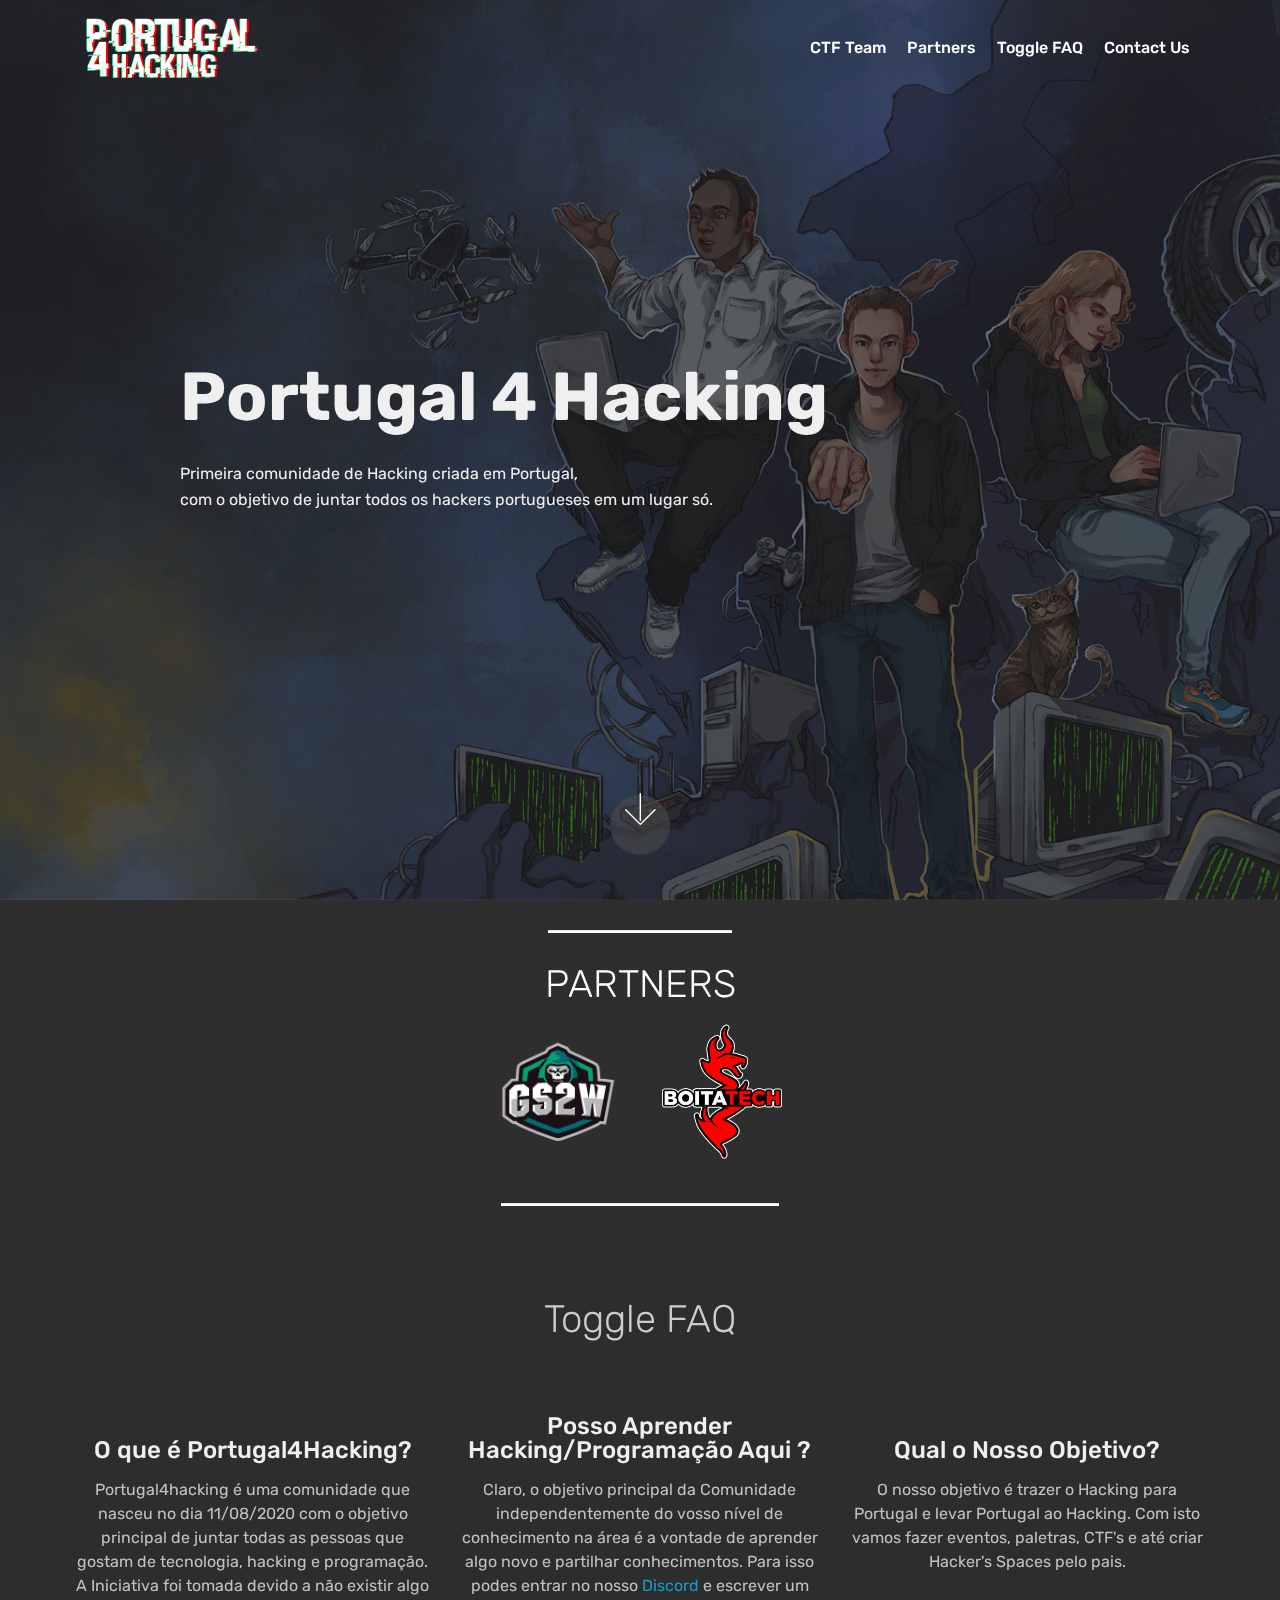
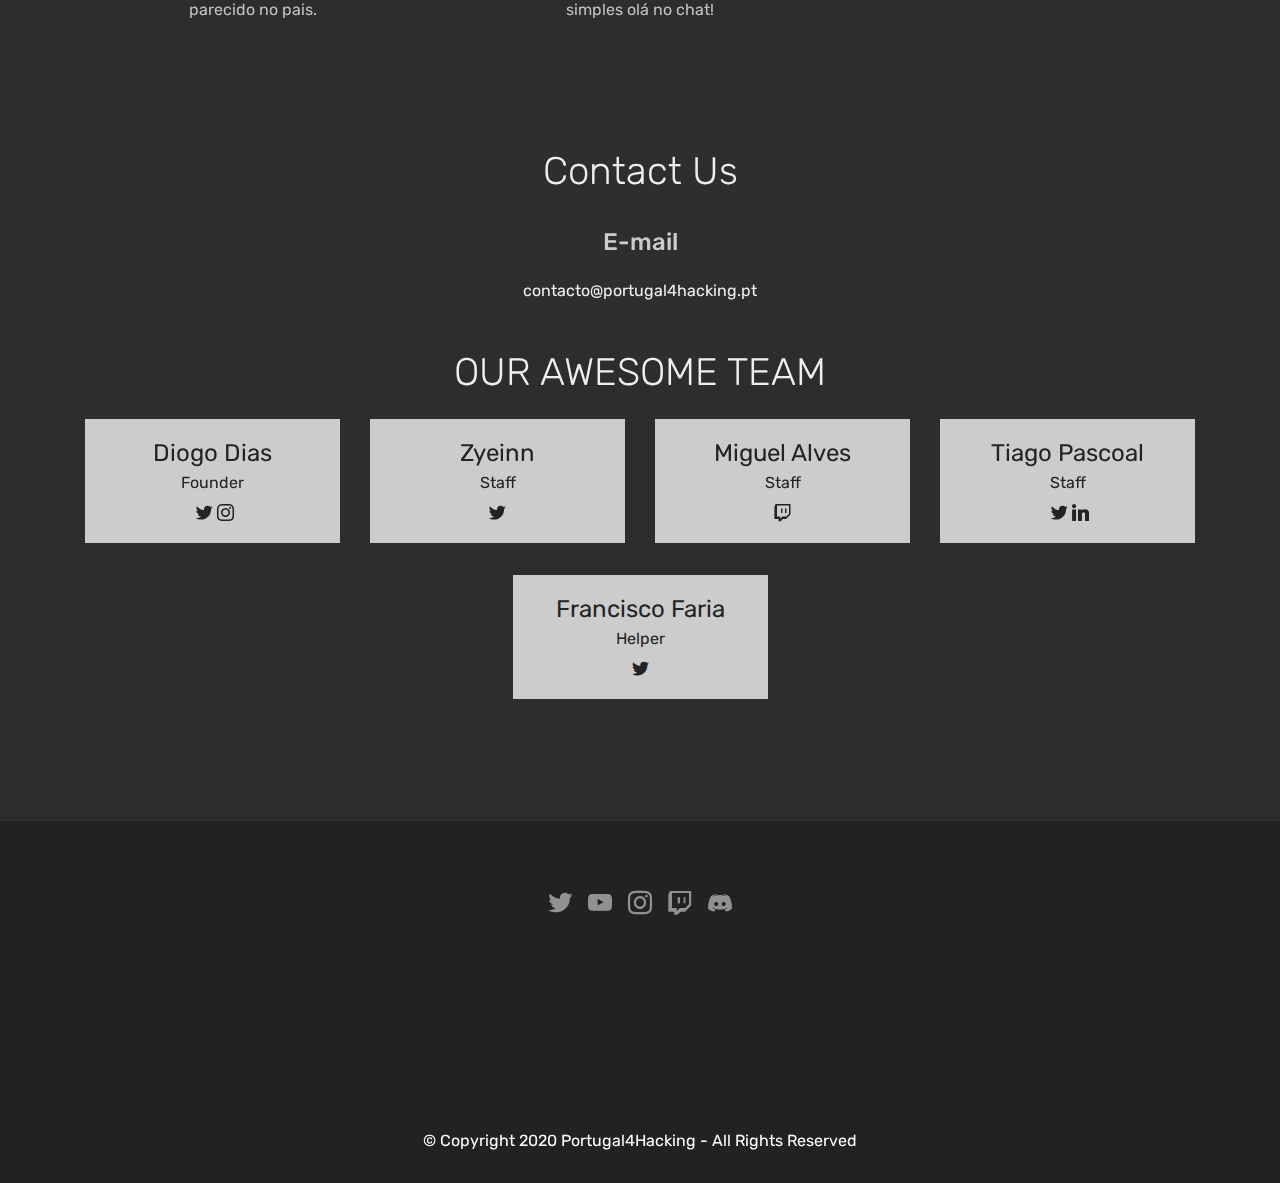
<file: index.html>
<!DOCTYPE html>
<html lang="pt-pt">
<head>
  <meta charset="UTF-8">
  <meta http-equiv="X-UA-Compatible" content="IE=edge">
  <meta name="viewport" content="width=device-width, initial-scale=1, minimum-scale=1">
  <meta name="title" content="Portugal4Hacking - Comunidade de Hacking em Portugal">
  <meta name="description" content="Primeira Comunidade de Hacking em Portugal, Junta-te a Nos">
  <meta name="keywords" content="hacker portugal, portugal4hacking, hacking portugal, pentest, pentest portugal, portugal, Hackers em Portugal, Teste de invsão, ethical hacking">
  <meta name="robots" content="index">
  <meta http-equiv="Content-Type" content="text/html; charset=utf-8">
  <meta name="language" content="Portuguese">
  <meta name="revisit-after" content="1 day">
  <meta name="author" content="Diogo Dias">
  <link rel="shortcut icon" href="assets/images/p4h.png" type="image/x-icon">
  
  <title>Portugal4Hacking</title>
  <link rel="stylesheet" href="css/icons/icons.css">
  <link rel="stylesheet" href="assets/bootstrap/css/bootstrap.min.css">
  <link rel="stylesheet" href="assets/bootstrap/css/bootstrap-grid.min.css">
  <link rel="stylesheet" href="assets/bootstrap/css/bootstrap-reboot.min.css">
  <link rel="stylesheet" href="assets/socicon/css/styles.css">
  <link rel="stylesheet" href="assets/tether/tether.min.css">
  <link rel="stylesheet" href="assets/dropdown/css/style.css">
  <link rel="stylesheet" href="assets/theme/css/style.css">
  <link rel="preload" as="style" href="assets/mobirise/css/mbr-additional.css"><link rel="stylesheet" href="assets/mobirise/css/mbr-additional.css" type="
  text/css">

  <link rel="stylesheet" href="lib/owlcarousel/dist/assets/owl.carousel.min.css">
  <link rel="stylesheet" href="lib/owlcarousel/dist/assets/owl.theme.default.min.css">
  
</head>
<body>
<!-- Cabeçalho -->
  <section class="menu cid-qTkzRZLJNu" once="menu" id="menu1-0">
    <nav class="navbar navbar-expand beta-menu navbar-dropdown align-items-center navbar-fixed-top navbar-toggleable-sm bg-color transparent">
        <div class="menu-logo">
            <div class="navbar-brand">
                <span class="navbar-logo">
                    <a href="index.html">
                         <img src="assets/images/logo.png" title="" style="height: 5.0rem;">
                    </a>
            </div>
        </div>
        <div class="collapse navbar-collapse" id="navbarSupportedContent">
            <ul class="navbar-nav nav-dropdown nav-right" data-app-modern-menu="true">
                <li class="nav-item">
                    <a class="nav-link link text-white display-4" href="https://team.portugal4hacking.pt">
                        CTF Team
                    </a>
                </li>
                <li class="nav-item">
                    <a class="nav-link link text-white display-4" href="index.html#content10-a">
                        Partners
                    </a>
                </li>
                <li class="nav-item">
                    <a class="nav-link link text-white display-4" href="index.html#tabs3-9">
                        Toggle FAQ
                    </a>
                </li>
                <li class="nav-item">
                    <a class="nav-link link text-white display-4" href="index.html#team1-6">
                        Contact Us
                    </a>
                </li>
            </ul>
            
        </div>
    </nav>
</section>
<!-- Fim do Cabeçalho -->
<!-- Primeira Pagina -->
<section class="engine"></section>
<section class="cid-qTkA127IK8 mbr-fullscreen mbr-parallax-background" id="header2-1"> 

    <div class="mbr-overlay" style="opacity: 0.6; background-color: rgb(35, 35, 35);"></div>

    <div class="container align-center">
        <div class="row justify-content-md-center">
            <div class="mbr-white col-md-10">
                <h1 class="mbr-section-title mbr-bold pb-3 mbr-fonts-style display-1">
                    Portugal 4 Hacking</h1>
                
                <p class="mbr-text pb-3 mbr-fonts-style display-7">Primeira comunidade de Hacking criada em Portugal,<br>
                 com o objetivo de juntar todos os hackers portugueses em um lugar só.                                                             </p>
                
            </div>
        </div>
    </div>
    <div class="mbr-arrow hidden-sm-down" aria-hidden="true">
        <a href="#next">
            <i class="mbri-down mbr-iconfont"></i>
        </a>
    </div>
</section>
<!-- Fim da Primeira Pagina -->
<!-- Partners -->
<section class="mbr-section article content10 cid-s7kUIce6CN" id="content10-a">
    <div class="container">
        <div class="inner-container" style="width: 66%;">
            <hr class="line" style="width: 25%;">
            <div class="section-text align-center mbr-white mbr-fonts-style display-2">&nbsp; PARTNERS &nbsp;</div>
                <div class="center_global">
                    <br>
                        <a href="https://gs2win.github.io/" target="_blank"> <img style="float: center; margin: -35px 20px 20px 20px;" src="assets/images/gs2w.png" width="120" /></a>
                        <a href="https://boitatech.com.br/index.html" target="_blank"> <img style="float: center; margin: -35px 20px 20px 20px;" src="assets/images/boitatech.png" width="120" /></a>
                </div>
        </div>
            <br>
            <hr class="line" style="width: 25%;">
        </div>
    </div>
</section>
<!-- Fim dos Partners -->
<!-- Toggle FAQ -->
<section class="tabs3 cid-s7kTrNTrMt" id="tabs3-9">

    <div class="container">
        <h2 class="mbr-section-title align-center pb-3 mbr-fonts-style display-2">Toggle FAQ</h2>  
    </div>

    <div class="container">
        <div class="row px-1">
            <div class="tab-content">
                <div id="tab1" class="tab-pane in active mbr-table" role="tabpanel">
                    <div class="row tab-content-row">
                        <div class="col-xs-12 col-md-6 col-lg-4">
                            
                            <h4 class="mbr-element-title  align-center mbr-fonts-style pb-2 display-5"><br>O que é Portugal4Hacking?</h4>
                            <p class="mbr-section-text  align-center mbr-fonts-style display-7">Portugal4hacking é uma comunidade que nasceu no dia 11/08/2020 com o objetivo principal de juntar todas as pessoas que gostam de tecnologia, hacking e programação. A Iniciativa foi tomada devido a não existir algo parecido no pais.
                                <br>
                                <br>
                            </p>
                        </div>

                        <div class="col-xs-12 col-md-6 col-lg-4">
                            
                            <h4 class="mbr-element-title  align-center mbr-fonts-style pb-2 display-5">
                                Posso Aprender Hacking/Programação Aqui ?</h4>
                            <p class="mbr-section-text  align-center mbr-fonts-style display-7">Claro, o objetivo principal da Comunidade independentemente do vosso nível de conhecimento na área é a vontade de aprender algo novo e partilhar conhecimentos. Para isso podes entrar no nosso <a href=https://discord.gg/BPerjPn>Discord</a> e escrever um simples olá no chat!
                                <br>
                            </p>
                        </div>

                        <div class="col-xs-12 col-md-6 col-lg-4">
                            
                            <h4 class="mbr-element-title  align-center mbr-fonts-style pb-2 display-5"><br>Qual o Nosso Objetivo?</h4>
                            <p class="mbr-section-text  align-center mbr-fonts-style display-7">O nosso objetivo é trazer o Hacking para Portugal e levar Portugal ao Hacking. Com isto vamos fazer eventos, paletras, CTF's e até criar Hacker's Spaces pelo pais.
                                <br>
                                <br>
                            </p>
                        </div>
                    </div>
                </div>
            </div>
        </div>
    </div>
</section>
<!-- Fim Toggle FAQ -->

<section class="mbr-section contacts2 cid-s7qbxDUpCL" id="contacts2-d">
    <div class="container">
        <div class="row">
            <div class="title col-12">
                <h2 class="align-left mbr-fonts-style display-2">Contact Us</h2>
            </div>
            <div class="col-12">
                <div class="row justify-content-center">
                    <div class="col-12 col-md-4">
                        <div class="b b-phone">
                            <h5 class="align-left mbr-fonts-style m-0 display-5">E-mail</h5>
                            <p class="mbr-text align-left mbr-fonts-style display-7">contacto@portugal4hacking.pt</p>
                        </div>
                    </div>
                </div>
            </div>
        </div>
    </div>
</section>

<!-- OUR AWESOME TEAM -->
<section class="team1 cid-s7kPOUO9tT" id="team1-6">
    <div class="container align-center">
        <h2 class="pb-3 mbr-fonts-style mbr-section-title display-2">
            OUR AWESOME TEAM
        </h2>
        <div class="row media-row">
        <div class="team-item col-lg-3 col-md-6">
                <div class="item-caption py-3">
                    <div class="item-name px-2">
                        <p class="mbr-fonts-style display-5">
                           Diogo Dias</p>
                    </div>
                    <div class="item-role px-2">
                        <p>Founder</p>
                    </div>
                    <div class="item-social pt-2">
                        <a href="https://twitter.com/DiasS3715" target="_blank">
                            <span class="p-1 socicon-twitter socicon mbr-iconfont mbr-iconfont-social"></span>
                        </a>
                        <a href="https://www.instagram.com/diogo_dos_dias/" target="_blank">
                            <span class="socicon-instagram socicon mbr-iconfont mbr-iconfont-social"></span>
                        </a>
                    </div>
                </div>
        </div>
            <div class="team-item col-lg-3 col-md-6">
                <div class="item-caption py-3">
                    <div class="item-name px-2">
                        <p class="mbr-fonts-style display-5">
                           Zyeinn</p>
                    </div>
                    <div class="item-role px-2">
                        <p>Staff</p>
                    </div>
                    <div class="item-social pt-2">
                       <a href="https://twitter.com/DogRaposa" target="_blank">
                           <span class="p-1 socicon-twitter socicon mbr-iconfont mbr-iconfont-social"></span>
                       </a>
                    </div>
                </div>
            </div>
            <div class="team-item col-lg-3 col-md-6">
                <div class="item-caption py-3">
                    <div class="item-name px-2">
                        <p class="mbr-fonts-style display-5">
                           Miguel Alves</p>
                    </div>
                    <div class="item-role px-2">
                        <p>Staff</p>
                    </div>
                    <div class="item-social pt-2">
                        <a href="https://twitch.tv/ogguy02" target="_blank">
                            <span class="mbr-iconfont mbr-iconfont-social socicon-twitch socicon"></span>
                        </a>
                    </div>
                </div>
            </div>
            <div class="team-item col-lg-3 col-md-6">
                <div class="item-caption py-3">
                    <div class="item-name px-2">
                        <p class="mbr-fonts-style display-5">
                           Tiago Pascoal</p>
                    </div>
                    <div class="item-role px-2">
                        <p>Staff</p>
                    </div>
                    <div class="item-social pt-2">
                       <a href="https://twitter.com/bs1phc" target="_blank">
                           <span class="p-1 socicon-twitter socicon mbr-iconfont mbr-iconfont-social"></span>
                       </a>
                       <a href="https://www.linkedin.com/in/pascoalcybersecurity/" target="_blank">
                        <span class="socicon-linkedin socicon mbr-iconfont mbr-iconfont-social"></span>
                       </a>
                    </div>
                </div>
            </div>
            <div class="team-item col-lg-3 col-md-6">
                <div class="item-caption py-3">
                    <div class="item-name px-2">
                        <p class="mbr-fonts-style display-5">
                        Francisco Faria</p>
                    </div>
                    <div class="item-role px-2">
                        <p>Helper</p>
                    </div>
                    <div class="item-social pt-2">
                       <a href="https://twitter.com/xicosec" target="_blank">
                           <span class="p-1 socicon-twitter socicon mbr-iconfont mbr-iconfont-social"></span>
                       </a>
                    </div>
                </div>
            </div>
        </div>    
    </div>
</section>
<section once="footers" class="cid-s7kPSMLYyF" id="footer7-7">
<!-- Fim OUR AWESOME TEAM -->
<!-- Rodape -->
    <div class="container">
        <div class="media-container-row align-center mbr-white">
            <div class="row row-links">
                <ul class="foot-menu">
                <li class="foot-menu-item mbr-fonts-style display-7"></li><li class="foot-menu-item mbr-fonts-style display-7"></li><li class="foot-menu-item mbr-fonts-style display-7">&nbsp;&nbsp;</li><li class="foot-menu-item mbr-fonts-style display-7"></li><li class="foot-menu-item mbr-fonts-style display-7">&nbsp; &nbsp; &nbsp; &nbsp; &nbsp; &nbsp; &nbsp;&nbsp;</li></ul>
            </div>
            <div class="row social-row">
                <div class="social-list align-right pb-2">                                 
                <div class="soc-item">
                        <a href="404.html" target="_blank">
                            <span class="socicon-twitter socicon mbr-iconfont mbr-iconfont-social"></span>
                        </a>
                    </div>
                    <div class="soc-item">
                        <a href="404.html" target="_blank">
                            <span class="socicon-youtube socicon mbr-iconfont mbr-iconfont-social"></span>
                        </a>
                    </div>
                    <div class="soc-item">
                        <a href="404.html" target="_blank">
                            <span class="socicon-instagram socicon mbr-iconfont mbr-iconfont-social"></span>
                        </a>
                    </div>
                    <div class="soc-item">
                        <a href="404.html" target="_blank">
                            <span class="mbr-iconfont mbr-iconfont-social socicon-twitch socicon"></span>
                        </a>
                    </div>
                    <div class="soc-item">
                        <a href="https://discord.gg/QpACkEh" target="_blank">
                            <span class="mbr-iconfont mbr-iconfont-social socicon-discord socicon"></span>
                        </a>
                    </div>
                </div>
            </div>
            <iframe src="https://discordapp.com/widget?id=742216874019913838&theme=dark" width="350" height="200" allowtransparency="true" frameborder="0" sandbox="allow-popups allow-popups-to-escape-sandbox allow-same-origin allow-scripts"></iframe>
            <div class="row row-copirayt">
                <p class="mbr-text mb-0 mbr-fonts-style mbr-white align-center display-7">
                    © Copyright 2020 Portugal4Hacking - All Rights Reserved
                </p>
            </div>
        </div>
    </div>
</section>
<!-- Fim do Rodape -->
    
  <script type="lib/owlcarousel/dist/assets/owl.carousel.min.js"></script>
  <script src="js/jquery/jquery.min.js"></script>
  <script src="assets/popper/popper.min.js"></script>
  <script src="assets/bootstrap/js/bootstrap.min.js"></script>
  <script src="assets/smoothscroll/smooth-scroll.js"></script>
  <script src="assets/tether/tether.min.js"></script>
  <script src="assets/touchswipe/jquery.touch-swipe.min.js"></script>
  <script src="assets/parallax/jarallax.min.js"></script>
  <script src="assets/mbr-tabs/mbr-tabs.js"></script>
  <script src="assets/dropdown/js/nav-dropdown.js"></script>
  <script src="assets/dropdown/js/navbar-dropdown.js"></script>
  <script src="assets/theme/js/script.js"></script>
  
</body>
</html>
</file>
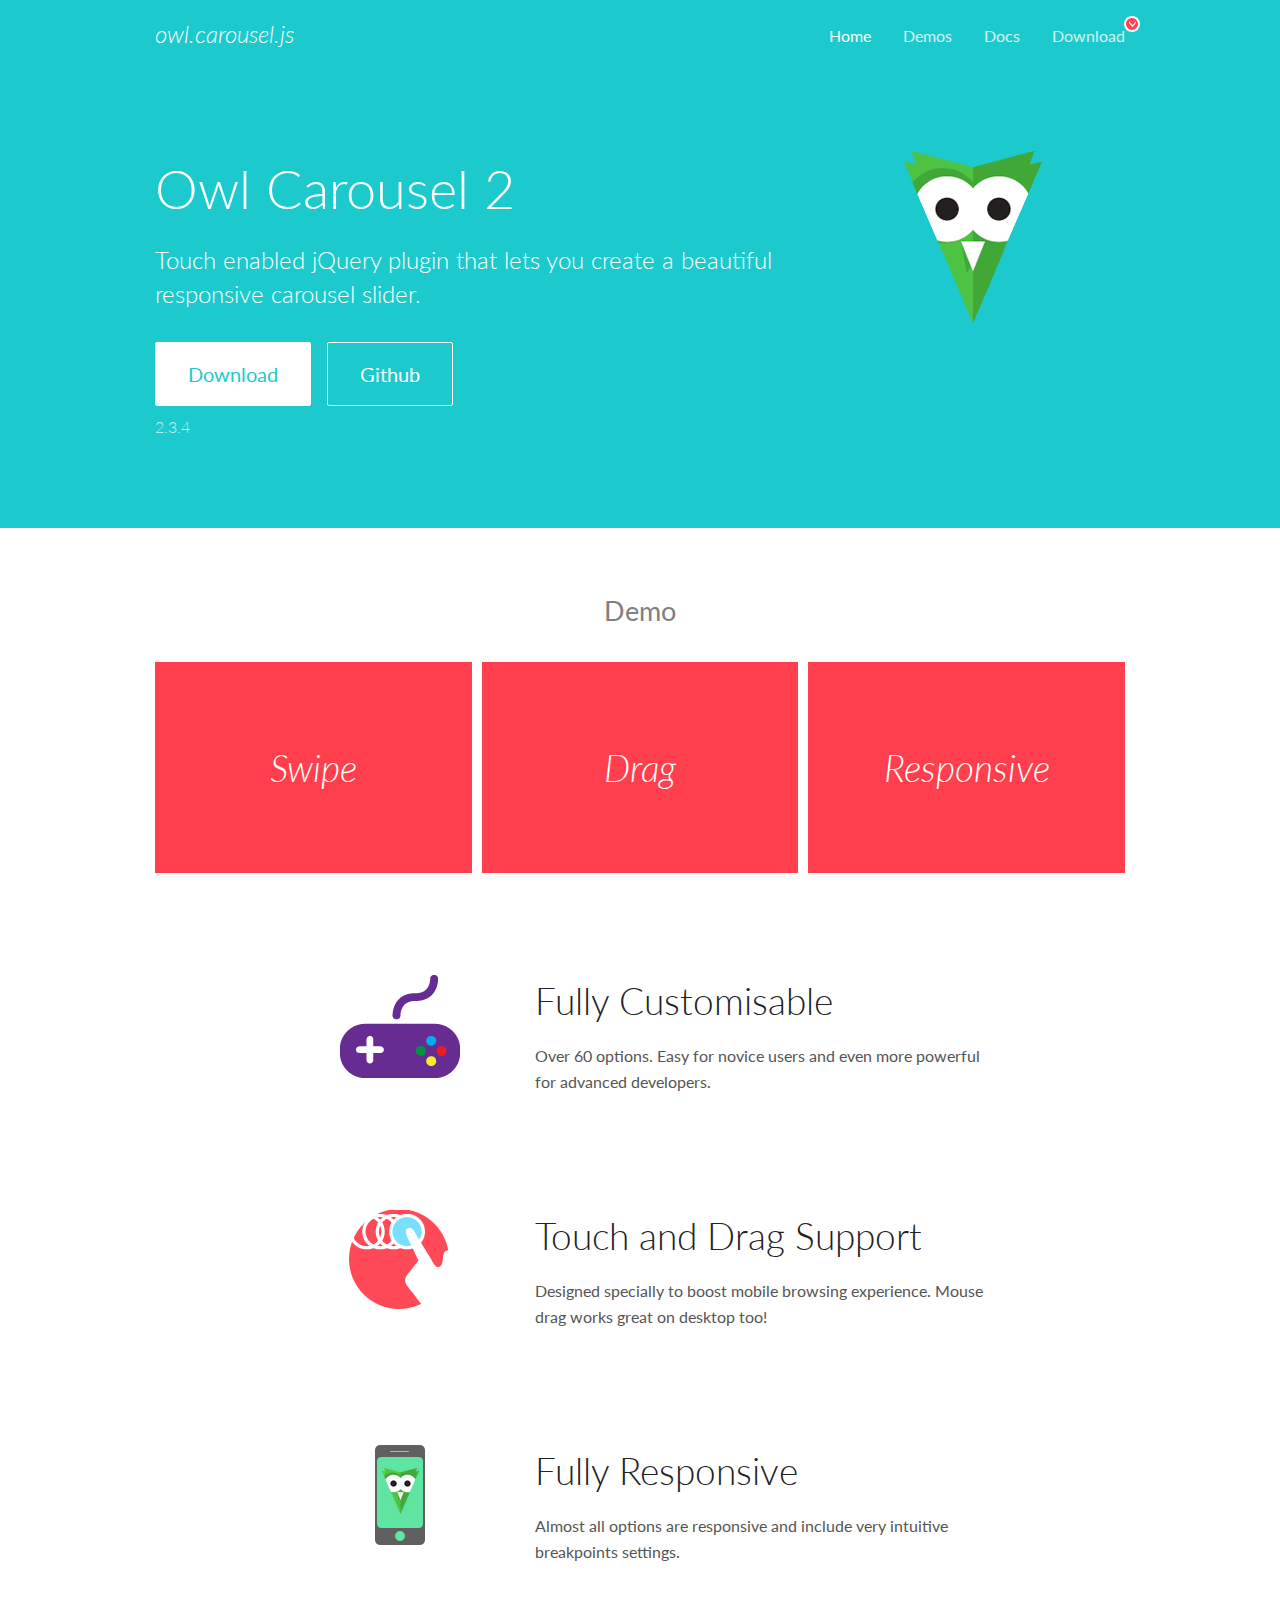
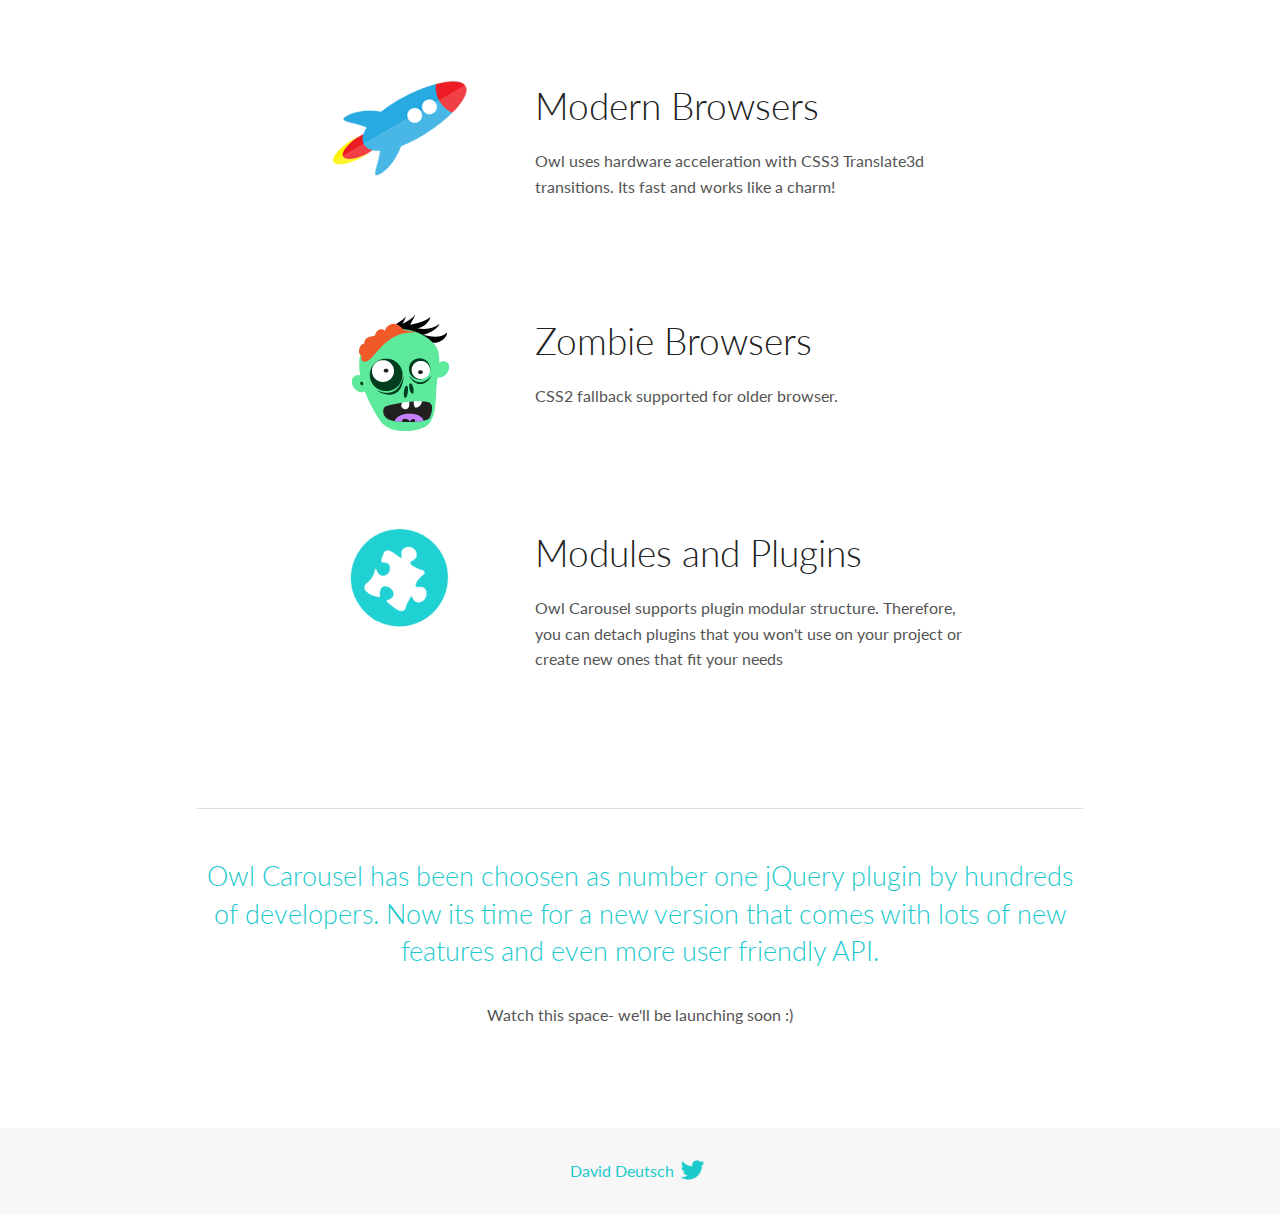
<file: lib/owlcarousel/docs/index.html>
<!DOCTYPE html>
<html lang="en">
  <head>

    <!-- head -->
    <meta charset="utf-8">
    <meta name="msapplication-tap-highlight" content="no" />
    <meta name="viewport" content="width=device-width, initial-scale=1.0" />
    <meta name="description" content="Touch enabled jQuery plugin that lets you create beautiful responsive carousel slider.">
    <meta name="author" content="David Deutsch">
    <title>
      Home | Owl Carousel | 2.3.4
    </title>

    <!-- Stylesheets -->
    <link href='https://fonts.googleapis.com/css?family=Lato:300,400,700,400italic,300italic' rel='stylesheet' type='text/css'>
    <link rel="stylesheet" href="assets/css/docs.theme.min.css">

    <!-- Owl Stylesheets -->
    <link rel="stylesheet" href="assets/owlcarousel/assets/owl.carousel.min.css">
    <link rel="stylesheet" href="assets/owlcarousel/assets/owl.theme.default.min.css">

    <!-- HTML5 shim and Respond.js IE8 support of HTML5 elements and media queries -->

    <!--[if lt IE 9]>
      <script src="https://oss.maxcdn.com/libs/html5shiv/3.7.0/html5shiv.js"></script>
      <script src="https://oss.maxcdn.com/libs/respond.js/1.3.0/respond.min.js"></script>
    <![endif]-->

    <!-- Favicons -->
    <link rel="apple-touch-icon-precomposed" sizes="144x144" href="assets/ico/apple-touch-icon-144-precomposed.png">
    <link rel="shortcut icon" href="assets/ico/favicon.png">
    <link rel="shortcut icon" href="favicon.ico">

    <!-- Yeah i know js should not be in header. Its required for demos.-->

    <!-- javascript -->
    <script src="assets/vendors/jquery.min.js"></script>
    <script src="assets/owlcarousel/owl.carousel.js"></script>
  </head>
  <body>

    <!-- header -->
    <header class="header">
      <div class="row">
        <div class="large-12 columns">
          <div class="brand left">
            <h3>
              <a href="/OwlCarousel2/">owl.carousel.js</a> 
            </h3>
          </div>
          <a id="toggle-nav" class="right">
            <span></span> <span></span> <span></span> 
          </a> 
          <div class="nav-bar">
            <ul class="clearfix">
              <li class="active">
                <a href="/OwlCarousel2/index.html">Home</a> 
              </li>
              <li> <a href="/OwlCarousel2/demos/demos.html">Demos</a>  </li>
              <li> <a href="/OwlCarousel2/docs/started-welcome.html">Docs</a>  </li>
              <li>
                <a href="https://github.com/OwlCarousel2/OwlCarousel2/archive/2.3.4.zip">Download</a> 
                <span class="download"></span> 
              </li>
            </ul>
          </div>
        </div>
      </div>
    </header>

    <!-- home panel -->
    <section id="hero">
      <div class="row">
        <div class="large-8 medium-8 columns">
          <h1>Owl Carousel 2</h1>
          <h4>Touch enabled jQuery plugin that lets you create a beautiful responsive carousel slider.</h4>
          <a href="https://github.com/OwlCarousel2/OwlCarousel2/archive/2.3.4.zip" class="hero-button">Download</a> 
          <a href="https://github.com/OwlCarousel2/OwlCarousel2" class="hero-button outline">Github</a> 
          <p>2.3.4</p>
        </div>
        <div class="large-4 medium-4 columns">
          <img class="owl-logo" src="assets/img/owl-logo.png" alt="mr. Owl">
        </div>
      </div>
    </section>

    <!-- body -->
    <div class="home-demo">
      <div class="row">
        <div class="large-12 columns">
          <h3>Demo</h3>
          <div class="owl-carousel">
            <div class="item">
              <h2>Swipe</h2>
            </div>
            <div class="item">
              <h2>Drag</h2>
            </div>
            <div class="item">
              <h2>Responsive</h2>
            </div>
            <div class="item">
              <h2>CSS3</h2>
            </div>
            <div class="item">
              <h2>Fast</h2>
            </div>
            <div class="item">
              <h2>Easy</h2>
            </div>
            <div class="item">
              <h2>Free</h2>
            </div>
            <div class="item">
              <h2>Upgradable</h2>
            </div>
            <div class="item">
              <h2>Tons of options</h2>
            </div>
            <div class="item">
              <h2>Infinity</h2>
            </div>
            <div class="item">
              <h2>Auto Width</h2>
            </div>
          </div>
        </div>
      </div>
    </div>
    <script>
      var owl = $('.owl-carousel');
      owl.owlCarousel({
        margin: 10,
        loop: true,
        responsive: {
          0: {
            items: 1
          },
          600: {
            items: 2
          },
          1000: {
            items: 3
          }
        }
      })
    </script>

    <!-- features -->
    <div id="features">
      <div class="row">
        <div class="small-12 medium-9 small-centered columns">
          <section class="row feature">
            <div class="medium-4 small-12 columns">
              <img src="assets/img/feature-options.png" alt="">
            </div>
            <div class="medium-8 small-12 columns">
              <h2>Fully Customisable</h2>
              <p>Over 60 options. Easy for novice users and even more powerful for advanced developers.</p>
            </div>
          </section>
          <section class="row feature">
            <div class="medium-4 small-12 columns">
              <img src="assets/img/feature-drag.png" alt="">
            </div>
            <div class="medium-8 small-12 columns">
              <h2>Touch and Drag Support</h2>
              <p>Designed specially to boost mobile browsing experience. Mouse drag works great on desktop too!</p>
            </div>
          </section>
          <section class="row feature">
            <div class="medium-4 small-12 columns">
              <img src="assets/img/feature-responsive.png" alt="">
            </div>
            <div class="medium-8 small-12 columns">
              <h2>Fully Responsive</h2>
              <p>Almost all options are responsive and include very intuitive breakpoints settings.</p>
            </div>
          </section>
          <section class="row feature">
            <div class="medium-4 small-12 columns">
              <img src="assets/img/feature-modern.png" alt="">
            </div>
            <div class="medium-8 small-12 columns">
              <h2>Modern Browsers</h2>
              <p>Owl uses hardware acceleration with CSS3 Translate3d transitions. Its fast and works like a charm! </p>
            </div>
          </section>
          <section class="row feature">
            <div class="medium-4 small-12 columns">
              <img src="assets/img/feature-zombie.png" alt="">
            </div>
            <div class="medium-8 small-12 columns">
              <h2>Zombie Browsers</h2>
              <p>CSS2 fallback supported for older browser.</p>
            </div>
          </section>
          <section class="row feature">
            <div class="medium-4 small-12 columns">
              <img src="assets/img/feature-module.png" alt="">
            </div>
            <div class="medium-8 small-12 columns">
              <h2>Modules and Plugins</h2>
              <p>Owl Carousel supports plugin modular structure. Therefore, you can detach plugins that you won&#x27;t use on your project or create new ones that fit your needs</p>
            </div>
          </section>
        </div>
      </div>
    </div>

    <!-- footer -->
    <section id="teaser-text">
      <div class="row">
        <div class="small-12 medium-11 small-centered columns">
          <hr>
          <h3 id="owl-carousel-has-been-choosen-as-number-one-jquery-plugin-by-hundreds-of-developers-now-its-time-for-a-new-version-that-comes-with-lots-of-new-features-and-even-more-user-friendly-api-">Owl Carousel has been choosen as number one jQuery plugin by hundreds of developers. Now its time for a new version that comes with lots of new features and even more user friendly API.</h3>
          <p>Watch this space- we&#39;ll be launching soon :)</p>
        </div>
      </div>
    </section>

    <!-- footer -->
    <footer class="footer">
      <div class="row">
        <div class="large-12 columns">
          <h5>
            <a href="/OwlCarousel2/docs/support-contact.html">David Deutsch</a> 
            <a id="custom-tweet-button" href="https://twitter.com/share?url=https://github.com/OwlCarousel2/OwlCarousel2&text=Owl Carousel - This is so awesome! " target="_blank"></a> 
          </h5>
        </div>
      </div>
    </footer>

    <!-- vendors -->
    <script src="assets/vendors/highlight.js"></script>
    <script src="assets/js/app.js"></script>
  </body>
</html>
</file>
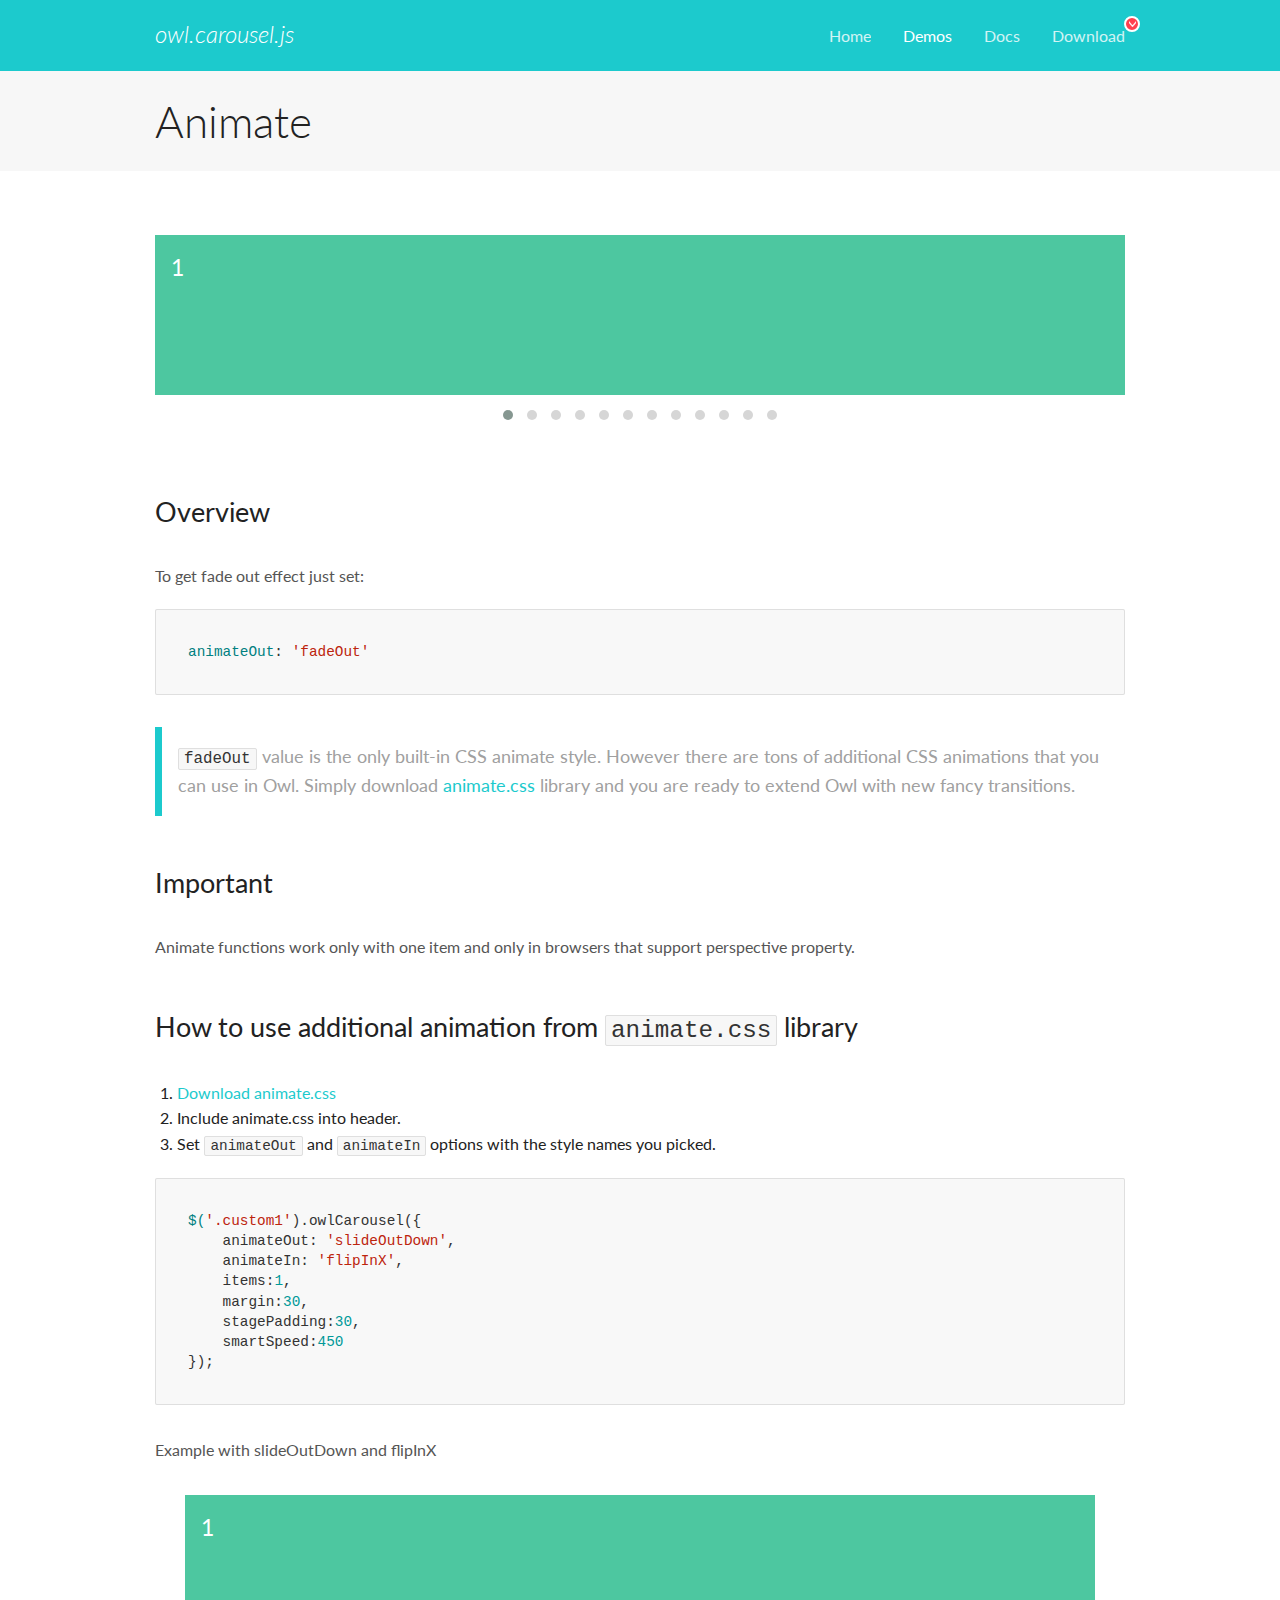
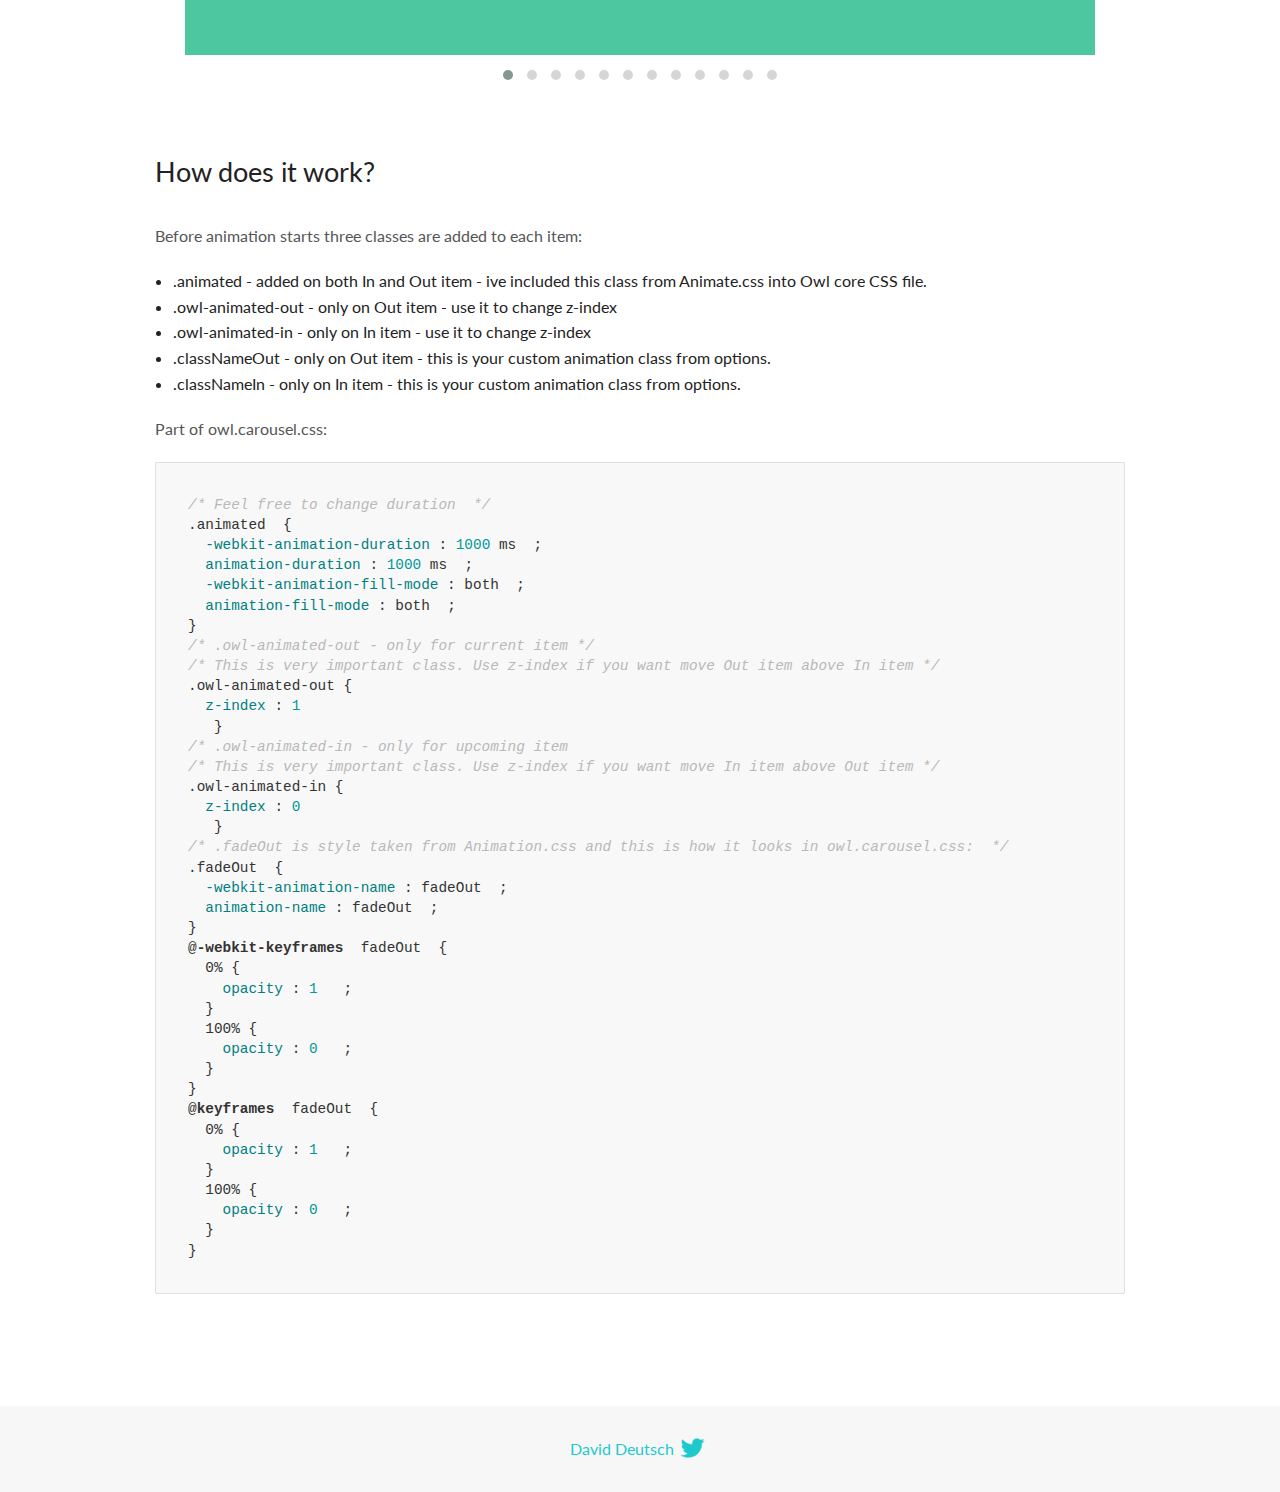
<file: lib/owlcarousel/docs/demos/animate.html>
<!DOCTYPE html>
<html lang="en">
  <head>

    <!-- head -->
    <meta charset="utf-8">
    <meta name="msapplication-tap-highlight" content="no" />
    <meta name="viewport" content="width=device-width, initial-scale=1.0" />
    <meta name="description" content="Animate carousel">
    <meta name="author" content="David Deutsch">
    <title>
      Animate Demo | Owl Carousel | 2.3.4
    </title>

    <!-- Stylesheets -->
    <link href='https://fonts.googleapis.com/css?family=Lato:300,400,700,400italic,300italic' rel='stylesheet' type='text/css'>
    <link rel="stylesheet" href="../assets/css/docs.theme.min.css">

    <!-- Owl Stylesheets -->
    <link rel="stylesheet" href="../assets/owlcarousel/assets/owl.carousel.min.css">
    <link rel="stylesheet" href="../assets/owlcarousel/assets/owl.theme.default.min.css">

    <!-- HTML5 shim and Respond.js IE8 support of HTML5 elements and media queries -->

    <!--[if lt IE 9]>
      <script src="https://oss.maxcdn.com/libs/html5shiv/3.7.0/html5shiv.js"></script>
      <script src="https://oss.maxcdn.com/libs/respond.js/1.3.0/respond.min.js"></script>
    <![endif]-->

    <!-- Favicons -->
    <link rel="apple-touch-icon-precomposed" sizes="144x144" href="../assets/ico/apple-touch-icon-144-precomposed.png">
    <link rel="shortcut icon" href="../assets/ico/favicon.png">
    <link rel="shortcut icon" href="favicon.ico">

    <!-- Yeah i know js should not be in header. Its required for demos.-->

    <!-- javascript -->
    <script src="../assets/vendors/jquery.min.js"></script>
    <script src="../assets/owlcarousel/owl.carousel.js"></script>
  </head>
  <body>

    <!-- header -->
    <header class="header">
      <div class="row">
        <div class="large-12 columns">
          <div class="brand left">
            <h3>
              <a href="/OwlCarousel2/">owl.carousel.js</a> 
            </h3>
          </div>
          <a id="toggle-nav" class="right">
            <span></span> <span></span> <span></span> 
          </a> 
          <div class="nav-bar">
            <ul class="clearfix">
              <li> <a href="/OwlCarousel2/index.html">Home</a>  </li>
              <li class="active">
                <a href="/OwlCarousel2/demos/demos.html">Demos</a> 
              </li>
              <li> <a href="/OwlCarousel2/docs/started-welcome.html">Docs</a>  </li>
              <li>
                <a href="https://github.com/OwlCarousel2/OwlCarousel2/archive/2.3.4.zip">Download</a> 
                <span class="download"></span> 
              </li>
            </ul>
          </div>
        </div>
      </div>
    </header>

    <!-- title -->
    <section class="title">
      <div class="row">
        <div class="large-12 columns">
          <h1>Animate</h1>
        </div>
      </div>
    </section>

    <!--  Demos -->
    <section id="demos">
      <div class="row">
        <div class="large-12 columns">
          <div class="fadeOut owl-carousel owl-theme">
            <div class="item">
              <h4>1</h4>
            </div>
            <div class="item">
              <h4>2</h4>
            </div>
            <div class="item">
              <h4>3</h4>
            </div>
            <div class="item">
              <h4>4</h4>
            </div>
            <div class="item">
              <h4>5</h4>
            </div>
            <div class="item">
              <h4>6</h4>
            </div>
            <div class="item">
              <h4>7</h4>
            </div>
            <div class="item">
              <h4>8</h4>
            </div>
            <div class="item">
              <h4>9</h4>
            </div>
            <div class="item">
              <h4>10</h4>
            </div>
            <div class="item">
              <h4>11</h4>
            </div>
            <div class="item">
              <h4>12</h4>
            </div>
          </div>
          <h3 id="overview">Overview</h3>
          <p>To get fade out effect just set:</p>
          <pre><code>animateOut: &#39;fadeOut&#39;</code></pre>
          <blockquote>
            <p><code>fadeOut</code> value is the only built-in CSS animate style. However there are tons of additional CSS animations that you can use in Owl. Simply download
              <a href="https://daneden.github.io/animate.css/">animate.css</a>  library and you are ready to extend Owl with new fancy transitions.</p>
          </blockquote>
          <h3 id="important">Important</h3>
          <p>Animate functions work only with one item and only in browsers that support perspective property.</p>
          <h3 id="how-to-use-additional-animation-from-animate-css-library">How to use additional animation from <code>animate.css</code> library</h3>
          <ol>
            <li> <a href="https://daneden.github.io/animate.css/">Download animate.css</a>  </li>
            <li>Include animate.css into header.</li>
            <li>Set <code>animateOut</code> and <code>animateIn</code> options with the style names you picked.</li>
          </ol>
          <pre><code>$(&#39;.custom1&#39;).owlCarousel({
    animateOut: &#39;slideOutDown&#39;,
    animateIn: &#39;flipInX&#39;,
    items:1,
    margin:30,
    stagePadding:30,
    smartSpeed:450
});</code></pre>
          <p>Example with slideOutDown and flipInX</p>
          <div class="custom1 owl-carousel owl-theme">
            <div class="item">
              <h4>1</h4>
            </div>
            <div class="item">
              <h4>2</h4>
            </div>
            <div class="item">
              <h4>3</h4>
            </div>
            <div class="item">
              <h4>4</h4>
            </div>
            <div class="item">
              <h4>5</h4>
            </div>
            <div class="item">
              <h4>6</h4>
            </div>
            <div class="item">
              <h4>7</h4>
            </div>
            <div class="item">
              <h4>8</h4>
            </div>
            <div class="item">
              <h4>9</h4>
            </div>
            <div class="item">
              <h4>10</h4>
            </div>
            <div class="item">
              <h4>11</h4>
            </div>
            <div class="item">
              <h4>12</h4>
            </div>
          </div>
          <h3 id="how-does-it-work-">How does it work?</h3>
          <p>Before animation starts three classes are added to each item:</p>
          <ul>
            <li>.animated - added on both In and Out item - ive included this class from Animate.css into Owl core CSS file.</li>
            <li>.owl-animated-out - only on Out item - use it to change z-index</li>
            <li>.owl-animated-in - only on In item - use it to change z-index</li>
            <li>.classNameOut - only on Out item - this is your custom animation class from options.</li>
            <li>.classNameIn - only on In item - this is your custom animation class from options.</li>
          </ul>
          <p>Part of owl.carousel.css:</p>
          <pre><code class="language-css"><span class="comment">/* Feel free to change duration  */</span> 
<span class="class">.animated</span>  <span class="rules">{
  <span class="rule"><span class="attribute">-webkit-animation-duration</span> :<span class="value"> <span class="number">1000</span> ms</span> </span> ;
  <span class="rule"><span class="attribute">animation-duration</span> :<span class="value"> <span class="number">1000</span> ms</span> </span> ;
  <span class="rule"><span class="attribute">-webkit-animation-fill-mode</span> :<span class="value"> both</span> </span> ;
  <span class="rule"><span class="attribute">animation-fill-mode</span> :<span class="value"> both</span> </span> ;
<span class="rule">}</span> </span> 
<span class="comment">/* .owl-animated-out - only for current item */</span> 
<span class="comment">/* This is very important class. Use z-index if you want move Out item above In item */</span> 
<span class="class">.owl-animated-out</span> <span class="rules">{
  <span class="rule"><span class="attribute">z-index</span> :<span class="value"> <span class="number">1</span> 
</span> </span> </span> }
<span class="comment">/* .owl-animated-in - only for upcoming item
/* This is very important class. Use z-index if you want move In item above Out item */</span> 
<span class="class">.owl-animated-in</span> <span class="rules">{
  <span class="rule"><span class="attribute">z-index</span> :<span class="value"> <span class="number">0</span> 
</span> </span> </span> }
<span class="comment">/* .fadeOut is style taken from Animation.css and this is how it looks in owl.carousel.css:  */</span> 
<span class="class">.fadeOut</span>  <span class="rules">{
  <span class="rule"><span class="attribute">-webkit-animation-name</span> :<span class="value"> fadeOut</span> </span> ;
  <span class="rule"><span class="attribute">animation-name</span> :<span class="value"> fadeOut</span> </span> ;
<span class="rule">}</span> </span> 
<span class="at_rule">@<span class="keyword">-webkit-keyframes</span>  fadeOut </span> {
  0% <span class="rules">{
    <span class="rule"><span class="attribute">opacity</span> :<span class="value"> <span class="number">1</span> </span> </span> ;
  <span class="rule">}</span> </span> 
  100% <span class="rules">{
    <span class="rule"><span class="attribute">opacity</span> :<span class="value"> <span class="number">0</span> </span> </span> ;
  <span class="rule">}</span> </span> 
}
<span class="at_rule">@<span class="keyword">keyframes</span>  fadeOut </span> {
  0% <span class="rules">{
    <span class="rule"><span class="attribute">opacity</span> :<span class="value"> <span class="number">1</span> </span> </span> ;
  <span class="rule">}</span> </span> 
  100% <span class="rules">{
    <span class="rule"><span class="attribute">opacity</span> :<span class="value"> <span class="number">0</span> </span> </span> ;
  <span class="rule">}</span> </span> 
}</code></pre>
          <link rel="stylesheet" href="../assets/css/animate.css">
          <script>
            jQuery(document).ready(function($) {
              $('.fadeOut').owlCarousel({
                items: 1,
                animateOut: 'fadeOut',
                loop: true,
                margin: 10,
              });
              $('.custom1').owlCarousel({
                animateOut: 'slideOutDown',
                animateIn: 'flipInX',
                items: 1,
                margin: 30,
                stagePadding: 30,
                smartSpeed: 450
              });
            });
          </script>
        </div>
      </div>
    </section>

    <!-- footer -->
    <footer class="footer">
      <div class="row">
        <div class="large-12 columns">
          <h5>
            <a href="/OwlCarousel2/docs/support-contact.html">David Deutsch</a> 
            <a id="custom-tweet-button" href="https://twitter.com/share?url=https://github.com/OwlCarousel2/OwlCarousel2&text=Owl Carousel - This is so awesome! " target="_blank"></a> 
          </h5>
        </div>
      </div>
    </footer>

    <!-- vendors -->
    <script src="../assets/vendors/highlight.js"></script>
    <script src="../assets/js/app.js"></script>
  </body>
</html>
</file>
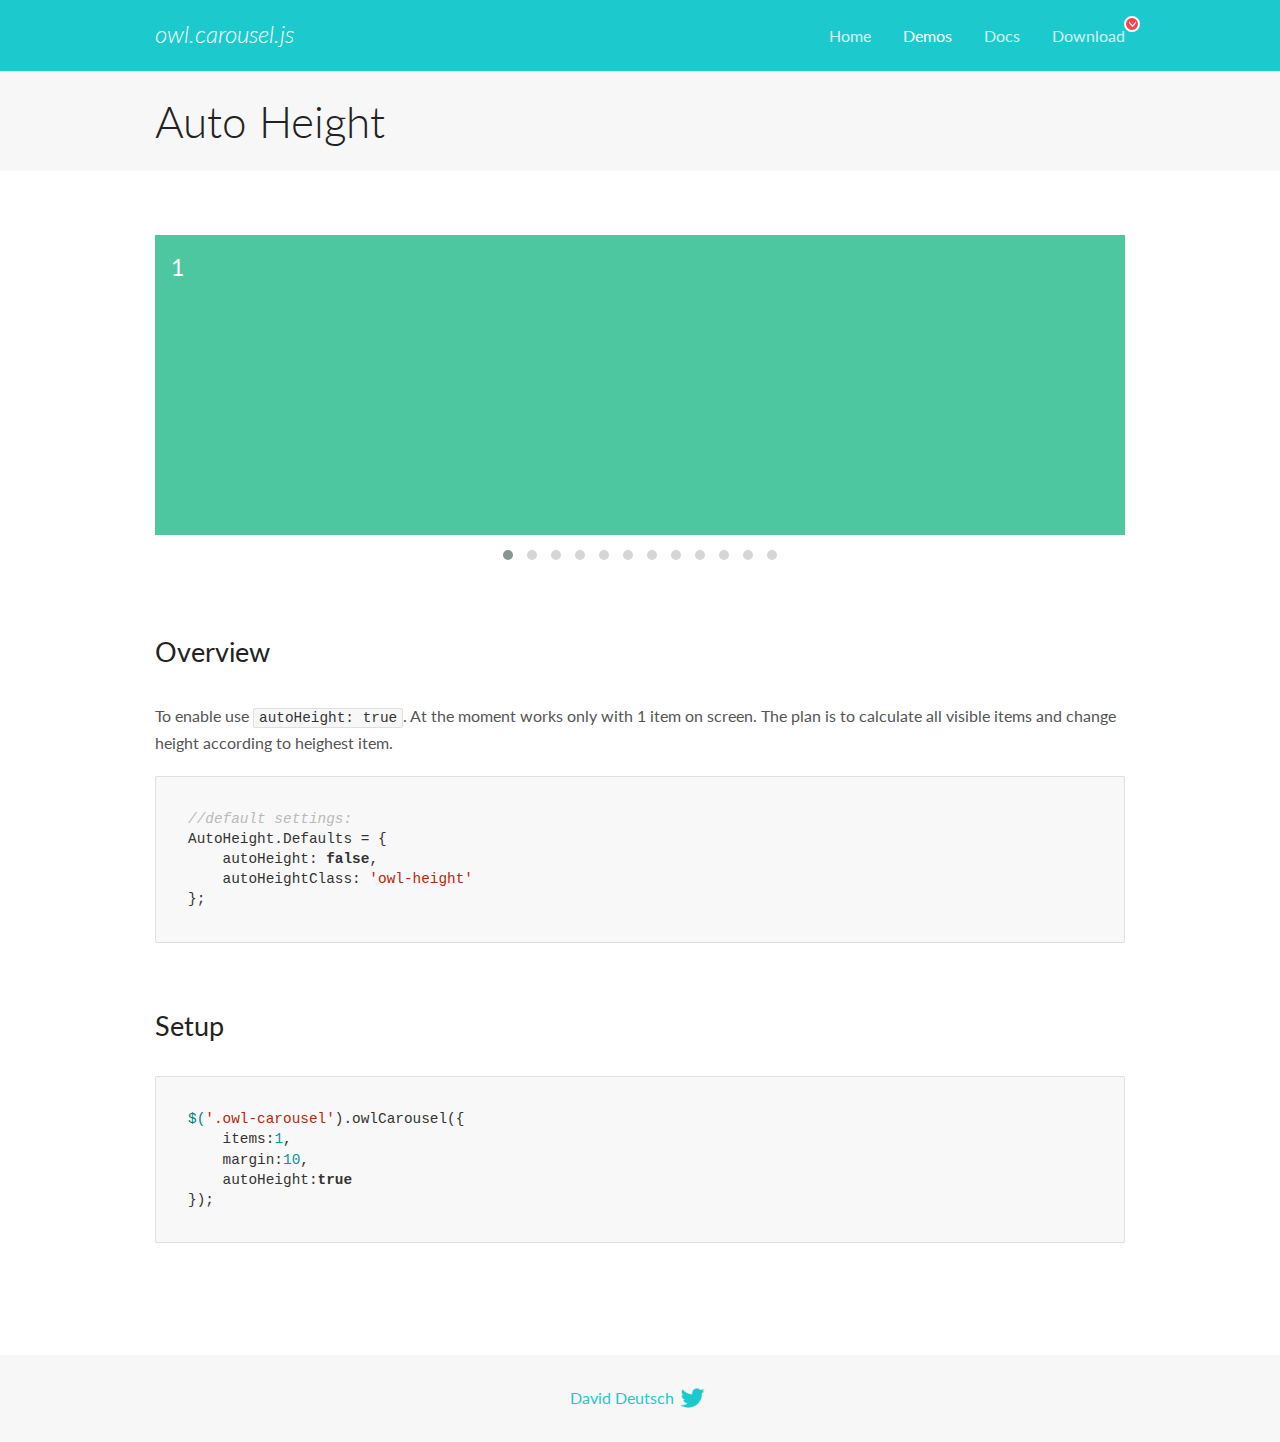
<file: lib/owlcarousel/docs/demos/autoheight.html>
<!DOCTYPE html>
<html lang="en">
  <head>

    <!-- head -->
    <meta charset="utf-8">
    <meta name="msapplication-tap-highlight" content="no" />
    <meta name="viewport" content="width=device-width, initial-scale=1.0" />
    <meta name="description" content="autoHeight usage demo">
    <meta name="author" content="David Deutsch">
    <title>
      Auto Height Demo | Owl Carousel | 2.3.4
    </title>

    <!-- Stylesheets -->
    <link href='https://fonts.googleapis.com/css?family=Lato:300,400,700,400italic,300italic' rel='stylesheet' type='text/css'>
    <link rel="stylesheet" href="../assets/css/docs.theme.min.css">

    <!-- Owl Stylesheets -->
    <link rel="stylesheet" href="../assets/owlcarousel/assets/owl.carousel.min.css">
    <link rel="stylesheet" href="../assets/owlcarousel/assets/owl.theme.default.min.css">

    <!-- HTML5 shim and Respond.js IE8 support of HTML5 elements and media queries -->

    <!--[if lt IE 9]>
      <script src="https://oss.maxcdn.com/libs/html5shiv/3.7.0/html5shiv.js"></script>
      <script src="https://oss.maxcdn.com/libs/respond.js/1.3.0/respond.min.js"></script>
    <![endif]-->

    <!-- Favicons -->
    <link rel="apple-touch-icon-precomposed" sizes="144x144" href="../assets/ico/apple-touch-icon-144-precomposed.png">
    <link rel="shortcut icon" href="../assets/ico/favicon.png">
    <link rel="shortcut icon" href="favicon.ico">

    <!-- Yeah i know js should not be in header. Its required for demos.-->

    <!-- javascript -->
    <script src="../assets/vendors/jquery.min.js"></script>
    <script src="../assets/owlcarousel/owl.carousel.js"></script>
  </head>
  <body>

    <!-- header -->
    <header class="header">
      <div class="row">
        <div class="large-12 columns">
          <div class="brand left">
            <h3>
              <a href="/OwlCarousel2/">owl.carousel.js</a> 
            </h3>
          </div>
          <a id="toggle-nav" class="right">
            <span></span> <span></span> <span></span> 
          </a> 
          <div class="nav-bar">
            <ul class="clearfix">
              <li> <a href="/OwlCarousel2/index.html">Home</a>  </li>
              <li class="active">
                <a href="/OwlCarousel2/demos/demos.html">Demos</a> 
              </li>
              <li> <a href="/OwlCarousel2/docs/started-welcome.html">Docs</a>  </li>
              <li>
                <a href="https://github.com/OwlCarousel2/OwlCarousel2/archive/2.3.4.zip">Download</a> 
                <span class="download"></span> 
              </li>
            </ul>
          </div>
        </div>
      </div>
    </header>

    <!-- title -->
    <section class="title">
      <div class="row">
        <div class="large-12 columns">
          <h1>Auto Height</h1>
        </div>
      </div>
    </section>

    <!--  Demos -->
    <section id="demos">
      <div class="row">
        <div class="large-12 columns">
          <div class="owl-carousel owl-theme">
            <div class="item" style="height:300px">
              <h4>1</h4>
            </div>
            <div class="item" style="height:100px">
              <h4>2</h4>
            </div>
            <div class="item" style="height:500px">
              <h4>3</h4>
            </div>
            <div class="item" style="height:250px">
              <h4>4</h4>
            </div>
            <div class="item" style="height:400px">
              <h4>5</h4>
            </div>
            <div class="item" style="height:500px">
              <h4>6</h4>
            </div>
            <div class="item" style="height:600px">
              <h4>7</h4>
            </div>
            <div class="item" style="height:400px">
              <h4>8</h4>
            </div>
            <div class="item" style="height:300px">
              <h4>9</h4>
            </div>
            <div class="item" style="height:350px">
              <h4>10</h4>
            </div>
            <div class="item" style="height:200px">
              <h4>11</h4>
            </div>
            <div class="item" style="height:150px">
              <h4>12</h4>
            </div>
          </div>
          <h3 id="overview">Overview</h3>
          <p>To enable use <code>autoHeight: true</code>. At the moment works only with 1 item on screen. The plan is to calculate all visible items and change height according to heighest item.</p>
          <pre><code>//default settings:
AutoHeight.Defaults = {
    autoHeight: false,
    autoHeightClass: &#39;owl-height&#39;
};</code></pre>
          <h3 id="setup">Setup</h3>
          <pre><code>$(&#39;.owl-carousel&#39;).owlCarousel({
    items:1,
    margin:10,
    autoHeight:true
});</code></pre>
          <script>
            $(document).ready(function() {
              $('.owl-carousel').owlCarousel({
                items: 1,
                margin: 10,
                autoHeight: true
              });
            })
          </script>
        </div>
      </div>
    </section>

    <!-- footer -->
    <footer class="footer">
      <div class="row">
        <div class="large-12 columns">
          <h5>
            <a href="/OwlCarousel2/docs/support-contact.html">David Deutsch</a> 
            <a id="custom-tweet-button" href="https://twitter.com/share?url=https://github.com/OwlCarousel2/OwlCarousel2&text=Owl Carousel - This is so awesome! " target="_blank"></a> 
          </h5>
        </div>
      </div>
    </footer>

    <!-- vendors -->
    <script src="../assets/vendors/highlight.js"></script>
    <script src="../assets/js/app.js"></script>
  </body>
</html>
</file>
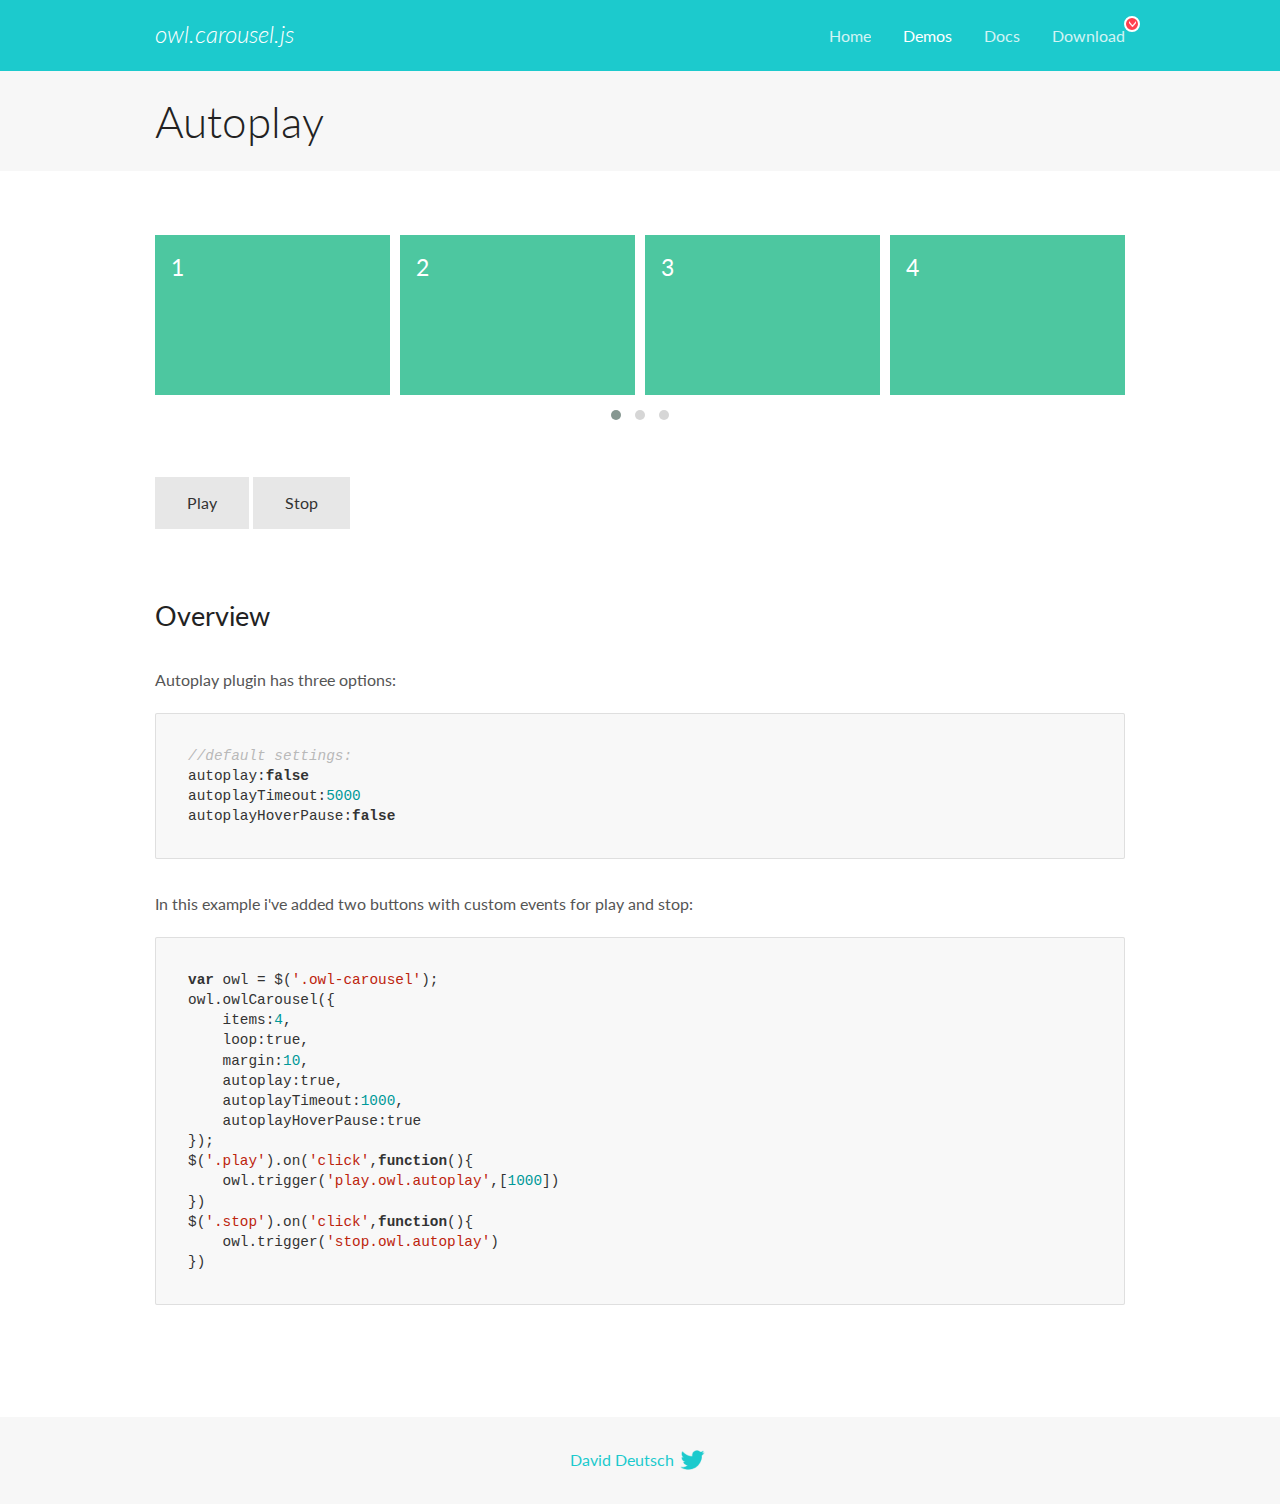
<file: lib/owlcarousel/docs/demos/autoplay.html>
<!DOCTYPE html>
<html lang="en">
  <head>

    <!-- head -->
    <meta charset="utf-8">
    <meta name="msapplication-tap-highlight" content="no" />
    <meta name="viewport" content="width=device-width, initial-scale=1.0" />
    <meta name="description" content="Autoplay usage demo">
    <meta name="author" content="David Deutsch">
    <title>
      Autoplay Demo | Owl Carousel | 2.3.4
    </title>

    <!-- Stylesheets -->
    <link href='https://fonts.googleapis.com/css?family=Lato:300,400,700,400italic,300italic' rel='stylesheet' type='text/css'>
    <link rel="stylesheet" href="../assets/css/docs.theme.min.css">

    <!-- Owl Stylesheets -->
    <link rel="stylesheet" href="../assets/owlcarousel/assets/owl.carousel.min.css">
    <link rel="stylesheet" href="../assets/owlcarousel/assets/owl.theme.default.min.css">

    <!-- HTML5 shim and Respond.js IE8 support of HTML5 elements and media queries -->

    <!--[if lt IE 9]>
      <script src="https://oss.maxcdn.com/libs/html5shiv/3.7.0/html5shiv.js"></script>
      <script src="https://oss.maxcdn.com/libs/respond.js/1.3.0/respond.min.js"></script>
    <![endif]-->

    <!-- Favicons -->
    <link rel="apple-touch-icon-precomposed" sizes="144x144" href="../assets/ico/apple-touch-icon-144-precomposed.png">
    <link rel="shortcut icon" href="../assets/ico/favicon.png">
    <link rel="shortcut icon" href="favicon.ico">

    <!-- Yeah i know js should not be in header. Its required for demos.-->

    <!-- javascript -->
    <script src="../assets/vendors/jquery.min.js"></script>
    <script src="../assets/owlcarousel/owl.carousel.js"></script>
  </head>
  <body>

    <!-- header -->
    <header class="header">
      <div class="row">
        <div class="large-12 columns">
          <div class="brand left">
            <h3>
              <a href="/OwlCarousel2/">owl.carousel.js</a> 
            </h3>
          </div>
          <a id="toggle-nav" class="right">
            <span></span> <span></span> <span></span> 
          </a> 
          <div class="nav-bar">
            <ul class="clearfix">
              <li> <a href="/OwlCarousel2/index.html">Home</a>  </li>
              <li class="active">
                <a href="/OwlCarousel2/demos/demos.html">Demos</a> 
              </li>
              <li> <a href="/OwlCarousel2/docs/started-welcome.html">Docs</a>  </li>
              <li>
                <a href="https://github.com/OwlCarousel2/OwlCarousel2/archive/2.3.4.zip">Download</a> 
                <span class="download"></span> 
              </li>
            </ul>
          </div>
        </div>
      </div>
    </header>

    <!-- title -->
    <section class="title">
      <div class="row">
        <div class="large-12 columns">
          <h1>Autoplay</h1>
        </div>
      </div>
    </section>

    <!--  Demos -->
    <section id="demos">
      <div class="row">
        <div class="large-12 columns">
          <div class="owl-carousel owl-theme">
            <div class="item">
              <h4>1</h4>
            </div>
            <div class="item">
              <h4>2</h4>
            </div>
            <div class="item">
              <h4>3</h4>
            </div>
            <div class="item">
              <h4>4</h4>
            </div>
            <div class="item">
              <h4>5</h4>
            </div>
            <div class="item">
              <h4>6</h4>
            </div>
            <div class="item">
              <h4>7</h4>
            </div>
            <div class="item">
              <h4>8</h4>
            </div>
            <div class="item">
              <h4>9</h4>
            </div>
            <div class="item">
              <h4>10</h4>
            </div>
            <div class="item">
              <h4>11</h4>
            </div>
            <div class="item">
              <h4>12</h4>
            </div>
          </div>
          <a class="button secondary play">Play</a> 
          <a class="button secondary stop">Stop</a> 
          <h3 id="overview">Overview</h3>
          <p>Autoplay plugin has three options:</p>
          <pre><code>//default settings:
autoplay:false
autoplayTimeout:5000
autoplayHoverPause:false</code></pre>
          <p>In this example i&#39;ve added two buttons with custom events for play and stop:</p>
          <pre><code>var owl = $(&#39;.owl-carousel&#39;);
owl.owlCarousel({
    items:4,
    loop:true,
    margin:10,
    autoplay:true,
    autoplayTimeout:1000,
    autoplayHoverPause:true
});
$(&#39;.play&#39;).on(&#39;click&#39;,function(){
    owl.trigger(&#39;play.owl.autoplay&#39;,[1000])
})
$(&#39;.stop&#39;).on(&#39;click&#39;,function(){
    owl.trigger(&#39;stop.owl.autoplay&#39;)
})</code></pre>
          <script>
            $(document).ready(function() {
              var owl = $('.owl-carousel');
              owl.owlCarousel({
                items: 4,
                loop: true,
                margin: 10,
                autoplay: true,
                autoplayTimeout: 1000,
                autoplayHoverPause: true
              });
              $('.play').on('click', function() {
                owl.trigger('play.owl.autoplay', [1000])
              })
              $('.stop').on('click', function() {
                owl.trigger('stop.owl.autoplay')
              })
            })
          </script>
        </div>
      </div>
    </section>

    <!-- footer -->
    <footer class="footer">
      <div class="row">
        <div class="large-12 columns">
          <h5>
            <a href="/OwlCarousel2/docs/support-contact.html">David Deutsch</a> 
            <a id="custom-tweet-button" href="https://twitter.com/share?url=https://github.com/OwlCarousel2/OwlCarousel2&text=Owl Carousel - This is so awesome! " target="_blank"></a> 
          </h5>
        </div>
      </div>
    </footer>

    <!-- vendors -->
    <script src="../assets/vendors/highlight.js"></script>
    <script src="../assets/js/app.js"></script>
  </body>
</html>
</file>
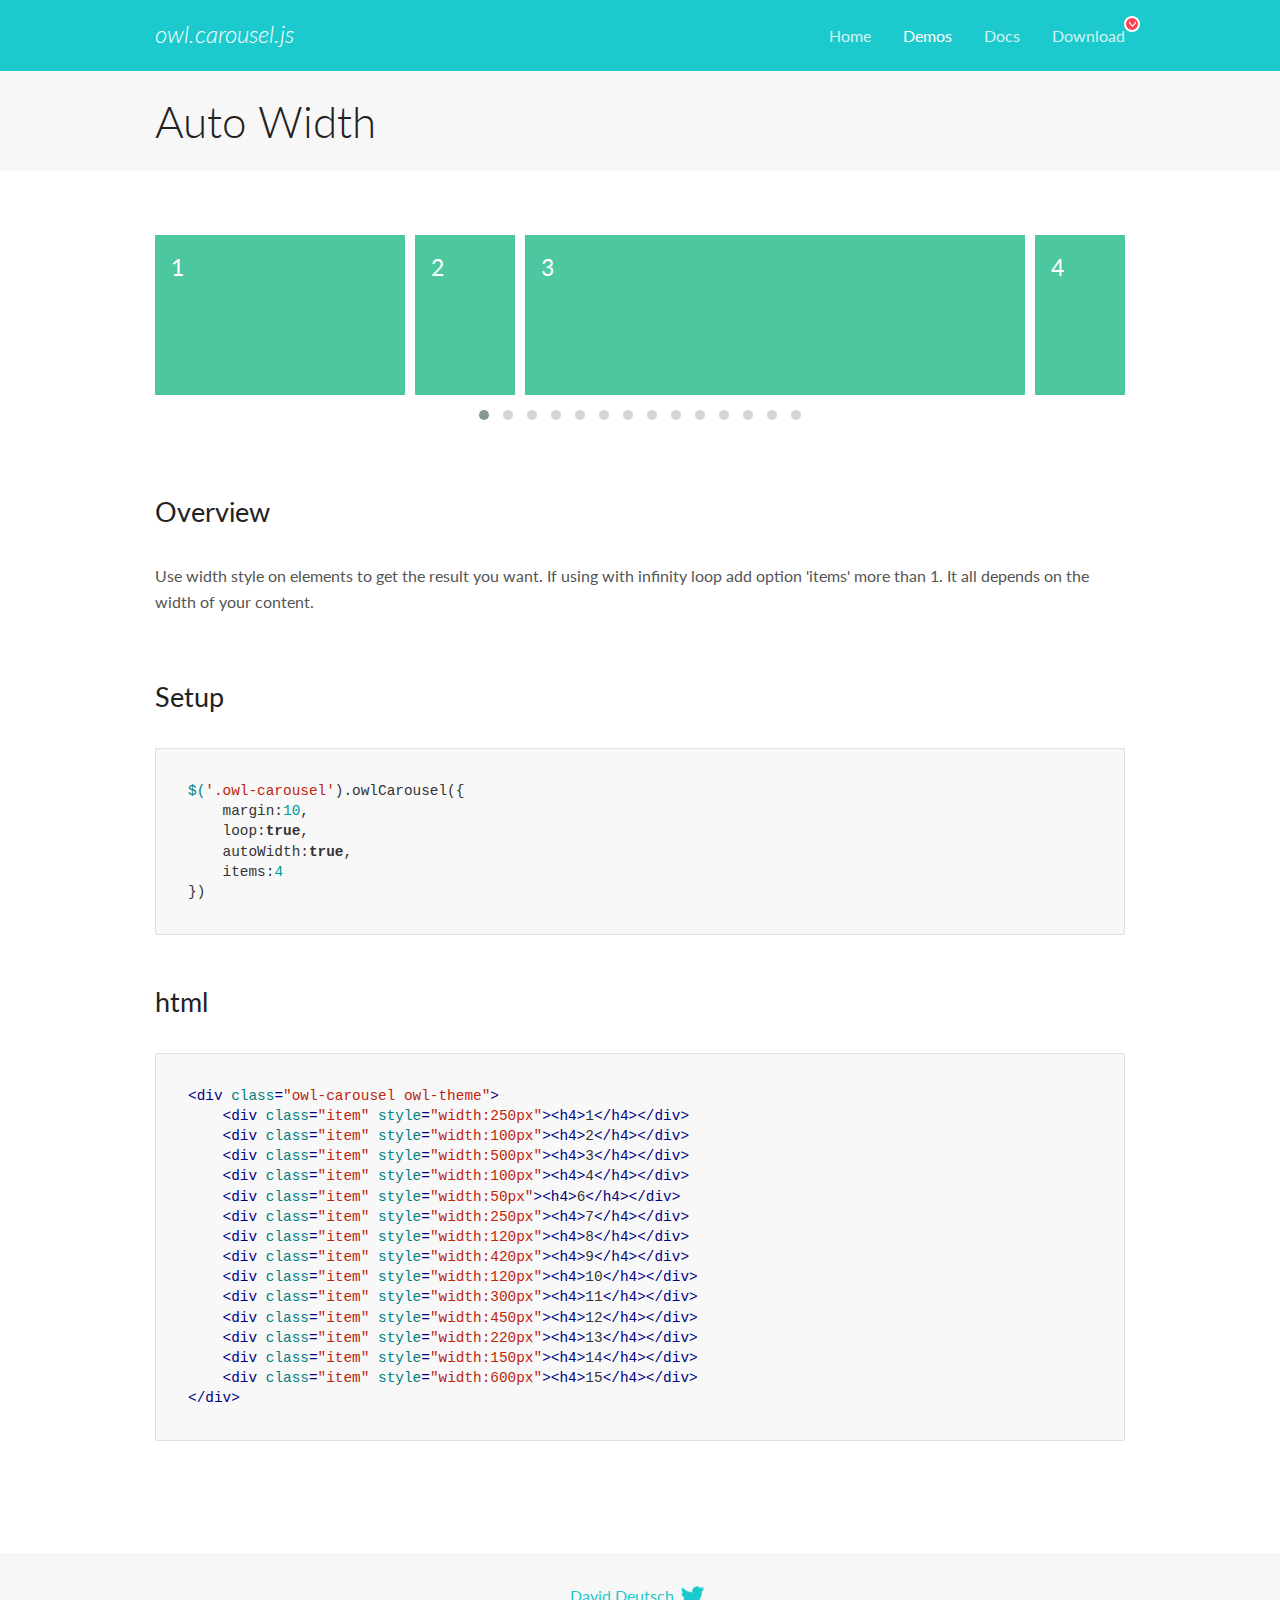
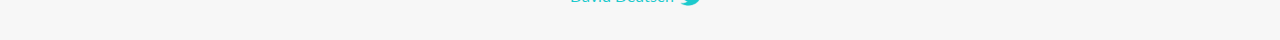
<file: lib/owlcarousel/docs/demos/autowidth.html>
<!DOCTYPE html>
<html lang="en">
  <head>

    <!-- head -->
    <meta charset="utf-8">
    <meta name="msapplication-tap-highlight" content="no" />
    <meta name="viewport" content="width=device-width, initial-scale=1.0" />
    <meta name="description" content="Auto Width">
    <meta name="author" content="David Deutsch">
    <title>
      Auto Width Demo | Owl Carousel | 2.3.4
    </title>

    <!-- Stylesheets -->
    <link href='https://fonts.googleapis.com/css?family=Lato:300,400,700,400italic,300italic' rel='stylesheet' type='text/css'>
    <link rel="stylesheet" href="../assets/css/docs.theme.min.css">

    <!-- Owl Stylesheets -->
    <link rel="stylesheet" href="../assets/owlcarousel/assets/owl.carousel.min.css">
    <link rel="stylesheet" href="../assets/owlcarousel/assets/owl.theme.default.min.css">

    <!-- HTML5 shim and Respond.js IE8 support of HTML5 elements and media queries -->

    <!--[if lt IE 9]>
      <script src="https://oss.maxcdn.com/libs/html5shiv/3.7.0/html5shiv.js"></script>
      <script src="https://oss.maxcdn.com/libs/respond.js/1.3.0/respond.min.js"></script>
    <![endif]-->

    <!-- Favicons -->
    <link rel="apple-touch-icon-precomposed" sizes="144x144" href="../assets/ico/apple-touch-icon-144-precomposed.png">
    <link rel="shortcut icon" href="../assets/ico/favicon.png">
    <link rel="shortcut icon" href="favicon.ico">

    <!-- Yeah i know js should not be in header. Its required for demos.-->

    <!-- javascript -->
    <script src="../assets/vendors/jquery.min.js"></script>
    <script src="../assets/owlcarousel/owl.carousel.js"></script>
  </head>
  <body>

    <!-- header -->
    <header class="header">
      <div class="row">
        <div class="large-12 columns">
          <div class="brand left">
            <h3>
              <a href="/OwlCarousel2/">owl.carousel.js</a> 
            </h3>
          </div>
          <a id="toggle-nav" class="right">
            <span></span> <span></span> <span></span> 
          </a> 
          <div class="nav-bar">
            <ul class="clearfix">
              <li> <a href="/OwlCarousel2/index.html">Home</a>  </li>
              <li class="active">
                <a href="/OwlCarousel2/demos/demos.html">Demos</a> 
              </li>
              <li> <a href="/OwlCarousel2/docs/started-welcome.html">Docs</a>  </li>
              <li>
                <a href="https://github.com/OwlCarousel2/OwlCarousel2/archive/2.3.4.zip">Download</a> 
                <span class="download"></span> 
              </li>
            </ul>
          </div>
        </div>
      </div>
    </header>

    <!-- title -->
    <section class="title">
      <div class="row">
        <div class="large-12 columns">
          <h1>Auto Width</h1>
        </div>
      </div>
    </section>

    <!--  Demos -->
    <section id="demos">
      <div class="row">
        <div class="large-12 columns">
          <div class="owl-carousel owl-theme">
            <div class="item" style="width:250px">
              <h4>1</h4>
            </div>
            <div class="item" style="width:100px">
              <h4>2</h4>
            </div>
            <div class="item" style="width:500px">
              <h4>3</h4>
            </div>
            <div class="item" style="width:100px">
              <h4>4</h4>
            </div>
            <div class="item" style="width:50px">
              <h4>6</h4>
            </div>
            <div class="item" style="width:250px">
              <h4>7</h4>
            </div>
            <div class="item" style="width:120px">
              <h4>8</h4>
            </div>
            <div class="item" style="width:420px">
              <h4>9</h4>
            </div>
            <div class="item" style="width:120px">
              <h4>10</h4>
            </div>
            <div class="item" style="width:300px">
              <h4>11</h4>
            </div>
            <div class="item" style="width:450px">
              <h4>12</h4>
            </div>
            <div class="item" style="width:220px">
              <h4>13</h4>
            </div>
            <div class="item" style="width:150px">
              <h4>14</h4>
            </div>
            <div class="item" style="width:600px">
              <h4>15</h4>
            </div>
          </div>
          <h3 id="overview">Overview</h3>
          <p>Use width style on elements to get the result you want. If using with infinity loop add option &#39;items&#39; more than 1. It all depends on the width of your content.</p>
          <h3 id="setup">Setup</h3>
          <pre><code>$(&#39;.owl-carousel&#39;).owlCarousel({
    margin:10,
    loop:true,
    autoWidth:true,
    items:4
})</code></pre>
          <h3 id="html">html</h3>
          <pre><code>&lt;div class=&quot;owl-carousel owl-theme&quot;&gt;
    &lt;div class=&quot;item&quot; style=&quot;width:250px&quot;&gt;&lt;h4&gt;1&lt;/h4&gt;&lt;/div&gt;
    &lt;div class=&quot;item&quot; style=&quot;width:100px&quot;&gt;&lt;h4&gt;2&lt;/h4&gt;&lt;/div&gt;
    &lt;div class=&quot;item&quot; style=&quot;width:500px&quot;&gt;&lt;h4&gt;3&lt;/h4&gt;&lt;/div&gt;
    &lt;div class=&quot;item&quot; style=&quot;width:100px&quot;&gt;&lt;h4&gt;4&lt;/h4&gt;&lt;/div&gt;
    &lt;div class=&quot;item&quot; style=&quot;width:50px&quot;&gt;&lt;h4&gt;6&lt;/h4&gt;&lt;/div&gt;
    &lt;div class=&quot;item&quot; style=&quot;width:250px&quot;&gt;&lt;h4&gt;7&lt;/h4&gt;&lt;/div&gt;
    &lt;div class=&quot;item&quot; style=&quot;width:120px&quot;&gt;&lt;h4&gt;8&lt;/h4&gt;&lt;/div&gt;
    &lt;div class=&quot;item&quot; style=&quot;width:420px&quot;&gt;&lt;h4&gt;9&lt;/h4&gt;&lt;/div&gt;
    &lt;div class=&quot;item&quot; style=&quot;width:120px&quot;&gt;&lt;h4&gt;10&lt;/h4&gt;&lt;/div&gt;
    &lt;div class=&quot;item&quot; style=&quot;width:300px&quot;&gt;&lt;h4&gt;11&lt;/h4&gt;&lt;/div&gt;
    &lt;div class=&quot;item&quot; style=&quot;width:450px&quot;&gt;&lt;h4&gt;12&lt;/h4&gt;&lt;/div&gt;
    &lt;div class=&quot;item&quot; style=&quot;width:220px&quot;&gt;&lt;h4&gt;13&lt;/h4&gt;&lt;/div&gt;
    &lt;div class=&quot;item&quot; style=&quot;width:150px&quot;&gt;&lt;h4&gt;14&lt;/h4&gt;&lt;/div&gt;
    &lt;div class=&quot;item&quot; style=&quot;width:600px&quot;&gt;&lt;h4&gt;15&lt;/h4&gt;&lt;/div&gt;
&lt;/div&gt;</code></pre>
          <script>
            $(document).ready(function() {
              $('.owl-carousel').owlCarousel({
                margin: 10,
                loop: true,
                autoWidth: true,
                items: 4
              })
            })
          </script>
        </div>
      </div>
    </section>

    <!-- footer -->
    <footer class="footer">
      <div class="row">
        <div class="large-12 columns">
          <h5>
            <a href="/OwlCarousel2/docs/support-contact.html">David Deutsch</a> 
            <a id="custom-tweet-button" href="https://twitter.com/share?url=https://github.com/OwlCarousel2/OwlCarousel2&text=Owl Carousel - This is so awesome! " target="_blank"></a> 
          </h5>
        </div>
      </div>
    </footer>

    <!-- vendors -->
    <script src="../assets/vendors/highlight.js"></script>
    <script src="../assets/js/app.js"></script>
  </body>
</html>
</file>
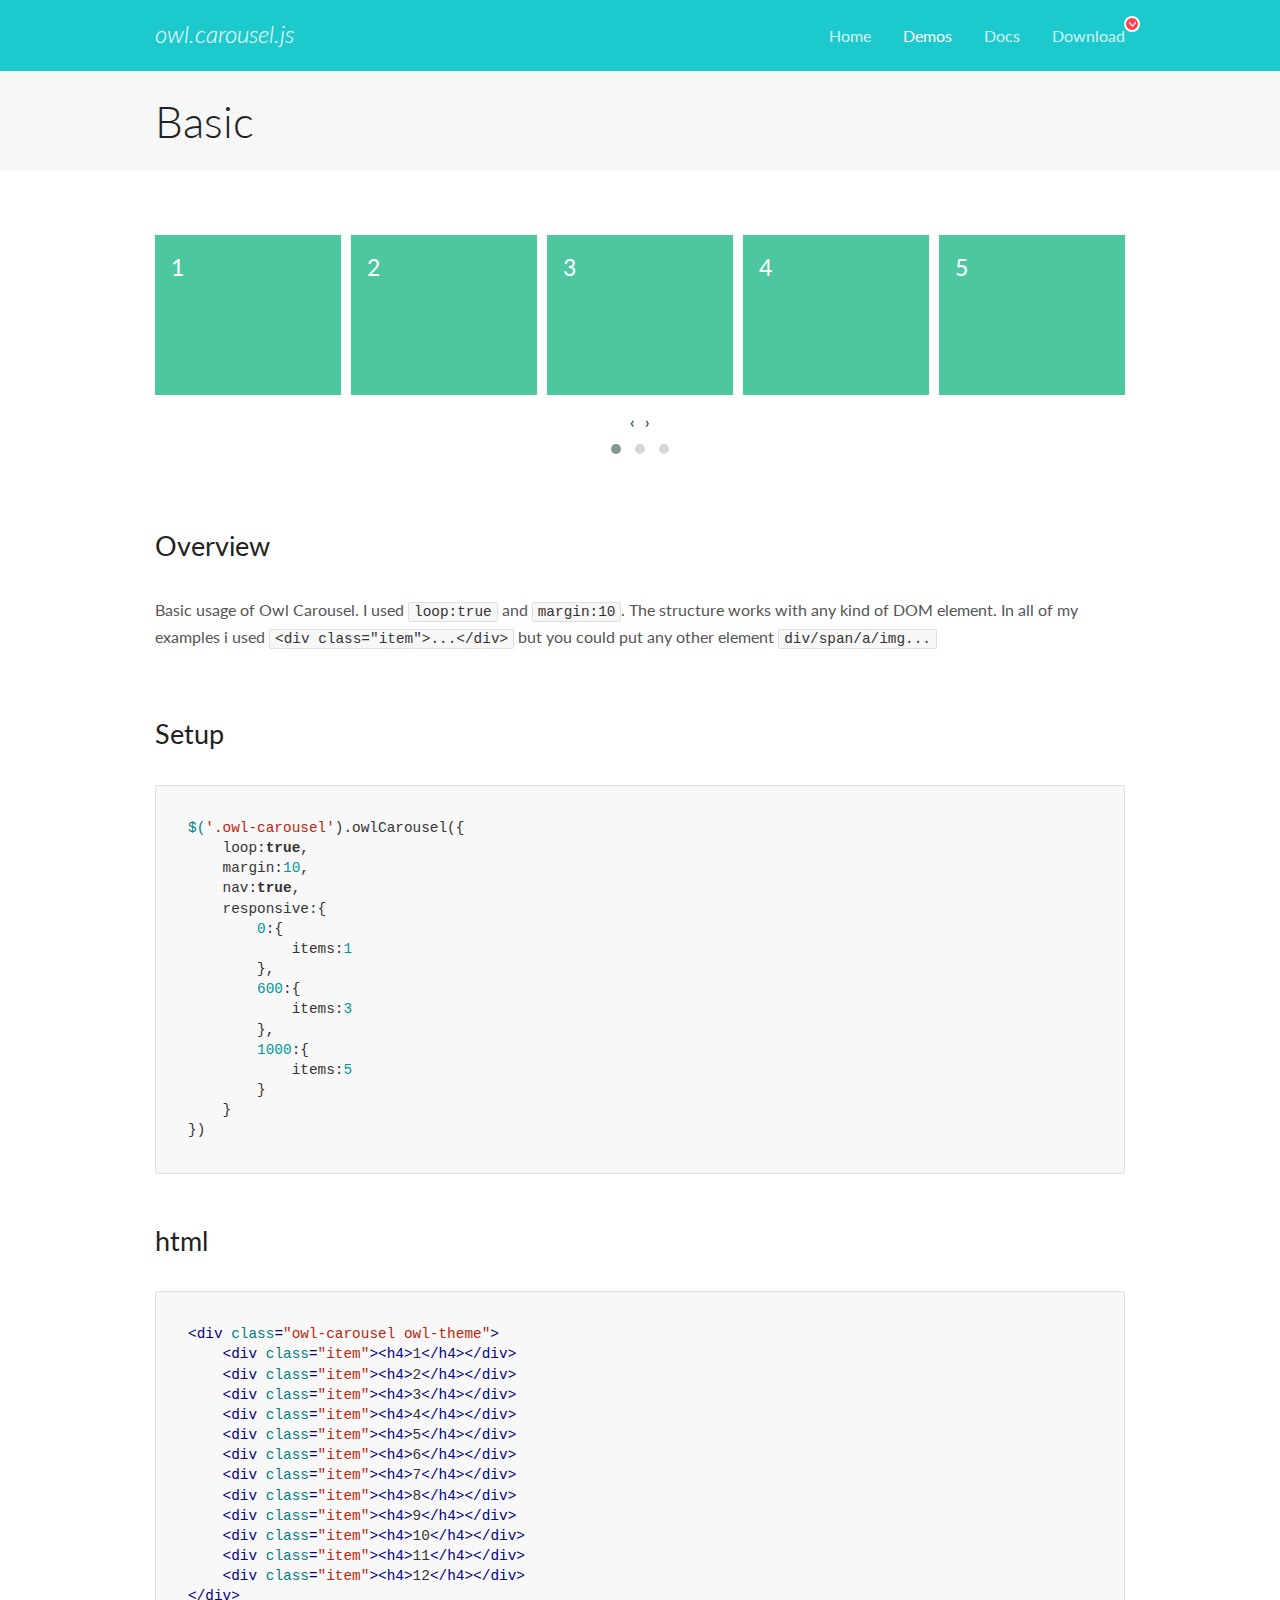
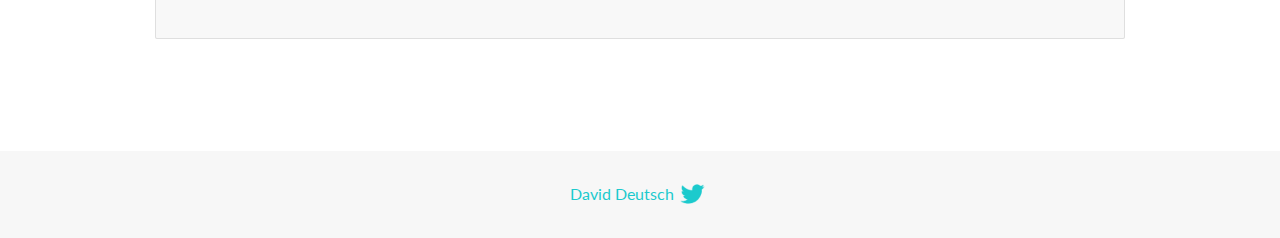
<file: lib/owlcarousel/docs/demos/basic.html>
<!DOCTYPE html>
<html lang="en">
  <head>

    <!-- head -->
    <meta charset="utf-8">
    <meta name="msapplication-tap-highlight" content="no" />
    <meta name="viewport" content="width=device-width, initial-scale=1.0" />
    <meta name="description" content="Basic usage demo">
    <meta name="author" content="David Deutsch">
    <title>
      Basic Demo | Owl Carousel | 2.3.4
    </title>

    <!-- Stylesheets -->
    <link href='https://fonts.googleapis.com/css?family=Lato:300,400,700,400italic,300italic' rel='stylesheet' type='text/css'>
    <link rel="stylesheet" href="../assets/css/docs.theme.min.css">

    <!-- Owl Stylesheets -->
    <link rel="stylesheet" href="../assets/owlcarousel/assets/owl.carousel.min.css">
    <link rel="stylesheet" href="../assets/owlcarousel/assets/owl.theme.default.min.css">

    <!-- HTML5 shim and Respond.js IE8 support of HTML5 elements and media queries -->

    <!--[if lt IE 9]>
      <script src="https://oss.maxcdn.com/libs/html5shiv/3.7.0/html5shiv.js"></script>
      <script src="https://oss.maxcdn.com/libs/respond.js/1.3.0/respond.min.js"></script>
    <![endif]-->

    <!-- Favicons -->
    <link rel="apple-touch-icon-precomposed" sizes="144x144" href="../assets/ico/apple-touch-icon-144-precomposed.png">
    <link rel="shortcut icon" href="../assets/ico/favicon.png">
    <link rel="shortcut icon" href="favicon.ico">

    <!-- Yeah i know js should not be in header. Its required for demos.-->

    <!-- javascript -->
    <script src="../assets/vendors/jquery.min.js"></script>
    <script src="../assets/owlcarousel/owl.carousel.js"></script>
  </head>
  <body>

    <!-- header -->
    <header class="header">
      <div class="row">
        <div class="large-12 columns">
          <div class="brand left">
            <h3>
              <a href="/OwlCarousel2/">owl.carousel.js</a> 
            </h3>
          </div>
          <a id="toggle-nav" class="right">
            <span></span> <span></span> <span></span> 
          </a> 
          <div class="nav-bar">
            <ul class="clearfix">
              <li> <a href="/OwlCarousel2/index.html">Home</a>  </li>
              <li class="active">
                <a href="/OwlCarousel2/demos/demos.html">Demos</a> 
              </li>
              <li> <a href="/OwlCarousel2/docs/started-welcome.html">Docs</a>  </li>
              <li>
                <a href="https://github.com/OwlCarousel2/OwlCarousel2/archive/2.3.4.zip">Download</a> 
                <span class="download"></span> 
              </li>
            </ul>
          </div>
        </div>
      </div>
    </header>

    <!-- title -->
    <section class="title">
      <div class="row">
        <div class="large-12 columns">
          <h1>Basic</h1>
        </div>
      </div>
    </section>

    <!--  Demos -->
    <section id="demos">
      <div class="row">
        <div class="large-12 columns">
          <div class="owl-carousel owl-theme">
            <div class="item">
              <h4>1</h4>
            </div>
            <div class="item">
              <h4>2</h4>
            </div>
            <div class="item">
              <h4>3</h4>
            </div>
            <div class="item">
              <h4>4</h4>
            </div>
            <div class="item">
              <h4>5</h4>
            </div>
            <div class="item">
              <h4>6</h4>
            </div>
            <div class="item">
              <h4>7</h4>
            </div>
            <div class="item">
              <h4>8</h4>
            </div>
            <div class="item">
              <h4>9</h4>
            </div>
            <div class="item">
              <h4>10</h4>
            </div>
            <div class="item">
              <h4>11</h4>
            </div>
            <div class="item">
              <h4>12</h4>
            </div>
          </div>
          <h3 id="overview">Overview</h3>
          <p>Basic usage of Owl Carousel. I used <code>loop:true</code> and <code>margin:10</code>. The structure works with any kind of DOM element. In all of my examples i used <code>&lt;div class=&quot;item&quot;&gt;...&lt;/div&gt;</code> but you could
            put any other element <code>div/span/a/img...</code></p>
          <h3 id="setup">Setup</h3>
          <pre><code>$(&#39;.owl-carousel&#39;).owlCarousel({
    loop:true,
    margin:10,
    nav:true,
    responsive:{
        0:{
            items:1
        },
        600:{
            items:3
        },
        1000:{
            items:5
        }
    }
})</code></pre>
          <h3 id="html">html</h3>
          <pre><code>&lt;div class=&quot;owl-carousel owl-theme&quot;&gt;
    &lt;div class=&quot;item&quot;&gt;&lt;h4&gt;1&lt;/h4&gt;&lt;/div&gt;
    &lt;div class=&quot;item&quot;&gt;&lt;h4&gt;2&lt;/h4&gt;&lt;/div&gt;
    &lt;div class=&quot;item&quot;&gt;&lt;h4&gt;3&lt;/h4&gt;&lt;/div&gt;
    &lt;div class=&quot;item&quot;&gt;&lt;h4&gt;4&lt;/h4&gt;&lt;/div&gt;
    &lt;div class=&quot;item&quot;&gt;&lt;h4&gt;5&lt;/h4&gt;&lt;/div&gt;
    &lt;div class=&quot;item&quot;&gt;&lt;h4&gt;6&lt;/h4&gt;&lt;/div&gt;
    &lt;div class=&quot;item&quot;&gt;&lt;h4&gt;7&lt;/h4&gt;&lt;/div&gt;
    &lt;div class=&quot;item&quot;&gt;&lt;h4&gt;8&lt;/h4&gt;&lt;/div&gt;
    &lt;div class=&quot;item&quot;&gt;&lt;h4&gt;9&lt;/h4&gt;&lt;/div&gt;
    &lt;div class=&quot;item&quot;&gt;&lt;h4&gt;10&lt;/h4&gt;&lt;/div&gt;
    &lt;div class=&quot;item&quot;&gt;&lt;h4&gt;11&lt;/h4&gt;&lt;/div&gt;
    &lt;div class=&quot;item&quot;&gt;&lt;h4&gt;12&lt;/h4&gt;&lt;/div&gt;
&lt;/div&gt;</code></pre>
          <script>
            $(document).ready(function() {
              var owl = $('.owl-carousel');
              owl.owlCarousel({
                margin: 10,
                nav: true,
                loop: true,
                responsive: {
                  0: {
                    items: 1
                  },
                  600: {
                    items: 3
                  },
                  1000: {
                    items: 5
                  }
                }
              })
            })
          </script>
        </div>
      </div>
    </section>

    <!-- footer -->
    <footer class="footer">
      <div class="row">
        <div class="large-12 columns">
          <h5>
            <a href="/OwlCarousel2/docs/support-contact.html">David Deutsch</a> 
            <a id="custom-tweet-button" href="https://twitter.com/share?url=https://github.com/OwlCarousel2/OwlCarousel2&text=Owl Carousel - This is so awesome! " target="_blank"></a> 
          </h5>
        </div>
      </div>
    </footer>

    <!-- vendors -->
    <script src="../assets/vendors/highlight.js"></script>
    <script src="../assets/js/app.js"></script>
  </body>
</html>
</file>
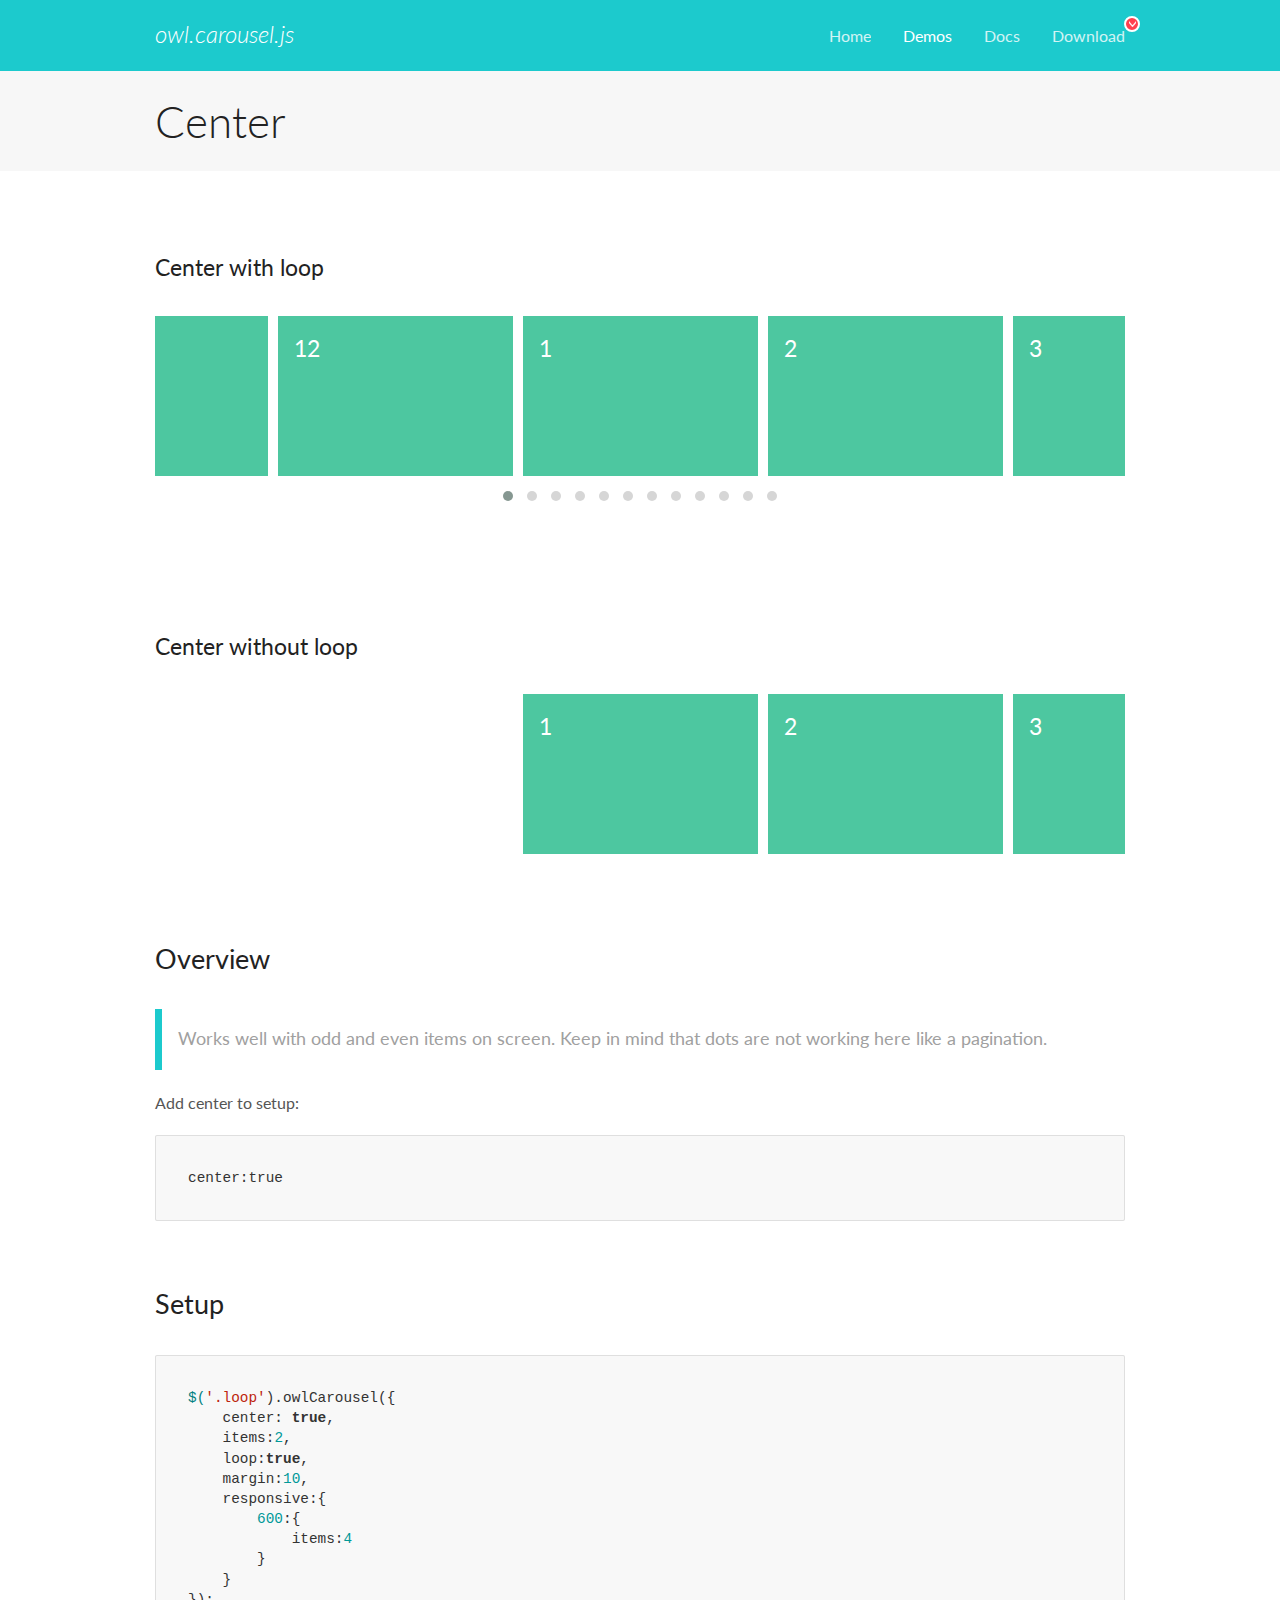
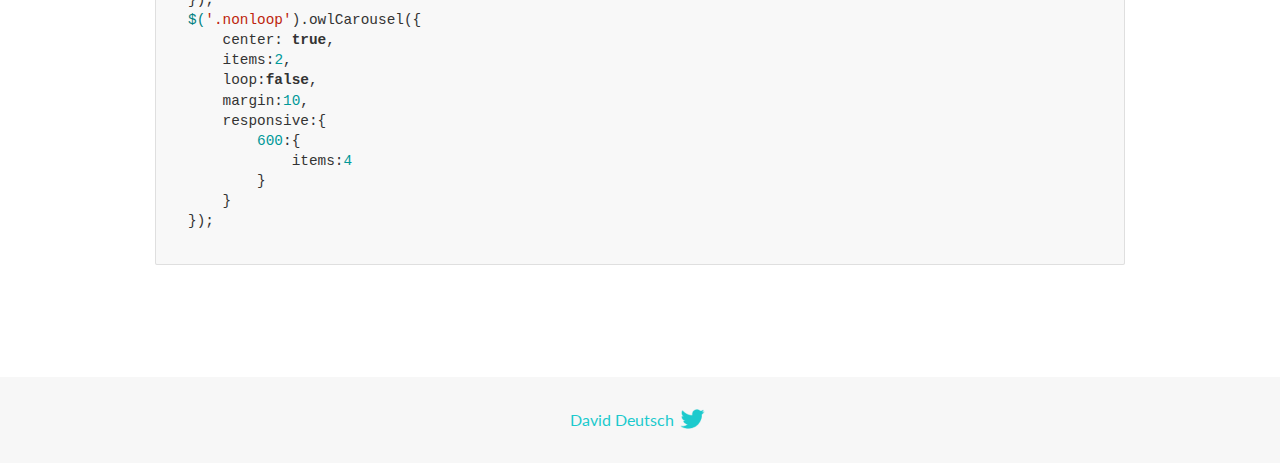
<file: lib/owlcarousel/docs/demos/center.html>
<!DOCTYPE html>
<html lang="en">
  <head>

    <!-- head -->
    <meta charset="utf-8">
    <meta name="msapplication-tap-highlight" content="no" />
    <meta name="viewport" content="width=device-width, initial-scale=1.0" />
    <meta name="description" content="Center carousel">
    <meta name="author" content="David Deutsch">
    <title>
      Center Demo | Owl Carousel | 2.3.4
    </title>

    <!-- Stylesheets -->
    <link href='https://fonts.googleapis.com/css?family=Lato:300,400,700,400italic,300italic' rel='stylesheet' type='text/css'>
    <link rel="stylesheet" href="../assets/css/docs.theme.min.css">

    <!-- Owl Stylesheets -->
    <link rel="stylesheet" href="../assets/owlcarousel/assets/owl.carousel.min.css">
    <link rel="stylesheet" href="../assets/owlcarousel/assets/owl.theme.default.min.css">

    <!-- HTML5 shim and Respond.js IE8 support of HTML5 elements and media queries -->

    <!--[if lt IE 9]>
      <script src="https://oss.maxcdn.com/libs/html5shiv/3.7.0/html5shiv.js"></script>
      <script src="https://oss.maxcdn.com/libs/respond.js/1.3.0/respond.min.js"></script>
    <![endif]-->

    <!-- Favicons -->
    <link rel="apple-touch-icon-precomposed" sizes="144x144" href="../assets/ico/apple-touch-icon-144-precomposed.png">
    <link rel="shortcut icon" href="../assets/ico/favicon.png">
    <link rel="shortcut icon" href="favicon.ico">

    <!-- Yeah i know js should not be in header. Its required for demos.-->

    <!-- javascript -->
    <script src="../assets/vendors/jquery.min.js"></script>
    <script src="../assets/owlcarousel/owl.carousel.js"></script>
  </head>
  <body>

    <!-- header -->
    <header class="header">
      <div class="row">
        <div class="large-12 columns">
          <div class="brand left">
            <h3>
              <a href="/OwlCarousel2/">owl.carousel.js</a> 
            </h3>
          </div>
          <a id="toggle-nav" class="right">
            <span></span> <span></span> <span></span> 
          </a> 
          <div class="nav-bar">
            <ul class="clearfix">
              <li> <a href="/OwlCarousel2/index.html">Home</a>  </li>
              <li class="active">
                <a href="/OwlCarousel2/demos/demos.html">Demos</a> 
              </li>
              <li> <a href="/OwlCarousel2/docs/started-welcome.html">Docs</a>  </li>
              <li>
                <a href="https://github.com/OwlCarousel2/OwlCarousel2/archive/2.3.4.zip">Download</a> 
                <span class="download"></span> 
              </li>
            </ul>
          </div>
        </div>
      </div>
    </header>

    <!-- title -->
    <section class="title">
      <div class="row">
        <div class="large-12 columns">
          <h1>Center</h1>
        </div>
      </div>
    </section>

    <!--  Demos -->
    <section id="demos">
      <div class="row">
        <div class="large-12 columns">
          <h4 id="center-with-loop">Center with loop</h4>
          <div class="loop owl-carousel owl-theme">
            <div class="item">
              <h4>1</h4>
            </div>
            <div class="item">
              <h4>2</h4>
            </div>
            <div class="item">
              <h4>3</h4>
            </div>
            <div class="item">
              <h4>4</h4>
            </div>
            <div class="item">
              <h4>5</h4>
            </div>
            <div class="item">
              <h4>6</h4>
            </div>
            <div class="item">
              <h4>7</h4>
            </div>
            <div class="item">
              <h4>8</h4>
            </div>
            <div class="item">
              <h4>9</h4>
            </div>
            <div class="item">
              <h4>10</h4>
            </div>
            <div class="item">
              <h4>11</h4>
            </div>
            <div class="item">
              <h4>12</h4>
            </div>
          </div>
          <br>
          <h4 id="center-without-loop">Center without loop</h4>
          <div class="nonloop owl-carousel">
            <div class="item">
              <h4>1</h4>
            </div>
            <div class="item">
              <h4>2</h4>
            </div>
            <div class="item">
              <h4>3</h4>
            </div>
            <div class="item">
              <h4>4</h4>
            </div>
            <div class="item">
              <h4>5</h4>
            </div>
            <div class="item">
              <h4>6</h4>
            </div>
            <div class="item">
              <h4>7</h4>
            </div>
            <div class="item">
              <h4>8</h4>
            </div>
            <div class="item">
              <h4>9</h4>
            </div>
            <div class="item">
              <h4>10</h4>
            </div>
            <div class="item">
              <h4>11</h4>
            </div>
            <div class="item">
              <h4>12</h4>
            </div>
          </div>
          <h3 id="overview">Overview</h3>
          <blockquote>
            <p>Works well with odd and even items on screen. Keep in mind that dots are not working here like a pagination.</p>
          </blockquote>
          <p>Add center to setup:</p>
          <pre><code>center:true</code></pre>
          <h3 id="setup">Setup</h3>
          <pre><code>$(&#39;.loop&#39;).owlCarousel({
    center: true,
    items:2,
    loop:true,
    margin:10,
    responsive:{
        600:{
            items:4
        }
    }
});
$(&#39;.nonloop&#39;).owlCarousel({
    center: true,
    items:2,
    loop:false,
    margin:10,
    responsive:{
        600:{
            items:4
        }
    }
});</code></pre>
          <script>
            jQuery(document).ready(function($) {
              $('.loop').owlCarousel({
                center: true,
                items: 2,
                loop: true,
                margin: 10,
                responsive: {
                  600: {
                    items: 4
                  }
                }
              });
              $('.nonloop').owlCarousel({
                center: true,
                items: 2,
                loop: false,
                margin: 10,
                responsive: {
                  600: {
                    items: 4
                  }
                }
              });
            });
          </script>
        </div>
      </div>
    </section>

    <!-- footer -->
    <footer class="footer">
      <div class="row">
        <div class="large-12 columns">
          <h5>
            <a href="/OwlCarousel2/docs/support-contact.html">David Deutsch</a> 
            <a id="custom-tweet-button" href="https://twitter.com/share?url=https://github.com/OwlCarousel2/OwlCarousel2&text=Owl Carousel - This is so awesome! " target="_blank"></a> 
          </h5>
        </div>
      </div>
    </footer>

    <!-- vendors -->
    <script src="../assets/vendors/highlight.js"></script>
    <script src="../assets/js/app.js"></script>
  </body>
</html>
</file>
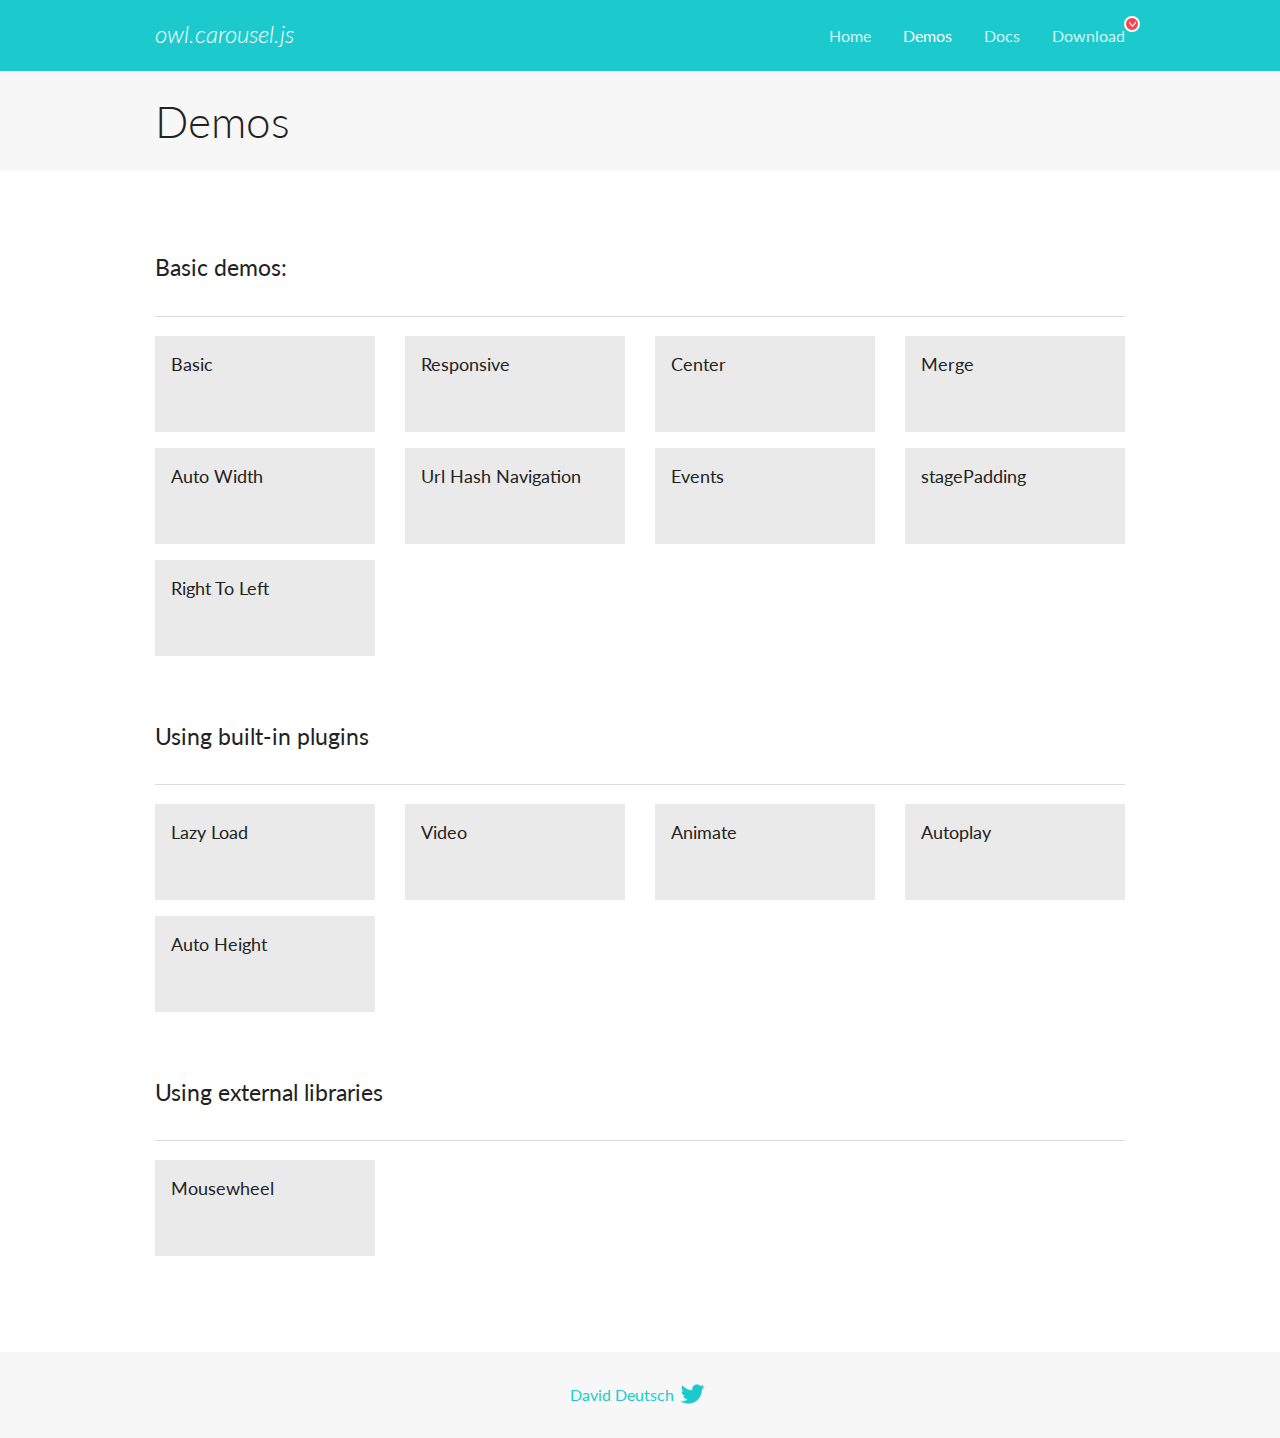
<file: lib/owlcarousel/docs/demos/demos.html>
<!DOCTYPE html>
<html lang="en">
  <head>

    <!-- head -->
    <meta charset="utf-8">
    <meta name="msapplication-tap-highlight" content="no" />
    <meta name="viewport" content="width=device-width, initial-scale=1.0" />
    <meta name="description" content="A list of Owl Carousel examples.">
    <meta name="author" content="David Deutsch">
    <title>
      Demos | Owl Carousel | 2.3.4
    </title>

    <!-- Stylesheets -->
    <link href='https://fonts.googleapis.com/css?family=Lato:300,400,700,400italic,300italic' rel='stylesheet' type='text/css'>
    <link rel="stylesheet" href="../assets/css/docs.theme.min.css">

    <!-- Owl Stylesheets -->
    <link rel="stylesheet" href="../assets/owlcarousel/assets/owl.carousel.min.css">
    <link rel="stylesheet" href="../assets/owlcarousel/assets/owl.theme.default.min.css">

    <!-- HTML5 shim and Respond.js IE8 support of HTML5 elements and media queries -->

    <!--[if lt IE 9]>
      <script src="https://oss.maxcdn.com/libs/html5shiv/3.7.0/html5shiv.js"></script>
      <script src="https://oss.maxcdn.com/libs/respond.js/1.3.0/respond.min.js"></script>
    <![endif]-->

    <!-- Favicons -->
    <link rel="apple-touch-icon-precomposed" sizes="144x144" href="../assets/ico/apple-touch-icon-144-precomposed.png">
    <link rel="shortcut icon" href="../assets/ico/favicon.png">
    <link rel="shortcut icon" href="favicon.ico">

    <!-- Yeah i know js should not be in header. Its required for demos.-->

    <!-- javascript -->
    <script src="../assets/vendors/jquery.min.js"></script>
    <script src="../assets/owlcarousel/owl.carousel.js"></script>
  </head>
  <body>

    <!-- header -->
    <header class="header">
      <div class="row">
        <div class="large-12 columns">
          <div class="brand left">
            <h3>
              <a href="/OwlCarousel2/">owl.carousel.js</a> 
            </h3>
          </div>
          <a id="toggle-nav" class="right">
            <span></span> <span></span> <span></span> 
          </a> 
          <div class="nav-bar">
            <ul class="clearfix">
              <li> <a href="/OwlCarousel2/index.html">Home</a>  </li>
              <li class="active">
                <a href="/OwlCarousel2/demos/demos.html">Demos</a> 
              </li>
              <li> <a href="/OwlCarousel2/docs/started-welcome.html">Docs</a>  </li>
              <li>
                <a href="https://github.com/OwlCarousel2/OwlCarousel2/archive/2.3.4.zip">Download</a> 
                <span class="download"></span> 
              </li>
            </ul>
          </div>
        </div>
      </div>
    </header>

    <!-- title -->
    <section class="title">
      <div class="row">
        <div class="large-12 columns">
          <h1>Demos</h1>
        </div>
      </div>
    </section>

    <!--  Demos -->
    <section id="demos">
      <div class="row">
        <div class="large-12 columns">
          <h4 id="basic-demos-">Basic demos:</h4>
          <hr>
          <div class="demo-list">
            <div class="row">
              <div class="small-6 medium-4 large-3 columns">
                <a href="basic.html" class="demo-block">
                  <h5>Basic </h5>
                </a> 
              </div>
              <div class="small-6 medium-4 large-3 columns">
                <a href="responsive.html" class="demo-block">
                  <h5>Responsive </h5>
                </a> 
              </div>
              <div class="small-6 medium-4 large-3 columns">
                <a href="center.html" class="demo-block">
                  <h5>Center </h5>
                </a> 
              </div>
              <div class="small-6 medium-4 large-3 columns">
                <a href="merge.html" class="demo-block">
                  <h5>Merge </h5>
                </a> 
              </div>
              <div class="small-6 medium-4 large-3 columns">
                <a href="autowidth.html" class="demo-block">
                  <h5>Auto Width </h5>
                </a> 
              </div>
              <div class="small-6 medium-4 large-3 columns">
                <a href="urlhashnav.html" class="demo-block">
                  <h5>Url Hash Navigation </h5>
                </a> 
              </div>
              <div class="small-6 medium-4 large-3 columns">
                <a href="events.html" class="demo-block">
                  <h5>Events </h5>
                </a> 
              </div>
              <div class="small-6 medium-4 large-3 columns">
                <a href="stagepadding.html" class="demo-block">
                  <h5>stagePadding </h5>
                </a> 
              </div>
              <div class="small-6 medium-4 large-3 columns">
                <a href="rtl.html" class="demo-block">
                  <h5>Right To Left </h5>
                </a> 
              </div>
            </div>
          </div>
          <h4 id="using-built-in-plugins">Using built-in plugins</h4>
          <hr>
          <div class="demo-list">
            <div class="row">
              <div class="small-6 medium-4 large-3 columns">
                <a href="lazyLoad.html" class="demo-block">
                  <h5>Lazy Load </h5>
                </a> 
              </div>
              <div class="small-6 medium-4 large-3 columns">
                <a href="video.html" class="demo-block">
                  <h5>Video </h5>
                </a> 
              </div>
              <div class="small-6 medium-4 large-3 columns">
                <a href="animate.html" class="demo-block">
                  <h5>Animate </h5>
                </a> 
              </div>
              <div class="small-6 medium-4 large-3 columns">
                <a href="autoplay.html" class="demo-block">
                  <h5>Autoplay </h5>
                </a> 
              </div>
              <div class="small-6 medium-4 large-3 columns">
                <a href="autoheight.html" class="demo-block">
                  <h5>Auto Height </h5>
                </a> 
              </div>
            </div>
          </div>
          <h4 id="using-external-libraries">Using external libraries</h4>
          <hr>
          <div class="demo-list">
            <div class="row">
              <div class="small-6 medium-4 large-3 columns">
                <a href="mousewheel.html" class="demo-block">
                  <h5>Mousewheel </h5>
                </a> 
              </div>
            </div>
          </div>
        </div>
      </div>
    </section>

    <!-- footer -->
    <footer class="footer">
      <div class="row">
        <div class="large-12 columns">
          <h5>
            <a href="/OwlCarousel2/docs/support-contact.html">David Deutsch</a> 
            <a id="custom-tweet-button" href="https://twitter.com/share?url=https://github.com/OwlCarousel2/OwlCarousel2&text=Owl Carousel - This is so awesome! " target="_blank"></a> 
          </h5>
        </div>
      </div>
    </footer>

    <!-- vendors -->
    <script src="../assets/vendors/highlight.js"></script>
    <script src="../assets/js/app.js"></script>
  </body>
</html>
</file>
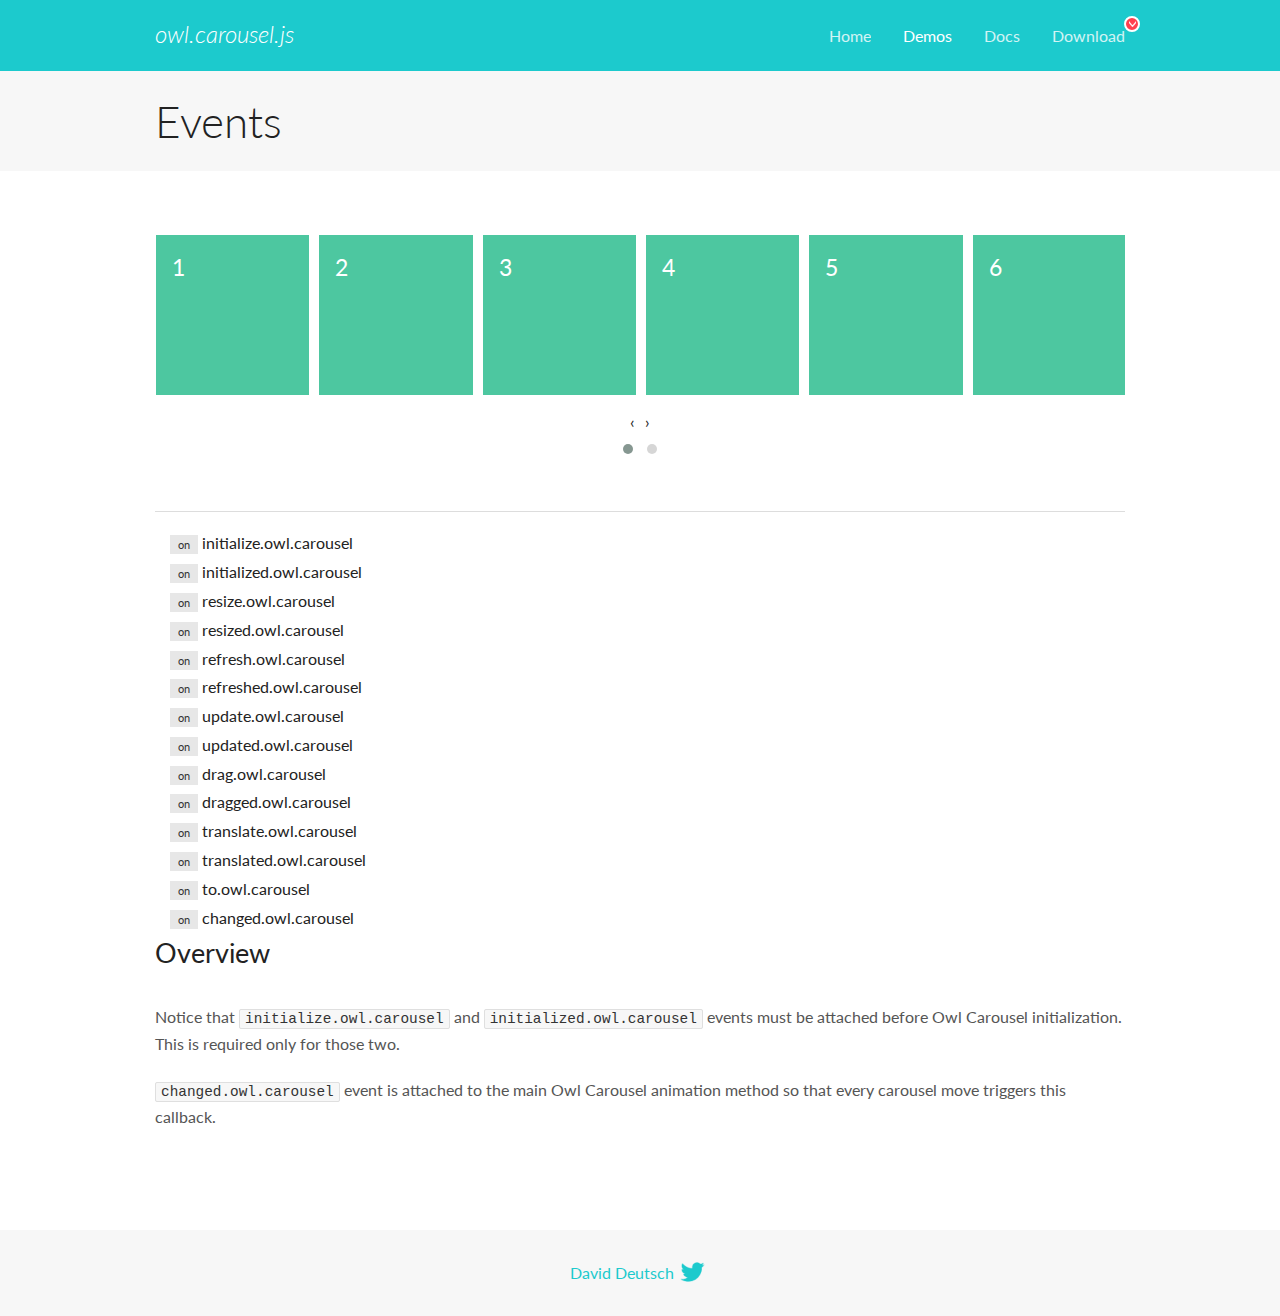
<file: lib/owlcarousel/docs/demos/events.html>
<!DOCTYPE html>
<html lang="en">
  <head>

    <!-- head -->
    <meta charset="utf-8">
    <meta name="msapplication-tap-highlight" content="no" />
    <meta name="viewport" content="width=device-width, initial-scale=1.0" />
    <meta name="description" content="Events usage demo">
    <meta name="author" content="David Deutsch">
    <title>
      Events Demo | Owl Carousel | 2.3.4
    </title>

    <!-- Stylesheets -->
    <link href='https://fonts.googleapis.com/css?family=Lato:300,400,700,400italic,300italic' rel='stylesheet' type='text/css'>
    <link rel="stylesheet" href="../assets/css/docs.theme.min.css">

    <!-- Owl Stylesheets -->
    <link rel="stylesheet" href="../assets/owlcarousel/assets/owl.carousel.min.css">
    <link rel="stylesheet" href="../assets/owlcarousel/assets/owl.theme.default.min.css">

    <!-- HTML5 shim and Respond.js IE8 support of HTML5 elements and media queries -->

    <!--[if lt IE 9]>
      <script src="https://oss.maxcdn.com/libs/html5shiv/3.7.0/html5shiv.js"></script>
      <script src="https://oss.maxcdn.com/libs/respond.js/1.3.0/respond.min.js"></script>
    <![endif]-->

    <!-- Favicons -->
    <link rel="apple-touch-icon-precomposed" sizes="144x144" href="../assets/ico/apple-touch-icon-144-precomposed.png">
    <link rel="shortcut icon" href="../assets/ico/favicon.png">
    <link rel="shortcut icon" href="favicon.ico">

    <!-- Yeah i know js should not be in header. Its required for demos.-->

    <!-- javascript -->
    <script src="../assets/vendors/jquery.min.js"></script>
    <script src="../assets/owlcarousel/owl.carousel.js"></script>
  </head>
  <body>

    <!-- header -->
    <header class="header">
      <div class="row">
        <div class="large-12 columns">
          <div class="brand left">
            <h3>
              <a href="/OwlCarousel2/">owl.carousel.js</a> 
            </h3>
          </div>
          <a id="toggle-nav" class="right">
            <span></span> <span></span> <span></span> 
          </a> 
          <div class="nav-bar">
            <ul class="clearfix">
              <li> <a href="/OwlCarousel2/index.html">Home</a>  </li>
              <li class="active">
                <a href="/OwlCarousel2/demos/demos.html">Demos</a> 
              </li>
              <li> <a href="/OwlCarousel2/docs/started-welcome.html">Docs</a>  </li>
              <li>
                <a href="https://github.com/OwlCarousel2/OwlCarousel2/archive/2.3.4.zip">Download</a> 
                <span class="download"></span> 
              </li>
            </ul>
          </div>
        </div>
      </div>
    </header>

    <!-- title -->
    <section class="title">
      <div class="row">
        <div class="large-12 columns">
          <h1>Events</h1>
        </div>
      </div>
    </section>

    <!--  Demos -->
    <section id="demos">
      <div class="row">
        <div class="large-12 columns">
          <div class="owl-carousel owl-theme">
            <div class="item">
              <h4>1</h4>
            </div>
            <div class="item">
              <h4>2</h4>
            </div>
            <div class="item">
              <h4>3</h4>
            </div>
            <div class="item">
              <h4>4</h4>
            </div>
            <div class="item">
              <h4>5</h4>
            </div>
            <div class="item">
              <h4>6</h4>
            </div>
            <div class="item">
              <h4>7</h4>
            </div>
            <div class="item">
              <h4>8</h4>
            </div>
            <div class="item">
              <h4>9</h4>
            </div>
            <div class="item">
              <h4>10</h4>
            </div>
            <div class="item">
              <h4>11</h4>
            </div>
            <div class="item">
              <h4>12</h4>
            </div>
          </div>
          <hr>
          <div class="large-12 columns callbacks">
            <div><span class="label secondary initialize">on</span>  initialize.owl.carousel </div>
            <div><span class="label secondary initialized">on</span>  initialized.owl.carousel </div>
            <div><span class="label secondary resize">on</span>  resize.owl.carousel </div>
            <div><span class="label secondary resized">on</span>  resized.owl.carousel </div>
            <div><span class="label secondary refresh">on</span>  refresh.owl.carousel </div>
            <div><span class="label secondary refreshed">on</span>  refreshed.owl.carousel </div>
            <div><span class="label secondary update">on</span>  update.owl.carousel </div>
            <div><span class="label secondary updated">on</span>  updated.owl.carousel </div>
            <div><span class="label secondary drag">on</span>  drag.owl.carousel </div>
            <div><span class="label secondary dragged">on</span>  dragged.owl.carousel </div>
            <div><span class="label secondary translate">on</span>  translate.owl.carousel </div>
            <div><span class="label secondary translated">on</span>  translated.owl.carousel </div>
            <div><span class="label secondary to">on</span>  to.owl.carousel </div>
            <div><span class="label secondary changed">on</span>  changed.owl.carousel </div>
          </div>
          <h3 id="overview">Overview</h3>
          <p>Notice that <code>initialize.owl.carousel</code> and <code>initialized.owl.carousel</code> events must be attached before Owl Carousel initialization. This is required only for those two.</p>
          <p><code>changed.owl.carousel</code> event is attached to the main Owl Carousel animation method so that every carousel move triggers this callback.</p>
          <script>
            jQuery(document).ready(function($) {
              var owl = $('.owl-carousel');
              owl.on('initialize.owl.carousel initialized.owl.carousel ' +
                'initialize.owl.carousel initialize.owl.carousel ' +
                'resize.owl.carousel resized.owl.carousel ' +
                'refresh.owl.carousel refreshed.owl.carousel ' +
                'update.owl.carousel updated.owl.carousel ' +
                'drag.owl.carousel dragged.owl.carousel ' +
                'translate.owl.carousel translated.owl.carousel ' +
                'to.owl.carousel changed.owl.carousel',
                function(e) {
                  $('.' + e.type)
                    .removeClass('secondary')
                    .addClass('success');
                  window.setTimeout(function() {
                    $('.' + e.type)
                      .removeClass('success')
                      .addClass('secondary');
                  }, 500);
                });
              owl.owlCarousel({
                loop: true,
                nav: true,
                lazyLoad: true,
                margin: 10,
                video: true,
                responsive: {
                  0: {
                    items: 1
                  },
                  600: {
                    items: 3
                  },
                  960: {
                    items: 5,
                  },
                  1200: {
                    items: 6
                  }
                }
              });
            });
          </script>
        </div>
      </div>
    </section>

    <!-- footer -->
    <footer class="footer">
      <div class="row">
        <div class="large-12 columns">
          <h5>
            <a href="/OwlCarousel2/docs/support-contact.html">David Deutsch</a> 
            <a id="custom-tweet-button" href="https://twitter.com/share?url=https://github.com/OwlCarousel2/OwlCarousel2&text=Owl Carousel - This is so awesome! " target="_blank"></a> 
          </h5>
        </div>
      </div>
    </footer>

    <!-- vendors -->
    <script src="../assets/vendors/highlight.js"></script>
    <script src="../assets/js/app.js"></script>
  </body>
</html>
</file>
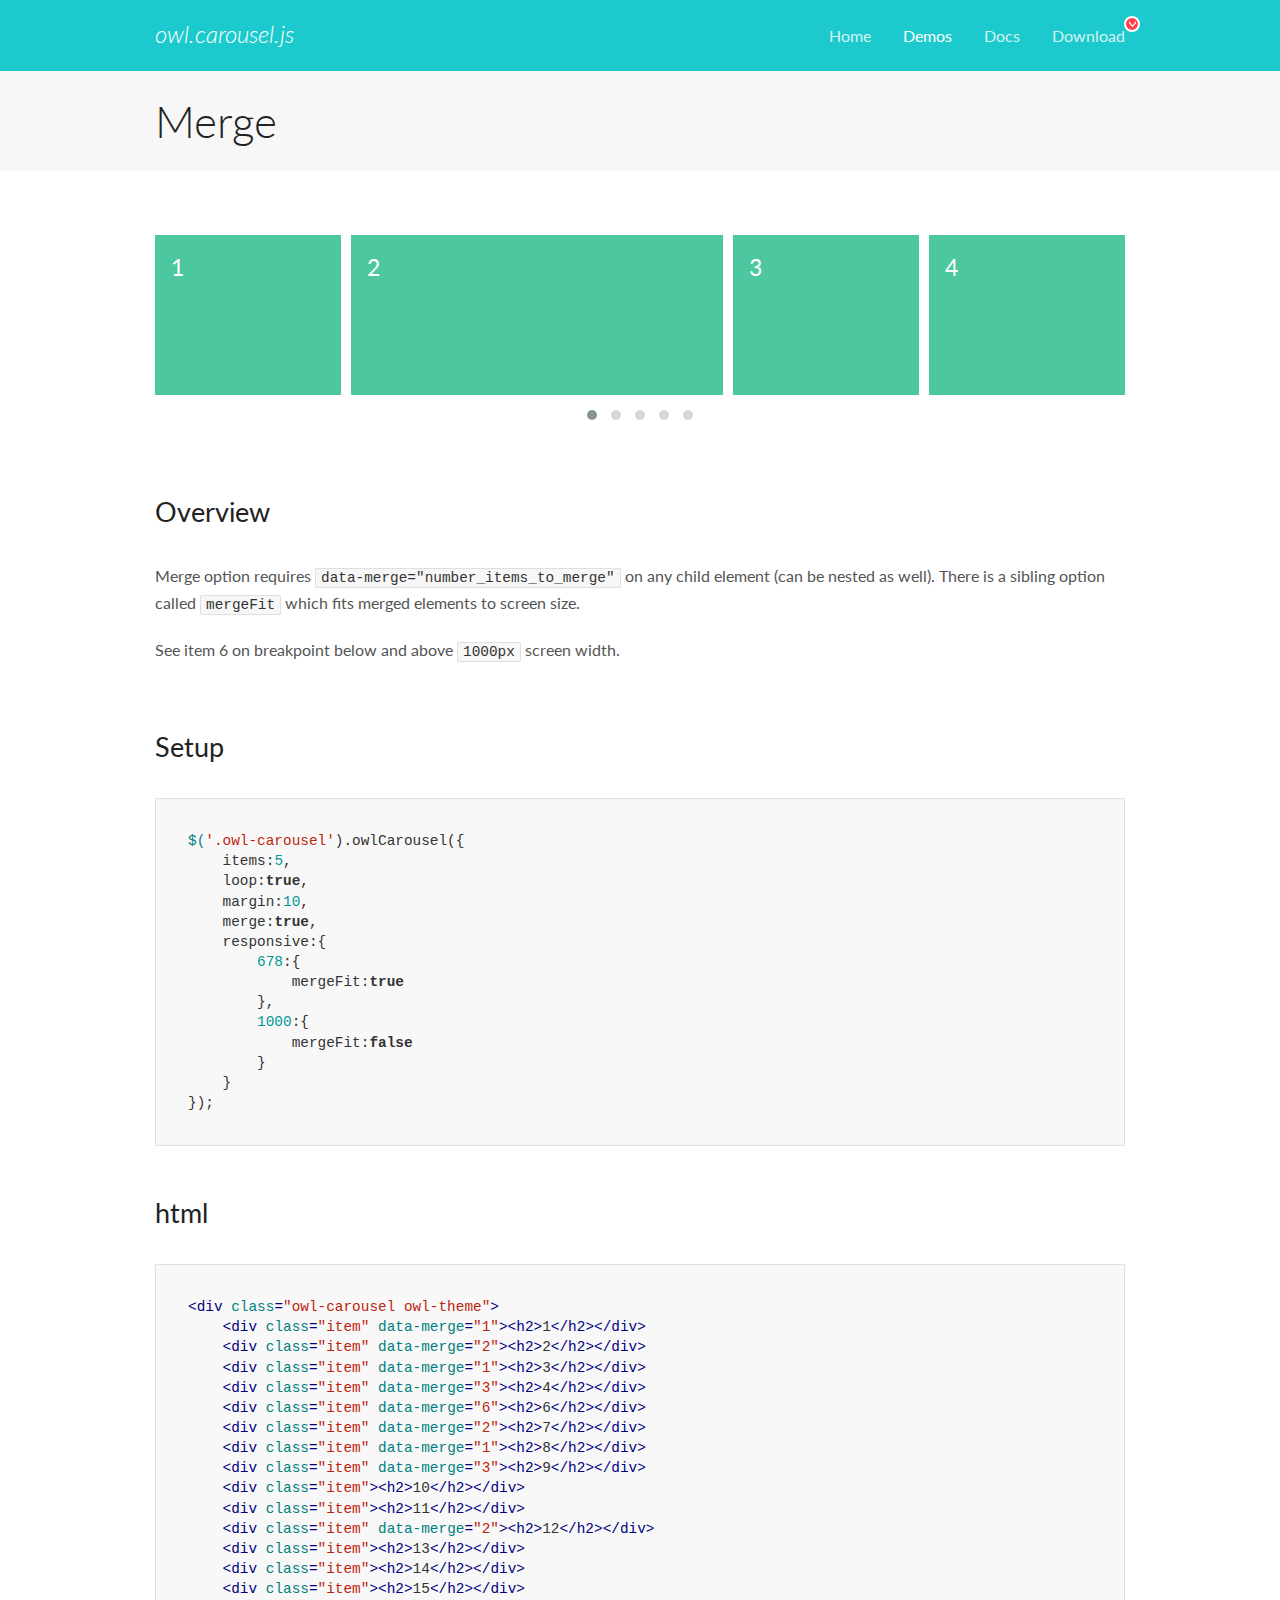
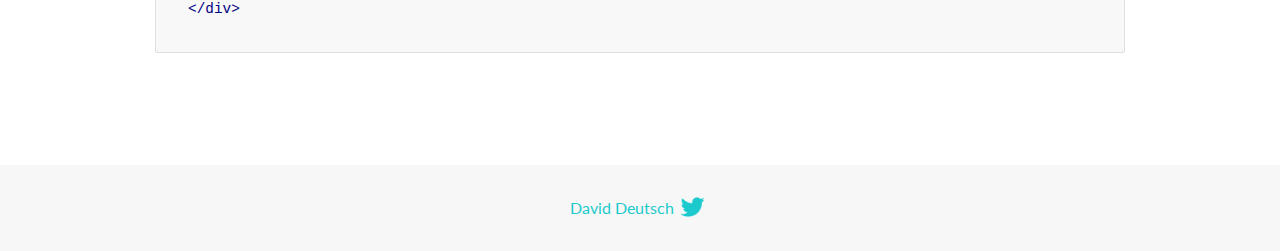
<file: lib/owlcarousel/docs/demos/merge.html>
<!DOCTYPE html>
<html lang="en">
  <head>

    <!-- head -->
    <meta charset="utf-8">
    <meta name="msapplication-tap-highlight" content="no" />
    <meta name="viewport" content="width=device-width, initial-scale=1.0" />
    <meta name="description" content="Merge Items">
    <meta name="author" content="David Deutsch">
    <title>
      Merge Demo | Owl Carousel | 2.3.4
    </title>

    <!-- Stylesheets -->
    <link href='https://fonts.googleapis.com/css?family=Lato:300,400,700,400italic,300italic' rel='stylesheet' type='text/css'>
    <link rel="stylesheet" href="../assets/css/docs.theme.min.css">

    <!-- Owl Stylesheets -->
    <link rel="stylesheet" href="../assets/owlcarousel/assets/owl.carousel.min.css">
    <link rel="stylesheet" href="../assets/owlcarousel/assets/owl.theme.default.min.css">

    <!-- HTML5 shim and Respond.js IE8 support of HTML5 elements and media queries -->

    <!--[if lt IE 9]>
      <script src="https://oss.maxcdn.com/libs/html5shiv/3.7.0/html5shiv.js"></script>
      <script src="https://oss.maxcdn.com/libs/respond.js/1.3.0/respond.min.js"></script>
    <![endif]-->

    <!-- Favicons -->
    <link rel="apple-touch-icon-precomposed" sizes="144x144" href="../assets/ico/apple-touch-icon-144-precomposed.png">
    <link rel="shortcut icon" href="../assets/ico/favicon.png">
    <link rel="shortcut icon" href="favicon.ico">

    <!-- Yeah i know js should not be in header. Its required for demos.-->

    <!-- javascript -->
    <script src="../assets/vendors/jquery.min.js"></script>
    <script src="../assets/owlcarousel/owl.carousel.js"></script>
  </head>
  <body>

    <!-- header -->
    <header class="header">
      <div class="row">
        <div class="large-12 columns">
          <div class="brand left">
            <h3>
              <a href="/OwlCarousel2/">owl.carousel.js</a> 
            </h3>
          </div>
          <a id="toggle-nav" class="right">
            <span></span> <span></span> <span></span> 
          </a> 
          <div class="nav-bar">
            <ul class="clearfix">
              <li> <a href="/OwlCarousel2/index.html">Home</a>  </li>
              <li class="active">
                <a href="/OwlCarousel2/demos/demos.html">Demos</a> 
              </li>
              <li> <a href="/OwlCarousel2/docs/started-welcome.html">Docs</a>  </li>
              <li>
                <a href="https://github.com/OwlCarousel2/OwlCarousel2/archive/2.3.4.zip">Download</a> 
                <span class="download"></span> 
              </li>
            </ul>
          </div>
        </div>
      </div>
    </header>

    <!-- title -->
    <section class="title">
      <div class="row">
        <div class="large-12 columns">
          <h1>Merge</h1>
        </div>
      </div>
    </section>

    <!--  Demos -->
    <section id="demos">
      <div class="row">
        <div class="large-12 columns">
          <div class="owl-carousel owl-theme">
            <div class="item" data-merge="1">
              <h4>1</h4>
            </div>
            <div class="item" data-merge="2">
              <h4>2</h4>
            </div>
            <div class="item" data-merge="1">
              <h4>3</h4>
            </div>
            <div class="item" data-merge="3">
              <h4>4</h4>
            </div>
            <div class="item" data-merge="6">
              <h4>6</h4>
            </div>
            <div class="item" data-merge="2">
              <h4>7</h4>
            </div>
            <div class="item" data-merge="1">
              <h4>8</h4>
            </div>
            <div class="item" data-merge="3">
              <h4>9</h4>
            </div>
            <div class="item">
              <h4>10</h4>
            </div>
            <div class="item">
              <h4>11</h4>
            </div>
            <div class="item" data-merge="2">
              <h4>12</h4>
            </div>
            <div class="item">
              <h4>13</h4>
            </div>
            <div class="item">
              <h4>14</h4>
            </div>
            <div class="item">
              <h4>15</h4>
            </div>
          </div>
          <h3 id="overview">Overview</h3>
          <p>Merge option requires <code>data-merge=&quot;number_items_to_merge&quot;</code> on any child element (can be nested as well). There is a sibling option called <code>mergeFit</code> which fits merged elements to screen size. </p>
          <p>See item 6 on breakpoint below and above <code>1000px</code> screen width.</p>
          <h3 id="setup">Setup</h3>
          <pre><code>$(&#39;.owl-carousel&#39;).owlCarousel({
    items:5,
    loop:true,
    margin:10,
    merge:true,
    responsive:{
        678:{
            mergeFit:true
        },
        1000:{
            mergeFit:false
        }
    }
});</code></pre>
          <h3 id="html">html</h3>
          <pre><code>&lt;div class=&quot;owl-carousel owl-theme&quot;&gt;
    &lt;div class=&quot;item&quot; data-merge=&quot;1&quot;&gt;&lt;h2&gt;1&lt;/h2&gt;&lt;/div&gt;
    &lt;div class=&quot;item&quot; data-merge=&quot;2&quot;&gt;&lt;h2&gt;2&lt;/h2&gt;&lt;/div&gt;
    &lt;div class=&quot;item&quot; data-merge=&quot;1&quot;&gt;&lt;h2&gt;3&lt;/h2&gt;&lt;/div&gt;
    &lt;div class=&quot;item&quot; data-merge=&quot;3&quot;&gt;&lt;h2&gt;4&lt;/h2&gt;&lt;/div&gt;
    &lt;div class=&quot;item&quot; data-merge=&quot;6&quot;&gt;&lt;h2&gt;6&lt;/h2&gt;&lt;/div&gt;
    &lt;div class=&quot;item&quot; data-merge=&quot;2&quot;&gt;&lt;h2&gt;7&lt;/h2&gt;&lt;/div&gt;
    &lt;div class=&quot;item&quot; data-merge=&quot;1&quot;&gt;&lt;h2&gt;8&lt;/h2&gt;&lt;/div&gt;
    &lt;div class=&quot;item&quot; data-merge=&quot;3&quot;&gt;&lt;h2&gt;9&lt;/h2&gt;&lt;/div&gt;
    &lt;div class=&quot;item&quot;&gt;&lt;h2&gt;10&lt;/h2&gt;&lt;/div&gt;
    &lt;div class=&quot;item&quot;&gt;&lt;h2&gt;11&lt;/h2&gt;&lt;/div&gt;
    &lt;div class=&quot;item&quot; data-merge=&quot;2&quot;&gt;&lt;h2&gt;12&lt;/h2&gt;&lt;/div&gt;
    &lt;div class=&quot;item&quot;&gt;&lt;h2&gt;13&lt;/h2&gt;&lt;/div&gt;
    &lt;div class=&quot;item&quot;&gt;&lt;h2&gt;14&lt;/h2&gt;&lt;/div&gt;
    &lt;div class=&quot;item&quot;&gt;&lt;h2&gt;15&lt;/h2&gt;&lt;/div&gt;
&lt;/div&gt;</code></pre>
          <script>
            $(document).ready(function() {
              $('.owl-carousel').owlCarousel({
                items: 5,
                loop: true,
                margin: 10,
                merge: true,
                responsive: {
                  678: {
                    mergeFit: true
                  },
                  1000: {
                    mergeFit: false
                  }
                }
              });
            })
          </script>
        </div>
      </div>
    </section>

    <!-- footer -->
    <footer class="footer">
      <div class="row">
        <div class="large-12 columns">
          <h5>
            <a href="/OwlCarousel2/docs/support-contact.html">David Deutsch</a> 
            <a id="custom-tweet-button" href="https://twitter.com/share?url=https://github.com/OwlCarousel2/OwlCarousel2&text=Owl Carousel - This is so awesome! " target="_blank"></a> 
          </h5>
        </div>
      </div>
    </footer>

    <!-- vendors -->
    <script src="../assets/vendors/highlight.js"></script>
    <script src="../assets/js/app.js"></script>
  </body>
</html>
</file>
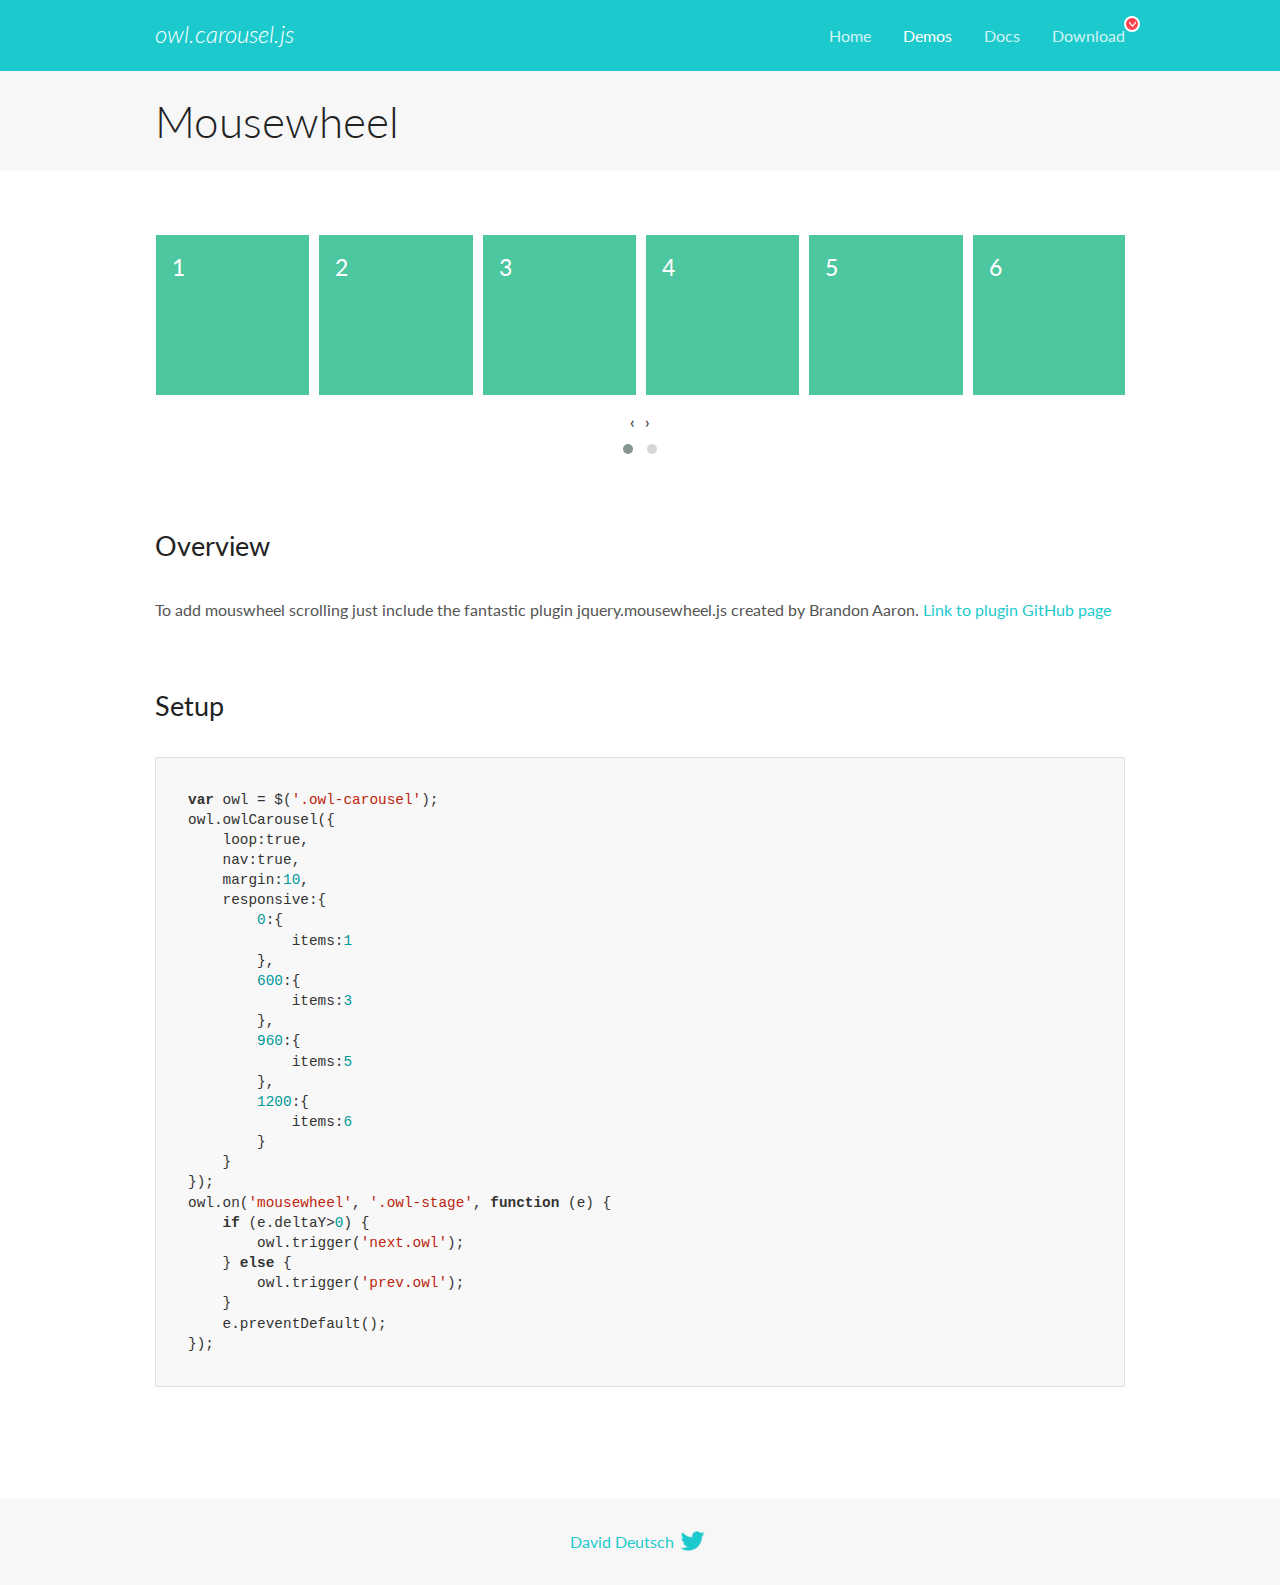
<file: lib/owlcarousel/docs/demos/mousewheel.html>
<!DOCTYPE html>
<html lang="en">
  <head>

    <!-- head -->
    <meta charset="utf-8">
    <meta name="msapplication-tap-highlight" content="no" />
    <meta name="viewport" content="width=device-width, initial-scale=1.0" />
    <meta name="description" content="Mousewheel usage demo">
    <meta name="author" content="David Deutsch">
    <title>
      Mousewheel Demo | Owl Carousel | 2.3.4
    </title>

    <!-- Stylesheets -->
    <link href='https://fonts.googleapis.com/css?family=Lato:300,400,700,400italic,300italic' rel='stylesheet' type='text/css'>
    <link rel="stylesheet" href="../assets/css/docs.theme.min.css">

    <!-- Owl Stylesheets -->
    <link rel="stylesheet" href="../assets/owlcarousel/assets/owl.carousel.min.css">
    <link rel="stylesheet" href="../assets/owlcarousel/assets/owl.theme.default.min.css">

    <!-- HTML5 shim and Respond.js IE8 support of HTML5 elements and media queries -->

    <!--[if lt IE 9]>
      <script src="https://oss.maxcdn.com/libs/html5shiv/3.7.0/html5shiv.js"></script>
      <script src="https://oss.maxcdn.com/libs/respond.js/1.3.0/respond.min.js"></script>
    <![endif]-->

    <!-- Favicons -->
    <link rel="apple-touch-icon-precomposed" sizes="144x144" href="../assets/ico/apple-touch-icon-144-precomposed.png">
    <link rel="shortcut icon" href="../assets/ico/favicon.png">
    <link rel="shortcut icon" href="favicon.ico">

    <!-- Yeah i know js should not be in header. Its required for demos.-->

    <!-- javascript -->
    <script src="../assets/vendors/jquery.min.js"></script>
    <script src="../assets/owlcarousel/owl.carousel.js"></script>
  </head>
  <body>

    <!-- header -->
    <header class="header">
      <div class="row">
        <div class="large-12 columns">
          <div class="brand left">
            <h3>
              <a href="/OwlCarousel2/">owl.carousel.js</a> 
            </h3>
          </div>
          <a id="toggle-nav" class="right">
            <span></span> <span></span> <span></span> 
          </a> 
          <div class="nav-bar">
            <ul class="clearfix">
              <li> <a href="/OwlCarousel2/index.html">Home</a>  </li>
              <li class="active">
                <a href="/OwlCarousel2/demos/demos.html">Demos</a> 
              </li>
              <li> <a href="/OwlCarousel2/docs/started-welcome.html">Docs</a>  </li>
              <li>
                <a href="https://github.com/OwlCarousel2/OwlCarousel2/archive/2.3.4.zip">Download</a> 
                <span class="download"></span> 
              </li>
            </ul>
          </div>
        </div>
      </div>
    </header>

    <!-- title -->
    <section class="title">
      <div class="row">
        <div class="large-12 columns">
          <h1>Mousewheel</h1>
        </div>
      </div>
    </section>

    <!--  Demos -->
    <section id="demos">
      <div class="row">
        <div class="large-12 columns">
          <div class="owl-carousel owl-theme">
            <div class="item">
              <h4>1</h4>
            </div>
            <div class="item">
              <h4>2</h4>
            </div>
            <div class="item">
              <h4>3</h4>
            </div>
            <div class="item">
              <h4>4</h4>
            </div>
            <div class="item">
              <h4>5</h4>
            </div>
            <div class="item">
              <h4>6</h4>
            </div>
            <div class="item">
              <h4>7</h4>
            </div>
            <div class="item">
              <h4>8</h4>
            </div>
            <div class="item">
              <h4>9</h4>
            </div>
            <div class="item">
              <h4>10</h4>
            </div>
            <div class="item">
              <h4>11</h4>
            </div>
            <div class="item">
              <h4>12</h4>
            </div>
          </div>
          <h3 id="overview">Overview</h3>
          <p>To add mouswheel scrolling just include the fantastic plugin jquery.mousewheel.js created by Brandon Aaron.
            <a href="https://github.com/brandonaaron/jquery-mousewheel">Link to plugin GitHub page</a> 
          </p>
          <h3 id="setup">Setup</h3>
          <pre><code>var owl = $(&#39;.owl-carousel&#39;);
owl.owlCarousel({
    loop:true,
    nav:true,
    margin:10,
    responsive:{
        0:{
            items:1
        },
        600:{
            items:3
        },            
        960:{
            items:5
        },
        1200:{
            items:6
        }
    }
});
owl.on(&#39;mousewheel&#39;, &#39;.owl-stage&#39;, function (e) {
    if (e.deltaY&gt;0) {
        owl.trigger(&#39;next.owl&#39;);
    } else {
        owl.trigger(&#39;prev.owl&#39;);
    }
    e.preventDefault();
});</code></pre>
          <script src="../assets/vendors/jquery.mousewheel.min.js"></script>
          <script>
            $(document).ready(function() {
              var owl = $('.owl-carousel');
              owl.owlCarousel({
                loop: true,
                nav: true,
                margin: 10,
                responsive: {
                  0: {
                    items: 1
                  },
                  600: {
                    items: 3
                  },
                  960: {
                    items: 5
                  },
                  1200: {
                    items: 6
                  }
                }
              });
              owl.on('mousewheel', '.owl-stage', function(e) {
                if (e.deltaY > 0) {
                  owl.trigger('next.owl');
                } else {
                  owl.trigger('prev.owl');
                }
                e.preventDefault();
              });
            })
          </script>
        </div>
      </div>
    </section>

    <!-- footer -->
    <footer class="footer">
      <div class="row">
        <div class="large-12 columns">
          <h5>
            <a href="/OwlCarousel2/docs/support-contact.html">David Deutsch</a> 
            <a id="custom-tweet-button" href="https://twitter.com/share?url=https://github.com/OwlCarousel2/OwlCarousel2&text=Owl Carousel - This is so awesome! " target="_blank"></a> 
          </h5>
        </div>
      </div>
    </footer>

    <!-- vendors -->
    <script src="../assets/vendors/highlight.js"></script>
    <script src="../assets/js/app.js"></script>
  </body>
</html>
</file>
<file: css/icons/icons.css>
@font-face {
  font-family: 'MobiriseIcons';
  src:  url('icons.eot?spat4u');
  src:  url('icons.eot?spat4u#iefix') format('embedded-opentype'),
    url('icons.ttf?spat4u') format('truetype'),
    url('icons.woff?spat4u') format('woff'),
    url('icons.svg?spat4u#MobiriseIcons') format('svg');
  font-weight: normal;
  font-style: normal;
  font-display: swap;
}

[class^="mbri-"], [class*=" mbri-"] {
  /* use !important to prevent issues with browser extensions that change fonts */
  font-family: MobiriseIcons !important;
  speak: none;
  font-style: normal;
  font-weight: normal;
  font-variant: normal;
  text-transform: none;
  line-height: 1;

  /* Better Font Rendering =========== */
  -webkit-font-smoothing: antialiased;
  -moz-osx-font-smoothing: grayscale;
}

.mbri-add-submenu:before {
  content: "\e900";
}
.mbri-alert:before {
  content: "\e901";
}
.mbri-align-center:before {
  content: "\e902";
}
.mbri-align-justify:before {
  content: "\e903";
}
.mbri-align-left:before {
  content: "\e904";
}
.mbri-align-right:before {
  content: "\e905";
}
.mbri-android:before {
  content: "\e906";
}
.mbri-apple:before {
  content: "\e907";
}
.mbri-arrow-down:before {
  content: "\e908";
}
.mbri-arrow-next:before {
  content: "\e909";
}
.mbri-arrow-prev:before {
  content: "\e90a";
}
.mbri-arrow-up:before {
  content: "\e90b";
}
.mbri-bold:before {
  content: "\e90c";
}
.mbri-bookmark:before {
  content: "\e90d";
}
.mbri-bootstrap:before {
  content: "\e90e";
}
.mbri-briefcase:before {
  content: "\e90f";
}
.mbri-browse:before {
  content: "\e910";
}
.mbri-bulleted-list:before {
  content: "\e911";
}
.mbri-calendar:before {
  content: "\e912";
}
.mbri-camera:before {
  content: "\e913";
}
.mbri-cart-add:before {
  content: "\e914";
}
.mbri-cart-full:before {
  content: "\e915";
}
.mbri-cash:before {
  content: "\e916";
}
.mbri-change-style:before {
  content: "\e917";
}
.mbri-chat:before {
  content: "\e918";
}
.mbri-clock:before {
  content: "\e919";
}
.mbri-close:before {
  content: "\e91a";
}
.mbri-cloud:before {
  content: "\e91b";
}
.mbri-code:before {
  content: "\e91c";
}
.mbri-contact-form:before {
  content: "\e91d";
}
.mbri-credit-card:before {
  content: "\e91e";
}
.mbri-cursor-click:before {
  content: "\e91f";
}
.mbri-cust-feedback:before {
  content: "\e920";
}
.mbri-database:before {
  content: "\e921";
}
.mbri-delivery:before {
  content: "\e922";
}
.mbri-desktop:before {
  content: "\e923";
}
.mbri-devices:before {
  content: "\e924";
}
.mbri-down:before {
  content: "\e925";
}
.mbri-download:before {
  content: "\e989";
}
.mbri-drag-n-drop:before {
  content: "\e927";
}
.mbri-drag-n-drop2:before {
  content: "\e928";
}
.mbri-edit:before {
  content: "\e929";
}
.mbri-edit2:before {
  content: "\e92a";
}
.mbri-error:before {
  content: "\e92b";
}
.mbri-extension:before {
  content: "\e92c";
}
.mbri-features:before {
  content: "\e92d";
}
.mbri-file:before {
  content: "\e92e";
}
.mbri-flag:before {
  content: "\e92f";
}
.mbri-folder:before {
  content: "\e930";
}
.mbri-gift:before {
  content: "\e931";
}
.mbri-github:before {
  content: "\e932";
}
.mbri-globe:before {
  content: "\e933";
}
.mbri-globe-2:before {
  content: "\e934";
}
.mbri-growing-chart:before {
  content: "\e935";
}
.mbri-hearth:before {
  content: "\e936";
}
.mbri-help:before {
  content: "\e937";
}
.mbri-home:before {
  content: "\e938";
}
.mbri-hot-cup:before {
  content: "\e939";
}
.mbri-idea:before {
  content: "\e93a";
}
.mbri-image-gallery:before {
  content: "\e93b";
}
.mbri-image-slider:before {
  content: "\e93c";
}
.mbri-info:before {
  content: "\e93d";
}
.mbri-italic:before {
  content: "\e93e";
}
.mbri-key:before {
  content: "\e93f";
}
.mbri-laptop:before {
  content: "\e940";
}
.mbri-layers:before {
  content: "\e941";
}
.mbri-left-right:before {
  content: "\e942";
}
.mbri-left:before {
  content: "\e943";
}
.mbri-letter:before {
  content: "\e944";
}
.mbri-like:before {
  content: "\e945";
}
.mbri-link:before {
  content: "\e946";
}
.mbri-lock:before {
  content: "\e947";
}
.mbri-login:before {
  content: "\e948";
}
.mbri-logout:before {
  content: "\e949";
}
.mbri-magic-stick:before {
  content: "\e94a";
}
.mbri-map-pin:before {
  content: "\e94b";
}
.mbri-menu:before {
  content: "\e94c";
}
.mbri-mobile:before {
  content: "\e94d";
}
.mbri-mobile2:before {
  content: "\e94e";
}
.mbri-mobirise:before {
  content: "\e94f";
}
.mbri-more-horizontal:before {
  content: "\e950";
}
.mbri-more-vertical:before {
  content: "\e951";
}
.mbri-music:before {
  content: "\e952";
}
.mbri-new-file:before {
  content: "\e953";
}
.mbri-numbered-list:before {
  content: "\e954";
}
.mbri-opened-folder:before {
  content: "\e955";
}
.mbri-pages:before {
  content: "\e956";
}
.mbri-paper-plane:before {
  content: "\e957";
}
.mbri-paperclip:before {
  content: "\e958";
}
.mbri-photo:before {
  content: "\e959";
}
.mbri-photos:before {
  content: "\e95a";
}
.mbri-pin:before {
  content: "\e95b";
}
.mbri-play:before {
  content: "\e95c";
}
.mbri-plus:before {
  content: "\e95d";
}
.mbri-preview:before {
  content: "\e95e";
}
.mbri-print:before {
  content: "\e95f";
}
.mbri-protect:before {
  content: "\e960";
}
.mbri-question:before {
  content: "\e961";
}
.mbri-quote-left:before {
  content: "\e962";
}
.mbri-quote-right:before {
  content: "\e963";
}
.mbri-refresh:before {
  content: "\e964";
}
.mbri-responsive:before {
  content: "\e965";
}
.mbri-right:before {
  content: "\e966";
}
.mbri-rocket:before {
  content: "\e967";
}
.mbri-sad-face:before {
  content: "\e968";
}
.mbri-sale:before {
  content: "\e969";
}
.mbri-save:before {
  content: "\e96a";
}
.mbri-search:before {
  content: "\e96b";
}
.mbri-setting:before {
  content: "\e96c";
}
.mbri-setting2:before {
  content: "\e96d";
}
.mbri-setting3:before {
  content: "\e96e";
}
.mbri-share:before {
  content: "\e96f";
}
.mbri-shopping-bag:before {
  content: "\e970";
}
.mbri-shopping-basket:before {
  content: "\e971";
}
.mbri-shopping-cart:before {
  content: "\e972";
}
.mbri-sites:before {
  content: "\e973";
}
.mbri-smile-face:before {
  content: "\e974";
}
.mbri-speed:before {
  content: "\e975";
}
.mbri-star:before {
  content: "\e976";
}
.mbri-success:before {
  content: "\e977";
}
.mbri-sun:before {
  content: "\e978";
}
.mbri-sun2:before {
  content: "\e979";
}
.mbri-tablet:before {
  content: "\e97a";
}
.mbri-tablet-vertical:before {
  content: "\e97b";
}
.mbri-target:before {
  content: "\e97c";
}
.mbri-timer:before {
  content: "\e97d";
}
.mbri-to-ftp:before {
  content: "\e97e";
}
.mbri-to-local-drive:before {
  content: "\e97f";
}
.mbri-touch-swipe:before {
  content: "\e980";
}
.mbri-touch:before {
  content: "\e981";
}
.mbri-trash:before {
  content: "\e982";
}
.mbri-underline:before {
  content: "\e983";
}
.mbri-unlink:before {
  content: "\e984";
}
.mbri-unlock:before {
  content: "\e985";
}
.mbri-up-down:before {
  content: "\e986";
}
.mbri-up:before {
  content: "\e987";
}
.mbri-update:before {
  content: "\e988";
}
.mbri-upload:before {
 content: "\e926"; 
}
.mbri-user:before {
  content: "\e98a";
}
.mbri-user2:before {
  content: "\e98b";
}
.mbri-users:before {
  content: "\e98c";
}
.mbri-video:before {
  content: "\e98d";
}
.mbri-video-play:before {
  content: "\e98e";
}
.mbri-watch:before {
  content: "\e98f";
}
.mbri-website-theme:before {
  content: "\e990";
}
.mbri-wifi:before {
  content: "\e991";
}
.mbri-windows:before {
  content: "\e992";
}
.mbri-zoom-out:before {
  content: "\e993";
}
.mbri-redo:before {
  content: "\e994";
}
.mbri-undo:before {
  content: "\e995";
}
</file>
<file: assets/socicon/css/styles.css>
@charset "UTF-8";

@font-face {
  font-family: 'Socicon';
  src:  url('../fonts/socicon.eot');
  src:  url('../fonts/socicon.eot?#iefix') format('embedded-opentype'),
    url('../fonts/socicon.woff2') format('woff2'),
    url('../fonts/socicon.ttf') format('truetype'),
    url('../fonts/socicon.woff') format('woff'),
    url('../fonts/socicon.svg#socicon') format('svg');
  font-weight: normal;
  font-style: normal;
}

[data-icon]:before {
  font-family: "socicon" !important;
  content: attr(data-icon);
  font-style: normal !important;
  font-weight: normal !important;
  font-variant: normal !important;
  text-transform: none !important;
  speak: none;
  line-height: 1;
  -webkit-font-smoothing: antialiased;
  -moz-osx-font-smoothing: grayscale;
}

[class^="socicon-"], [class*=" socicon-"] {
  /* use !important to prevent issues with browser extensions that change fonts */
  font-family: 'Socicon' !important;
  speak: none;
  font-style: normal;
  font-weight: normal;
  font-variant: normal;
  text-transform: none;
  line-height: 1;

  /* Better Font Rendering =========== */
  -webkit-font-smoothing: antialiased;
  -moz-osx-font-smoothing: grayscale;
}

.socicon-eitaa:before {
  content: "\e97c";
}
.socicon-soroush:before {
  content: "\e97d";
}
.socicon-bale:before {
  content: "\e97e";
}
.socicon-zazzle:before {
  content: "\e97b";
}
.socicon-society6:before {
  content: "\e97a";
}
.socicon-redbubble:before {
  content: "\e979";
}
.socicon-avvo:before {
  content: "\e978";
}
.socicon-stitcher:before {
  content: "\e977";
}
.socicon-googlehangouts:before {
  content: "\e974";
}
.socicon-dlive:before {
  content: "\e975";
}
.socicon-vsco:before {
  content: "\e976";
}
.socicon-flipboard:before {
  content: "\e973";
}
.socicon-ubuntu:before {
  content: "\e958";
}
.socicon-artstation:before {
  content: "\e959";
}
.socicon-invision:before {
  content: "\e95a";
}
.socicon-torial:before {
  content: "\e95b";
}
.socicon-collectorz:before {
  content: "\e95c";
}
.socicon-seenthis:before {
  content: "\e95d";
}
.socicon-googleplaymusic:before {
  content: "\e95e";
}
.socicon-debian:before {
  content: "\e95f";
}
.socicon-filmfreeway:before {
  content: "\e960";
}
.socicon-gnome:before {
  content: "\e961";
}
.socicon-itchio:before {
  content: "\e962";
}
.socicon-jamendo:before {
  content: "\e963";
}
.socicon-mix:before {
  content: "\e964";
}
.socicon-sharepoint:before {
  content: "\e965";
}
.socicon-tinder:before {
  content: "\e966";
}
.socicon-windguru:before {
  content: "\e967";
}
.socicon-cdbaby:before {
  content: "\e968";
}
.socicon-elementaryos:before {
  content: "\e969";
}
.socicon-stage32:before {
  content: "\e96a";
}
.socicon-tiktok:before {
  content: "\e96b";
}
.socicon-gitter:before {
  content: "\e96c";
}
.socicon-letterboxd:before {
  content: "\e96d";
}
.socicon-threema:before {
  content: "\e96e";
}
.socicon-splice:before {
  content: "\e96f";
}
.socicon-metapop:before {
  content: "\e970";
}
.socicon-naver:before {
  content: "\e971";
}
.socicon-remote:before {
  content: "\e972";
}
.socicon-internet:before {
  content: "\e957";
}
.socicon-moddb:before {
  content: "\e94b";
}
.socicon-indiedb:before {
  content: "\e94c";
}
.socicon-traxsource:before {
  content: "\e94d";
}
.socicon-gamefor:before {
  content: "\e94e";
}
.socicon-pixiv:before {
  content: "\e94f";
}
.socicon-myanimelist:before {
  content: "\e950";
}
.socicon-blackberry:before {
  content: "\e951";
}
.socicon-wickr:before {
  content: "\e952";
}
.socicon-spip:before {
  content: "\e953";
}
.socicon-napster:before {
  content: "\e954";
}
.socicon-beatport:before {
  content: "\e955";
}
.socicon-hackerone:before {
  content: "\e956";
}
.socicon-hackernews:before {
  content: "\e946";
}
.socicon-smashwords:before {
  content: "\e947";
}
.socicon-kobo:before {
  content: "\e948";
}
.socicon-bookbub:before {
  content: "\e949";
}
.socicon-mailru:before {
  content: "\e94a";
}
.socicon-gitlab:before {
  content: "\e945";
}
.socicon-instructables:before {
  content: "\e944";
}
.socicon-portfolio:before {
  content: "\e943";
}
.socicon-codered:before {
  content: "\e940";
}
.socicon-origin:before {
  content: "\e941";
}
.socicon-nextdoor:before {
  content: "\e942";
}
.socicon-udemy:before {
  content: "\e93f";
}
.socicon-livemaster:before {
  content: "\e93e";
}
.socicon-crunchbase:before {
  content: "\e93b";
}
.socicon-homefy:before {
  content: "\e93c";
}
.socicon-calendly:before {
  content: "\e93d";
}
.socicon-realtor:before {
  content: "\e90f";
}
.socicon-tidal:before {
  content: "\e910";
}
.socicon-qobuz:before {
  content: "\e911";
}
.socicon-natgeo:before {
  content: "\e912";
}
.socicon-mastodon:before {
  content: "\e913";
}
.socicon-unsplash:before {
  content: "\e914";
}
.socicon-homeadvisor:before {
  content: "\e915";
}
.socicon-angieslist:before {
  content: "\e916";
}
.socicon-codepen:before {
  content: "\e917";
}
.socicon-slack:before {
  content: "\e918";
}
.socicon-openaigym:before {
  content: "\e919";
}
.socicon-logmein:before {
  content: "\e91a";
}
.socicon-fiverr:before {
  content: "\e91b";
}
.socicon-gotomeeting:before {
  content: "\e91c";
}
.socicon-aliexpress:before {
  content: "\e91d";
}
.socicon-guru:before {
  content: "\e91e";
}
.socicon-appstore:before {
  content: "\e91f";
}
.socicon-homes:before {
  content: "\e920";
}
.socicon-zoom:before {
  content: "\e921";
}
.socicon-alibaba:before {
  content: "\e922";
}
.socicon-craigslist:before {
  content: "\e923";
}
.socicon-wix:before {
  content: "\e924";
}
.socicon-redfin:before {
  content: "\e925";
}
.socicon-googlecalendar:before {
  content: "\e926";
}
.socicon-shopify:before {
  content: "\e927";
}
.socicon-freelancer:before {
  content: "\e928";
}
.socicon-seedrs:before {
  content: "\e929";
}
.socicon-bing:before {
  content: "\e92a";
}
.socicon-doodle:before {
  content: "\e92b";
}
.socicon-bonanza:before {
  content: "\e92c";
}
.socicon-squarespace:before {
  content: "\e92d";
}
.socicon-toptal:before {
  content: "\e92e";
}
.socicon-gust:before {
  content: "\e92f";
}
.socicon-ask:before {
  content: "\e930";
}
.socicon-trulia:before {
  content: "\e931";
}
.socicon-loomly:before {
  content: "\e932";
}
.socicon-ghost:before {
  content: "\e933";
}
.socicon-upwork:before {
  content: "\e934";
}
.socicon-fundable:before {
  content: "\e935";
}
.socicon-booking:before {
  content: "\e936";
}
.socicon-googlemaps:before {
  content: "\e937";
}
.socicon-zillow:before {
  content: "\e938";
}
.socicon-niconico:before {
  content: "\e939";
}
.socicon-toneden:before {
  content: "\e93a";
}
.socicon-augment:before {
  content: "\e908";
}
.socicon-bitbucket:before {
  content: "\e909";
}
.socicon-fyuse:before {
  content: "\e90a";
}
.socicon-yt-gaming:before {
  content: "\e90b";
}
.socicon-sketchfab:before {
  content: "\e90c";
}
.socicon-mobcrush:before {
  content: "\e90d";
}
.socicon-microsoft:before {
  content: "\e90e";
}
.socicon-pandora:before {
  content: "\e907";
}
.socicon-messenger:before {
  content: "\e906";
}
.socicon-gamewisp:before {
  content: "\e905";
}
.socicon-bloglovin:before {
  content: "\e904";
}
.socicon-tunein:before {
  content: "\e903";
}
.socicon-gamejolt:before {
  content: "\e901";
}
.socicon-trello:before {
  content: "\e902";
}
.socicon-spreadshirt:before {
  content: "\e900";
}
.socicon-500px:before {
  content: "\e000";
}
.socicon-8tracks:before {
  content: "\e001";
}
.socicon-airbnb:before {
  content: "\e002";
}
.socicon-alliance:before {
  content: "\e003";
}
.socicon-amazon:before {
  content: "\e004";
}
.socicon-amplement:before {
  content: "\e005";
}
.socicon-android:before {
  content: "\e006";
}
.socicon-angellist:before {
  content: "\e007";
}
.socicon-apple:before {
  content: "\e008";
}
.socicon-appnet:before {
  content: "\e009";
}
.socicon-baidu:before {
  content: "\e00a";
}
.socicon-bandcamp:before {
  content: "\e00b";
}
.socicon-battlenet:before {
  content: "\e00c";
}
.socicon-mixer:before {
  content: "\e00d";
}
.socicon-bebee:before {
  content: "\e00e";
}
.socicon-bebo:before {
  content: "\e00f";
}
.socicon-behance:before {
  content: "\e010";
}
.socicon-blizzard:before {
  content: "\e011";
}
.socicon-blogger:before {
  content: "\e012";
}
.socicon-buffer:before {
  content: "\e013";
}
.socicon-chrome:before {
  content: "\e014";
}
.socicon-coderwall:before {
  content: "\e015";
}
.socicon-curse:before {
  content: "\e016";
}
.socicon-dailymotion:before {
  content: "\e017";
}
.socicon-deezer:before {
  content: "\e018";
}
.socicon-delicious:before {
  content: "\e019";
}
.socicon-deviantart:before {
  content: "\e01a";
}
.socicon-diablo:before {
  content: "\e01b";
}
.socicon-digg:before {
  content: "\e01c";
}
.socicon-discord:before {
  content: "\e01d";
}
.socicon-disqus:before {
  content: "\e01e";
}
.socicon-douban:before {
  content: "\e01f";
}
.socicon-draugiem:before {
  content: "\e020";
}
.socicon-dribbble:before {
  content: "\e021";
}
.socicon-drupal:before {
  content: "\e022";
}
.socicon-ebay:before {
  content: "\e023";
}
.socicon-ello:before {
  content: "\e024";
}
.socicon-endomodo:before {
  content: "\e025";
}
.socicon-envato:before {
  content: "\e026";
}
.socicon-etsy:before {
  content: "\e027";
}
.socicon-facebook:before {
  content: "\e028";
}
.socicon-feedburner:before {
  content: "\e029";
}
.socicon-filmweb:before {
  content: "\e02a";
}
.socicon-firefox:before {
  content: "\e02b";
}
.socicon-flattr:before {
  content: "\e02c";
}
.socicon-flickr:before {
  content: "\e02d";
}
.socicon-formulr:before {
  content: "\e02e";
}
.socicon-forrst:before {
  content: "\e02f";
}
.socicon-foursquare:before {
  content: "\e030";
}
.socicon-friendfeed:before {
  content: "\e031";
}
.socicon-github:before {
  content: "\e032";
}
.socicon-goodreads:before {
  content: "\e033";
}
.socicon-google:before {
  content: "\e034";
}
.socicon-googlescholar:before {
  content: "\e035";
}
.socicon-googlegroups:before {
  content: "\e036";
}
.socicon-googlephotos:before {
  content: "\e037";
}
.socicon-googleplus:before {
  content: "\e038";
}
.socicon-grooveshark:before {
  content: "\e039";
}
.socicon-hackerrank:before {
  content: "\e03a";
}
.socicon-hearthstone:before {
  content: "\e03b";
}
.socicon-hellocoton:before {
  content: "\e03c";
}
.socicon-heroes:before {
  content: "\e03d";
}
.socicon-smashcast:before {
  content: "\e03e";
}
.socicon-horde:before {
  content: "\e03f";
}
.socicon-houzz:before {
  content: "\e040";
}
.socicon-icq:before {
  content: "\e041";
}
.socicon-identica:before {
  content: "\e042";
}
.socicon-imdb:before {
  content: "\e043";
}
.socicon-instagram:before {
  content: "\e044";
}
.socicon-issuu:before {
  content: "\e045";
}
.socicon-istock:before {
  content: "\e046";
}
.socicon-itunes:before {
  content: "\e047";
}
.socicon-keybase:before {
  content: "\e048";
}
.socicon-lanyrd:before {
  content: "\e049";
}
.socicon-lastfm:before {
  content: "\e04a";
}
.socicon-line:before {
  content: "\e04b";
}
.socicon-linkedin:before {
  content: "\e04c";
}
.socicon-livejournal:before {
  content: "\e04d";
}
.socicon-lyft:before {
  content: "\e04e";
}
.socicon-macos:before {
  content: "\e04f";
}
.socicon-mail:before {
  content: "\e050";
}
.socicon-medium:before {
  content: "\e051";
}
.socicon-meetup:before {
  content: "\e052";
}
.socicon-mixcloud:before {
  content: "\e053";
}
.socicon-modelmayhem:before {
  content: "\e054";
}
.socicon-mumble:before {
  content: "\e055";
}
.socicon-myspace:before {
  content: "\e056";
}
.socicon-newsvine:before {
  content: "\e057";
}
.socicon-nintendo:before {
  content: "\e058";
}
.socicon-npm:before {
  content: "\e059";
}
.socicon-odnoklassniki:before {
  content: "\e05a";
}
.socicon-openid:before {
  content: "\e05b";
}
.socicon-opera:before {
  content: "\e05c";
}
.socicon-outlook:before {
  content: "\e05d";
}
.socicon-overwatch:before {
  content: "\e05e";
}
.socicon-patreon:before {
  content: "\e05f";
}
.socicon-paypal:before {
  content: "\e060";
}
.socicon-periscope:before {
  content: "\e061";
}
.socicon-persona:before {
  content: "\e062";
}
.socicon-pinterest:before {
  content: "\e063";
}
.socicon-play:before {
  content: "\e064";
}
.socicon-player:before {
  content: "\e065";
}
.socicon-playstation:before {
  content: "\e066";
}
.socicon-pocket:before {
  content: "\e067";
}
.socicon-qq:before {
  content: "\e068";
}
.socicon-quora:before {
  content: "\e069";
}
.socicon-raidcall:before {
  content: "\e06a";
}
.socicon-ravelry:before {
  content: "\e06b";
}
.socicon-reddit:before {
  content: "\e06c";
}
.socicon-renren:before {
  content: "\e06d";
}
.socicon-researchgate:before {
  content: "\e06e";
}
.socicon-residentadvisor:before {
  content: "\e06f";
}
.socicon-reverbnation:before {
  content: "\e070";
}
.socicon-rss:before {
  content: "\e071";
}
.socicon-sharethis:before {
  content: "\e072";
}
.socicon-skype:before {
  content: "\e073";
}
.socicon-slideshare:before {
  content: "\e074";
}
.socicon-smugmug:before {
  content: "\e075";
}
.socicon-snapchat:before {
  content: "\e076";
}
.socicon-songkick:before {
  content: "\e077";
}
.socicon-soundcloud:before {
  content: "\e078";
}
.socicon-spotify:before {
  content: "\e079";
}
.socicon-stackexchange:before {
  content: "\e07a";
}
.socicon-stackoverflow:before {
  content: "\e07b";
}
.socicon-starcraft:before {
  content: "\e07c";
}
.socicon-stayfriends:before {
  content: "\e07d";
}
.socicon-steam:before {
  content: "\e07e";
}
.socicon-storehouse:before {
  content: "\e07f";
}
.socicon-strava:before {
  content: "\e080";
}
.socicon-streamjar:before {
  content: "\e081";
}
.socicon-stumbleupon:before {
  content: "\e082";
}
.socicon-swarm:before {
  content: "\e083";
}
.socicon-teamspeak:before {
  content: "\e084";
}
.socicon-teamviewer:before {
  content: "\e085";
}
.socicon-technorati:before {
  content: "\e086";
}
.socicon-telegram:before {
  content: "\e087";
}
.socicon-tripadvisor:before {
  content: "\e088";
}
.socicon-tripit:before {
  content: "\e089";
}
.socicon-triplej:before {
  content: "\e08a";
}
.socicon-tumblr:before {
  content: "\e08b";
}
.socicon-twitch:before {
  content: "\e08c";
}
.socicon-twitter:before {
  content: "\e08d";
}
.socicon-uber:before {
  content: "\e08e";
}
.socicon-ventrilo:before {
  content: "\e08f";
}
.socicon-viadeo:before {
  content: "\e090";
}
.socicon-viber:before {
  content: "\e091";
}
.socicon-viewbug:before {
  content: "\e092";
}
.socicon-vimeo:before {
  content: "\e093";
}
.socicon-vine:before {
  content: "\e094";
}
.socicon-vkontakte:before {
  content: "\e095";
}
.socicon-warcraft:before {
  content: "\e096";
}
.socicon-wechat:before {
  content: "\e097";
}
.socicon-weibo:before {
  content: "\e098";
}
.socicon-whatsapp:before {
  content: "\e099";
}
.socicon-wikipedia:before {
  content: "\e09a";
}
.socicon-windows:before {
  content: "\e09b";
}
.socicon-wordpress:before {
  content: "\e09c";
}
.socicon-wykop:before {
  content: "\e09d";
}
.socicon-xbox:before {
  content: "\e09e";
}
.socicon-xing:before {
  content: "\e09f";
}
.socicon-yahoo:before {
  content: "\e0a0";
}
.socicon-yammer:before {
  content: "\e0a1";
}
.socicon-yandex:before {
  content: "\e0a2";
}
.socicon-yelp:before {
  content: "\e0a3";
}
.socicon-younow:before {
  content: "\e0a4";
}
.socicon-youtube:before {
  content: "\e0a5";
}
.socicon-zapier:before {
  content: "\e0a6";
}
.socicon-zerply:before {
  content: "\e0a7";
}
.socicon-zomato:before {
  content: "\e0a8";
}
.socicon-zynga:before {
  content: "\e0a9";
}
</file>
<file: assets/dropdown/css/style.css>
.navbar-dropdown {
  left: 0;
  padding: 0;
  position: absolute;
  right: 0;
  top: 0;
  transition: all 0.45s ease;
  z-index: 1030;
  background: #282828; }
  .navbar-dropdown .navbar-logo {
    margin-right: 0.8rem;
    transition: margin 0.3s ease-in-out;
    vertical-align: middle; }
    .navbar-dropdown .navbar-logo img {
      height: 3.125rem;
      transition: all 0.3s ease-in-out; }
    .navbar-dropdown .navbar-logo.mbr-iconfont {
      font-size: 3.125rem;
      line-height: 3.125rem; }
  .navbar-dropdown .navbar-caption {
    font-weight: 700;
    white-space: normal;
    vertical-align: -4px;
    line-height: 3.125rem !important; }
    .navbar-dropdown .navbar-caption, .navbar-dropdown .navbar-caption:hover {
      color: inherit;
      text-decoration: none; }
  .navbar-dropdown .mbr-iconfont + .navbar-caption {
    vertical-align: -1px; }
  .navbar-dropdown.navbar-fixed-top {
    position: fixed; }
  .navbar-dropdown .navbar-brand span {
    vertical-align: -4px; }
  .navbar-dropdown.bg-color.transparent {
    background: none; }
  .navbar-dropdown.navbar-short .navbar-brand {
    padding: 0.625rem 0; }
    .navbar-dropdown.navbar-short .navbar-brand span {
      vertical-align: -1px; }
  .navbar-dropdown.navbar-short .navbar-caption {
    line-height: 2.375rem !important;
    vertical-align: -2px; }
  .navbar-dropdown.navbar-short .navbar-logo {
    margin-right: 0.5rem; }
    .navbar-dropdown.navbar-short .navbar-logo img {
      height: 2.375rem; }
    .navbar-dropdown.navbar-short .navbar-logo.mbr-iconfont {
      font-size: 2.375rem;
      line-height: 2.375rem; }
  .navbar-dropdown.navbar-short .mbr-table-cell {
    height: 3.625rem; }
  .navbar-dropdown .navbar-close {
    left: 0.6875rem;
    position: fixed;
    top: 0.75rem;
    z-index: 1000; }
  .navbar-dropdown .hamburger-icon {
    content: "";
    display: inline-block;
    vertical-align: middle;
    width: 16px;
    -webkit-box-shadow: 0 -6px 0 1px #282828,0 0 0 1px #282828,0 6px 0 1px #282828;
    -moz-box-shadow: 0 -6px 0 1px #282828,0 0 0 1px #282828,0 6px 0 1px #282828;
    box-shadow: 0 -6px 0 1px #282828,0 0 0 1px #282828,0 6px 0 1px #282828; }

.dropdown-menu .dropdown-toggle[data-toggle="dropdown-submenu"]::after {
  border-bottom: 0.35em solid transparent;
  border-left: 0.35em solid;
  border-right: 0;
  border-top: 0.35em solid transparent;
  margin-left: 0.3rem; }

.dropdown-menu .dropdown-item:focus {
  outline: 0; }

.nav-dropdown {
  font-size: 0.75rem;
  font-weight: 500;
  height: auto !important; }
  .nav-dropdown .nav-btn {
    padding-left: 1rem; }
  .nav-dropdown .link {
    margin: .667em 1.667em;
    font-weight: 500;
    padding: 0;
    transition: color .2s ease-in-out; }
    .nav-dropdown .link.dropdown-toggle {
      margin-right: 2.583em; }
      .nav-dropdown .link.dropdown-toggle::after {
        margin-left: .25rem;
        border-top: 0.35em solid;
        border-right: 0.35em solid transparent;
        border-left: 0.35em solid transparent;
        border-bottom: 0; }
      .nav-dropdown .link.dropdown-toggle[aria-expanded="true"] {
        margin: 0;
        padding: 0.667em 3.263em  0.667em 1.667em; }
  .nav-dropdown .link::after,
  .nav-dropdown .dropdown-item::after {
    color: inherit; }
  .nav-dropdown .btn {
    font-size: 0.75rem;
    font-weight: 700;
    letter-spacing: 0;
    margin-bottom: 0;
    padding-left: 1.25rem;
    padding-right: 1.25rem; }
  .nav-dropdown .dropdown-menu {
    border-radius: 0;
    border: 0;
    left: 0;
    margin: 0;
    padding-bottom: 1.25rem;
    padding-top: 1.25rem;
    position: relative; }
  .nav-dropdown .dropdown-submenu {
    margin-left: 0.125rem;
    top: 0; }
  .nav-dropdown .dropdown-item {
    font-weight: 500;
    line-height: 2;
    padding: 0.3846em 4.615em 0.3846em 1.5385em;
    position: relative;
    transition: color .2s ease-in-out, background-color .2s ease-in-out; }
    .nav-dropdown .dropdown-item::after {
      margin-top: -0.3077em;
      position: absolute;
      right: 1.1538em;
      top: 50%; }
    .nav-dropdown .dropdown-item:focus, .nav-dropdown .dropdown-item:hover {
      background: none; }

@media (max-width: 767px) {
  .nav-dropdown.navbar-toggleable-sm {
    bottom: 0;
    display: none;
    left: 0;
    overflow-x: hidden;
    position: fixed;
    top: 0;
    transform: translateX(-100%);
    -ms-transform: translateX(-100%);
    -webkit-transform: translateX(-100%);
    width: 18.75rem;
    z-index: 999; } }
.nav-dropdown.navbar-toggleable-xl {
  bottom: 0;
  display: none;
  left: 0;
  overflow-x: hidden;
  position: fixed;
  top: 0;
  transform: translateX(-100%);
  -ms-transform: translateX(-100%);
  -webkit-transform: translateX(-100%);
  width: 18.75rem;
  z-index: 999; }

.nav-dropdown-sm {
  display: block !important;
  overflow-x: hidden;
  overflow: auto;
  padding-top: 3.875rem; }
  .nav-dropdown-sm::after {
    content: "";
    display: block;
    height: 3rem;
    width: 100%; }
  .nav-dropdown-sm.collapse.in ~ .navbar-close {
    display: block !important; }
  .nav-dropdown-sm.collapsing, .nav-dropdown-sm.collapse.in {
    transform: translateX(0);
    -ms-transform: translateX(0);
    -webkit-transform: translateX(0);
    transition: all 0.25s ease-out;
    -webkit-transition: all 0.25s ease-out;
    background: #282828; }
  .nav-dropdown-sm.collapsing[aria-expanded="false"] {
    transform: translateX(-100%);
    -ms-transform: translateX(-100%);
    -webkit-transform: translateX(-100%); }
  .nav-dropdown-sm .nav-item {
    display: block;
    margin-left: 0 !important;
    padding-left: 0; }
  .nav-dropdown-sm .link,
  .nav-dropdown-sm .dropdown-item {
    border-top: 1px dotted rgba(255, 255, 255, 0.1);
    font-size: 0.8125rem;
    line-height: 1.6;
    margin: 0 !important;
    padding: 0.875rem 2.4rem 0.875rem 1.5625rem !important;
    position: relative;
    white-space: normal; }
    .nav-dropdown-sm .link:focus, .nav-dropdown-sm .link:hover,
    .nav-dropdown-sm .dropdown-item:focus,
    .nav-dropdown-sm .dropdown-item:hover {
      background: rgba(0, 0, 0, 0.2) !important;
      color: #c0a375; }
  .nav-dropdown-sm .nav-btn {
    position: relative;
    padding: 1.5625rem 1.5625rem 0 1.5625rem; }
    .nav-dropdown-sm .nav-btn::before {
      border-top: 1px dotted rgba(255, 255, 255, 0.1);
      content: "";
      left: 0;
      position: absolute;
      top: 0;
      width: 100%; }
    .nav-dropdown-sm .nav-btn + .nav-btn {
      padding-top: 0.625rem; }
      .nav-dropdown-sm .nav-btn + .nav-btn::before {
        display: none; }
  .nav-dropdown-sm .btn {
    padding: 0.625rem 0; }
  .nav-dropdown-sm .dropdown-toggle[data-toggle="dropdown-submenu"]::after {
    margin-left: .25rem;
    border-top: 0.35em solid;
    border-right: 0.35em solid transparent;
    border-left: 0.35em solid transparent;
    border-bottom: 0; }
  .nav-dropdown-sm .dropdown-toggle[data-toggle="dropdown-submenu"][aria-expanded="true"]::after {
    border-top: 0;
    border-right: 0.35em solid transparent;
    border-left: 0.35em solid transparent;
    border-bottom: 0.35em solid; }
  .nav-dropdown-sm .dropdown-menu {
    margin: 0;
    padding: 0;
    position: relative;
    top: 0;
    left: 0;
    width: 100%;
    border: 0;
    float: none;
    border-radius: 0;
    background: none; }
  .nav-dropdown-sm .dropdown-submenu {
    left: 100%;
    margin-left: 0.125rem;
    margin-top: -1.25rem;
    top: 0; }

.navbar-toggleable-sm .nav-dropdown .dropdown-menu {
  position: absolute; }

.navbar-toggleable-sm .nav-dropdown .dropdown-submenu {
  left: 100%;
  margin-left: 0.125rem;
  margin-top: -1.25rem;
  top: 0; }

.navbar-toggleable-sm.opened .nav-dropdown .dropdown-menu {
  position: relative; }

.navbar-toggleable-sm.opened .nav-dropdown .dropdown-submenu {
  left: 0;
  margin-left: 00rem;
  margin-top: 0rem;
  top: 0; }

.is-builder .nav-dropdown.collapsing {
  transition: none !important; }

/*# sourceMappingURL=style.css.map */
</file>
<file: assets/theme/css/style.css>
/** Patrocinios */
.center {
  width: 15%;
}

.center_global {
   margin:auto;
   text-align:center;
}

.center_single {
   display: inline-block;
}

section {
  background-color: #eeeeee;
}

.form-control:focus {
  box-shadow: none;
}

:focus {
  outline: none;
}

body {
  font-style: normal;
  line-height: 1.5;
}

section,
.container,
.container-fluid {
  position: relative;
  word-wrap: break-word;
}

a.mbr-iconfont:hover {
  text-decoration: none;
}

.article .lead p,
.article .lead ul,
.article .lead ol,
.article .lead pre,
.article .lead blockquote {
  margin-bottom: 0;
}

ul,
ol,
pre,
blockquote {
  margin-bottom: 2.3125rem;
}

pre {
  background: #f4f4f4;
  padding: 10px 24px;
  white-space: pre-wrap;
}

.inactive {
  -webkit-user-select: none;
  -moz-user-select: none;
  -ms-user-select: none;
  user-select: none;
  pointer-events: none;
  -webkit-user-drag: none;
  user-drag: none;
}

.mbr-section__comments .row {
  justify-content: center;
  -webkit-justify-content: center;
}

a {
  font-style: normal;
  font-weight: 400;
  cursor: pointer;
}

a, a:hover {
  text-decoration: none;
}

figure {
  margin-bottom: 0;
}

body {
  color: #232323;
}

h1,
h2,
h3,
h4,
h5,
h6,
.h1,
.h2,
.h3,
.h4,
.h5,
.h6,
.display-1,
.display-2,
.display-3,
.display-4 {
  line-height: 1;
  word-break: break-word;
  word-wrap: break-word;
}

.mbr-section-title {
  font-style: normal;
  line-height: 1.2;
}

.mbr-section-subtitle {
  line-height: 1.3;
}

.mbr-text {
  font-style: normal;
  line-height: 1.6;
}

b,
strong {
  font-weight: bold;
}

blockquote {
  padding: 10px 0 10px 20px;
  position: relative;
  border-left: 2px solid;
  border-color: #ff3366;
}

input:-webkit-autofill, input:-webkit-autofill:hover, input:-webkit-autofill:focus, input:-webkit-autofill:active {
  transition-delay: 9999s;
  transition-property: background-color, color;
}

textarea[type='hidden'] {
  display: none;
}

body {
  position: relative;
}

section {
  background-position: 50% 50%;
  background-repeat: no-repeat;
  background-size: cover;
}

section .mbr-background-video,
section .mbr-background-video-preview {
  position: absolute;
  bottom: 0;
  left: 0;
  right: 0;
  top: 0;
}

.hidden {
  visibility: hidden;
}

.mbr-z-index20 {
  z-index: 20;
}

/*! Base colors */
.mbr-white {
  color: #ffffff;
}

.mbr-black {
  color: #000000;
}

.mbr-bg-white {
  background-color: #ffffff;
}

.mbr-bg-black {
  background-color: #000000;
}

/*! Text-aligns */
.align-left {
  text-align: left;
}

.align-center {
  text-align: center;
}

.align-right {
  text-align: right;
}

@media (max-width: 767px) {
  .align-left,
  .align-center,
  .align-right,
  .mbr-section-btn,
  .mbr-section-title {
    text-align: center;
  }
}

/*! Font-weight  */
.mbr-light {
  font-weight: 300;
}

.mbr-regular {
  font-weight: 400;
}

.mbr-semibold {
  font-weight: 500;
}

.mbr-bold {
  font-weight: 700;
}

/*! Media  */
.media-size-item {
  -moz-flex: 1 1 auto;
  -o-flex: 1 1 auto;
  flex: 1 1 auto;
}

.media-content {
  flex-basis: 100%;
}

.media-container-row {
  display: flex;
  flex-direction: row;
  flex-wrap: wrap;
  justify-content: center;
  align-content: center;
  align-items: start;
}

.media-container-row .media-size-item {
  width: 400px;
}

.media-container-column {
  display: flex;
  flex-direction: column;
  flex-wrap: wrap;
  justify-content: center;
  align-content: center;
  align-items: stretch;
}

.media-container-column > * {
  width: 100%;
}

@media (min-width: 992px) {
  .media-container-row {
    flex-wrap: nowrap;
  }
}

figure {
  overflow: hidden;
}

figure[mbr-media-size] {
  transition: width 0.1s;
}

.mbr-figure img,
.mbr-figure iframe {
  display: block;
  width: 100%;
}

.card {
  background-color: transparent;
  border: none;
}

.card-box {
  width: 100%;
}

.card-img {
  text-align: center;
  flex-shrink: 0;
  -webkit-flex-shrink: 0;
}

.media {
  max-width: 100%;
  margin: 0 auto;
}

.mbr-figure {
  -ms-grid-row-align: center;
  align-self: center;
}

.media-container > div {
  max-width: 100%;
}

.mbr-figure img,
.card-img img {
  width: 100%;
}

@media (max-width: 991px) {
  .media-size-item {
    width: auto !important;
  }
  .media {
    width: auto;
  }
  .mbr-figure {
    width: 100% !important;
  }
}

/*! Buttons */
.btn {
  font-weight: 500;
  border-width: 2px;
  font-style: normal;
  letter-spacing: 1px;
  margin: .4rem .8rem;
  white-space: normal;
  transition: all .3s ease-in-out;
  display: inline-flex;
  align-items: center;
  justify-content: center;
  word-break: break-word;
  -webkit-align-items: center;
  -webkit-justify-content: center;
  display: -webkit-inline-flex;
}

.btn-sm {
  font-weight: 500;
  letter-spacing: 1px;
  transition: all .3s ease-in-out;
}

.btn-md {
  font-weight: 500;
  letter-spacing: 1px;
  margin: .4rem .8rem !important;
  transition: all .3s ease-in-out;
}

.btn-lg {
  font-weight: 500;
  letter-spacing: 1px;
  margin: .4rem .8rem !important;
  transition: all .3s ease-in-out;
}

.mbr-section-btn {
  margin-left: -0.25rem;
  margin-right: -0.25rem;
  font-size: 0;
}

nav .mbr-section-btn {
  margin-left: 0rem;
  margin-right: 0rem;
}

.btn-form {
  border-radius: 0;
}

.btn-form:hover {
  cursor: pointer;
}

/*! Btn icon margin */
.btn .mbr-iconfont,
.btn.btn-sm .mbr-iconfont {
  cursor: pointer;
  margin-right: 0.5rem;
}

.btn.btn-md .mbr-iconfont,
.btn.btn-md .mbr-iconfont {
  margin-right: 0.8rem;
}

.mbr-regular {
  font-weight: 400;
}

.mbr-semibold {
  font-weight: 500;
}

.mbr-bold {
  font-weight: 700;
}

[type='submit'] {
  -webkit-appearance: none;
}

/*! Full-screen */
.mbr-fullscreen .mbr-overlay {
  min-height: 100vh;
}

.mbr-fullscreen {
  display: flex;
  display: -moz-flex;
  display: -ms-flex;
  display: -o-flex;
  align-items: center;
  -webkit-align-items: center;
  min-height: 100vh;
  padding-top: 3rem;
  padding-bottom: 3rem;
}

/*! Map */
.map {
  height: 25rem;
  position: relative;
}

.map iframe {
  width: 100%;
  height: 100%;
}

.mbr-overlay {
  background-color: #000;
  bottom: 0;
  left: 0;
  opacity: .5;
  position: absolute;
  right: 0;
  top: 0;
  z-index: 0;
  pointer-events: none;
}

/* Form */
blockquote {
  font-style: italic;
  padding: 10px 0 10px 20px;
  font-size: 1.09rem;
  position: relative;
  border-width: 3px;
}

.form-control {
  background-color: #f5f5f5;
  box-shadow: none;
  color: #565656;
  line-height: 1.43;
  min-height: 3.5em;
  padding: 1.07em .5em;
}

.form-control, .form-control:focus {
  border: 1px solid #e8e8e8;
}

.form-active .form-control:invalid {
  border-color: red;
}

.form-control-label {
  position: relative;
  cursor: pointer;
  margin-bottom: .357em;
  padding: 0;
}

.alert {
  color: #ffffff;
  border-radius: 0;
  border: 0;
  font-size: .875rem;
  line-height: 1.5;
  margin-bottom: 1.875rem;
  padding: 1.25rem;
  position: relative;
}

.alert.alert-form::after {
  background-color: inherit;
  bottom: -7px;
  content: "";
  display: block;
  height: 14px;
  left: 50%;
  margin-left: -7px;
  position: absolute;
  transform: rotate(45deg);
  width: 14px;
  -webkit-transform: rotate(45deg);
}

.form-asterisk {
  font-family: initial;
  position: absolute;
  top: -2px;
  font-weight: normal;
}

/*! Scroll to top arrow */
#scrollToTop a i:before {
  content: '';
  position: absolute;
  height: 40%;
  top: 25%;
  background: #fff;
  width: 2px;
  left: calc(50% - 1px);
}

#scrollToTop a i:after {
  content: '';
  position: absolute;
  display: block;
  border-top: 2px solid #fff;
  border-right: 2px solid #fff;
  width: 40%;
  height: 40%;
  left: 30%;
  bottom: 30%;
  transform: rotate(135deg);
  -webkit-transform: rotate(135deg);
}

.mbr-arrow-up {
  bottom: 25px;
  right: 90px;
  position: fixed;
  text-align: right;
  z-index: 5000;
  color: #ffffff;
  font-size: 32px;
  transform: rotate(180deg);
  -webkit-transform: rotate(180deg);
}

.mbr-arrow-up a {
  background: rgba(0, 0, 0, 0.2);
  border-radius: 3px;
  color: #fff;
  display: inline-block;
  height: 60px;
  width: 60px;
  outline-style: none !important;
  position: relative;
  text-decoration: none;
  transition: all 0.3s ease-in-out;
  cursor: pointer;
  text-align: center;
}

.mbr-arrow-up a:hover {
  background-color: rgba(0, 0, 0, 0.4);
}

.mbr-arrow-up a i {
  line-height: 60px;
}

.mbr-arrow-up-icon {
  display: block;
  color: #fff;
}

.mbr-arrow-up-icon::before {
  content: '\203a';
  display: inline-block;
  font-family: serif;
  font-size: 32px;
  line-height: 1;
  font-style: normal;
  position: relative;
  top: 6px;
  left: -4px;
  -webkit-transform: rotate(-90deg);
  transform: rotate(-90deg);
}

/*! Arrow Down */
.mbr-arrow {
  position: absolute;
  bottom: 45px;
  left: 50%;
  width: 60px;
  height: 60px;
  cursor: pointer;
  background-color: rgba(80, 80, 80, 0.5);
  border-radius: 50%;
  -webkit-transform: translateX(-50%);
  transform: translateX(-50%);
}

.mbr-arrow > a {
  display: inline-block;
  text-decoration: none;
  outline-style: none;
  -webkit-animation: arrowdown 1.7s ease-in-out infinite;
  animation: arrowdown 1.7s ease-in-out infinite;
}

.mbr-arrow > a > i {
  position: absolute;
  top: -2px;
  left: 15px;
  font-size: 2rem;
}

@keyframes arrowdown {
  0% {
    transform: translateY(0px);
    -webkit-transform: translateY(0px);
  }
  50% {
    transform: translateY(-5px);
    -webkit-transform: translateY(-5px);
  }
  100% {
    transform: translateY(0px);
    -webkit-transform: translateY(0px);
  }
}

@-webkit-keyframes arrowdown {
  0% {
    transform: translateY(0px);
    -webkit-transform: translateY(0px);
  }
  50% {
    transform: translateY(-5px);
    -webkit-transform: translateY(-5px);
  }
  100% {
    transform: translateY(0px);
    -webkit-transform: translateY(0px);
  }
}

@media (max-width: 500px) {
  .mbr-arrow-up {
    left: 50%;
    right: auto;
    transform: translateX(-50%) rotate(180deg);
    -webkit-transform: translateX(-50%) rotate(180deg);
  }
}

/*Gradients animation*/
@keyframes gradient-animation {
  from {
    background-position: 0% 100%;
    -webkit-animation-timing-function: ease-in-out;
            animation-timing-function: ease-in-out;
  }
  to {
    background-position: 100% 0%;
    -webkit-animation-timing-function: ease-in-out;
            animation-timing-function: ease-in-out;
  }
}

@-webkit-keyframes gradient-animation {
  from {
    background-position: 0% 100%;
    -webkit-animation-timing-function: ease-in-out;
            animation-timing-function: ease-in-out;
  }
  to {
    background-position: 100% 0%;
    -webkit-animation-timing-function: ease-in-out;
            animation-timing-function: ease-in-out;
  }
}

.bg-gradient {
  background-size: 200% 200%;
  animation: gradient-animation 5s infinite alternate;
  -webkit-animation: gradient-animation 5s infinite alternate;
}

.menu .navbar-brand {
  display: -webkit-flex;
}

.menu .navbar-brand span {
  display: flex;
  display: -webkit-flex;
}

.menu .navbar-brand .navbar-caption-wrap {
  display: -webkit-flex;
}

.menu .navbar-brand .navbar-logo img {
  display: -webkit-flex;
}

@media (min-width: 768px) and (max-width: 1023px) {
  .menu .navbar-toggleable-sm .navbar-nav {
    display: -ms-flexbox;
  }
}

@media (max-width: 1023px) {
  .menu .navbar-collapse {
    max-height: 93.5vh;
  }
  .menu .navbar-collapse.show {
    overflow: auto;
  }
}

@media (min-width: 1024px) {
  .menu .navbar-nav.nav-dropdown {
    display: -webkit-flex;
  }
  .menu .navbar-toggleable-sm .navbar-collapse {
    display: -webkit-flex !important;
  }
  .menu .collapsed .navbar-collapse {
    max-height: 93.5vh;
  }
  .menu .collapsed .navbar-collapse.show {
    overflow: auto;
  }
}

@media (max-width: 767px) {
  .menu .navbar-collapse {
    max-height: 80vh;
  }
}

/* Others*/
.note-check a[data-value=Rubik] {
  font-style: normal;
}

.mbr-arrow a {
  color: #ffffff;
}

@media (max-width: 767px) {
  .mbr-arrow {
    display: none;
  }
}

.navbar {
  display: -webkit-flex;
  -webkit-flex-wrap: wrap;
  -webkit-align-items: center;
  -webkit-justify-content: space-between;
}

.navbar-collapse {
  -webkit-flex-basis: 100%;
  -webkit-flex-grow: 1;
  -webkit-align-items: center;
}

.nav-dropdown .link {
  padding: 0.667em 1.667em !important;
  margin: 0 !important;
}

.nav {
  display: -webkit-flex;
  -webkit-flex-wrap: wrap;
}

.row {
  display: -webkit-flex;
  -webkit-flex-wrap: wrap;
}

.justify-content-center {
  -webkit-justify-content: center;
}

.form-inline {
  display: -webkit-flex;
  -webkit-align-items: center;
}

.card-wrapper {
  -webkit-flex: 1;
}

.carousel-control {
  z-index: 10;
  display: -webkit-flex;
  -webkit-align-items: center;
  -webkit-justify-content: center;
}

.carousel-controls {
  display: -webkit-flex;
}

.media {
  display: -webkit-flex;
}

.form-group:focus {
  outline: none;
}

.jq-selectbox__select {
  padding: 1.07em 0.5em;
  position: absolute;
  top: 0;
  left: 0;
  width: 100%;
}

.jq-selectbox__dropdown {
  position: absolute;
  top: 100%;
  left: 0 !important;
  width: 100% !important;
}

.jq-selectbox__trigger-arrow {
  -webkit-transform: translateY(-50%);
          transform: translateY(-50%);
}

.jq-selectbox li {
  padding: 1.07em 0.5em;
}

input[type='range'] {
  padding-left: 0 !important;
  padding-right: 0 !important;
}

.modal-dialog,
.modal-content {
  height: 100%;
}

.modal-dialog .carousel-inner {
  height: calc(100vh - 1.75rem);
}

@media (max-width: 575px) {
  .modal-dialog .carousel-inner {
    height: calc(100vh - 1rem);
  }
}

.carousel-item {
  text-align: center;
}

.carousel-item img {
  margin: auto;
}

.navbar-toggler {
  align-self: flex-start;
  padding: 0.25rem 0.75rem;
  font-size: 1.25rem;
  line-height: 1;
  background: transparent;
  border: 1px solid transparent;
  border-radius: 0.25rem;
}

.navbar-toggler:focus,
.navbar-toggler:hover {
  text-decoration: none;
}

.navbar-toggler-icon {
  display: inline-block;
  width: 1.5em;
  height: 1.5em;
  vertical-align: middle;
  content: '';
  background: no-repeat center center;
  background-size: 100% 100%;
}

.navbar-toggler-left {
  position: absolute;
  left: 1rem;
}

.navbar-toggler-right {
  position: absolute;
  right: 1rem;
}

@media (max-width: 575px) {
  .navbar-toggleable .navbar-nav .dropdown-menu {
    position: static;
    float: none;
  }
  .navbar-toggleable > .container {
    padding-right: 0;
    padding-left: 0;
  }
}

@media (min-width: 576px) {
  .navbar-toggleable {
    flex-direction: row;
    flex-wrap: nowrap;
    align-items: center;
  }
  .navbar-toggleable .navbar-nav {
    flex-direction: row;
  }
  .navbar-toggleable .navbar-nav .nav-link {
    padding-right: 0.5rem;
    padding-left: 0.5rem;
  }
  .navbar-toggleable > .container {
    display: flex;
    flex-wrap: nowrap;
    align-items: center;
  }
  .navbar-toggleable .navbar-collapse {
    display: flex !important;
    width: 100%;
  }
  .navbar-toggleable .navbar-toggler {
    display: none;
  }
}

@media (max-width: 767px) {
  .navbar-toggleable-sm .navbar-nav .dropdown-menu {
    position: static;
    float: none;
  }
  .navbar-toggleable-sm > .container {
    padding-right: 0;
    padding-left: 0;
  }
}

@media (min-width: 768px) {
  .navbar-toggleable-sm {
    flex-direction: row;
    flex-wrap: nowrap;
    align-items: center;
  }
  .navbar-toggleable-sm .navbar-nav {
    flex-direction: row;
  }
  .navbar-toggleable-sm .navbar-nav .nav-link {
    padding-right: 0.5rem;
    padding-left: 0.5rem;
  }
  .navbar-toggleable-sm > .container {
    display: flex;
    flex-wrap: nowrap;
    align-items: center;
  }
  .navbar-toggleable-sm .navbar-collapse {
    display: none;
    width: 100%;
  }
  .navbar-toggleable-sm .navbar-toggler {
    display: none;
  }
}

@media (max-width: 1023px) {
  .navbar-toggleable-md .navbar-nav .dropdown-menu {
    position: static;
    float: none;
  }
  .navbar-toggleable-md > .container {
    padding-right: 0;
    padding-left: 0;
  }
}

@media (min-width: 1024px) {
  .navbar-toggleable-md {
    flex-direction: row;
    flex-wrap: nowrap;
    align-items: center;
  }
  .navbar-toggleable-md .navbar-nav {
    flex-direction: row;
  }
  .navbar-toggleable-md .navbar-nav .nav-link {
    padding-right: 0.5rem;
    padding-left: 0.5rem;
  }
  .navbar-toggleable-md > .container {
    display: flex;
    flex-wrap: nowrap;
    align-items: center;
  }
  .navbar-toggleable-md .navbar-collapse {
    display: flex !important;
    width: 100%;
  }
  .navbar-toggleable-md .navbar-toggler {
    display: none;
  }
}

@media (max-width: 1199px) {
  .navbar-toggleable-lg .navbar-nav .dropdown-menu {
    position: static;
    float: none;
  }
  .navbar-toggleable-lg > .container {
    padding-right: 0;
    padding-left: 0;
  }
}

@media (min-width: 1200px) {
  .navbar-toggleable-lg {
    flex-direction: row;
    flex-wrap: nowrap;
    align-items: center;
  }
  .navbar-toggleable-lg .navbar-nav {
    flex-direction: row;
  }
  .navbar-toggleable-lg .navbar-nav .nav-link {
    padding-right: 0.5rem;
    padding-left: 0.5rem;
  }
  .navbar-toggleable-lg > .container {
    display: flex;
    flex-wrap: nowrap;
    align-items: center;
  }
  .navbar-toggleable-lg .navbar-collapse {
    display: flex !important;
    width: 100%;
  }
  .navbar-toggleable-lg .navbar-toggler {
    display: none;
  }
}

.navbar-toggleable-xl {
  flex-direction: row;
  flex-wrap: nowrap;
  align-items: center;
}

.navbar-toggleable-xl .navbar-nav .dropdown-menu {
  position: static;
  float: none;
}

.navbar-toggleable-xl > .container {
  padding-right: 0;
  padding-left: 0;
}

.navbar-toggleable-xl .navbar-nav {
  flex-direction: row;
}

.navbar-toggleable-xl .navbar-nav .nav-link {
  padding-right: 0.5rem;
  padding-left: 0.5rem;
}

.navbar-toggleable-xl > .container {
  display: flex;
  flex-wrap: nowrap;
  align-items: center;
}

.navbar-toggleable-xl .navbar-collapse {
  display: flex !important;
  width: 100%;
}

.navbar-toggleable-xl .navbar-toggler {
  display: none;
}

.card-img {
  width: auto;
}

.menu .navbar.collapsed:not(.beta-menu) {
  flex-direction: column;
}

.carousel-item.active,
.carousel-item-next,
.carousel-item-prev {
  display: flex;
}

.note-air-layout .dropup .dropdown-menu,
.note-air-layout .navbar-fixed-bottom .dropdown .dropdown-menu {
  bottom: initial !important;
}

html,
body {
  height: auto;
  min-height: 100vh;
}

.dropup .dropdown-toggle::after {
  display: none;
}
.engine {
	position: absolute;
	text-indent: -2400px;
	text-align: center;
	padding: 0;
	top: 0;
	left: -2400px;
}
</file>
<file: assets/mobirise/css/mbr-additional.css>
@import url(https://fonts.googleapis.com/css?family=Rubik:300,300i,400,400i,500,500i,700,700i,900,900i&display=swap);





body {
  font-family: Rubik;
}
.display-1 {
  font-family: 'Rubik', sans-serif;
  font-size: 4.25rem;
  font-display: swap;
}
.display-1 > .mbr-iconfont {
  font-size: 6.8rem;
}
.display-2 {
  font-family: 'Rubik', sans-serif;
  font-size: 2.4rem;
  font-display: swap;
}
.display-2 > .mbr-iconfont {
  font-size: 3.84rem;
}
.display-4 {
  font-family: 'Rubik', sans-serif;
  font-size: 1rem;
  font-display: swap;
}
.display-4 > .mbr-iconfont {
  font-size: 1.6rem;
}
.display-5 {
  font-family: 'Rubik', sans-serif;
  font-size: 1.5rem;
  font-display: swap;
}
.display-5 > .mbr-iconfont {
  font-size: 2.4rem;
}
.display-7 {
  font-family: 'Rubik', sans-serif;
  font-size: 1rem;
  font-display: swap;
}
.display-7 > .mbr-iconfont {
  font-size: 1.6rem;
}
/* ---- Fluid typography for mobile devices ---- */
/* 1.4 - font scale ratio ( bootstrap == 1.42857 ) */
/* 100vw - current viewport width */
/* (48 - 20)  48 == 48rem == 768px, 20 == 20rem == 320px(minimal supported viewport) */
/* 0.65 - min scale variable, may vary */
@media (max-width: 768px) {
  .display-1 {
    font-size: 3.4rem;
    font-size: calc( 2.1374999999999997rem + (4.25 - 2.1374999999999997) * ((100vw - 20rem) / (48 - 20)));
    line-height: calc( 1.4 * (2.1374999999999997rem + (4.25 - 2.1374999999999997) * ((100vw - 20rem) / (48 - 20))));
  }
  .display-2 {
    font-size: 1.92rem;
    font-size: calc( 1.49rem + (2.4 - 1.49) * ((100vw - 20rem) / (48 - 20)));
    line-height: calc( 1.4 * (1.49rem + (2.4 - 1.49) * ((100vw - 20rem) / (48 - 20))));
  }
  .display-4 {
    font-size: 0.8rem;
    font-size: calc( 1rem + (1 - 1) * ((100vw - 20rem) / (48 - 20)));
    line-height: calc( 1.4 * (1rem + (1 - 1) * ((100vw - 20rem) / (48 - 20))));
  }
  .display-5 {
    font-size: 1.2rem;
    font-size: calc( 1.175rem + (1.5 - 1.175) * ((100vw - 20rem) / (48 - 20)));
    line-height: calc( 1.4 * (1.175rem + (1.5 - 1.175) * ((100vw - 20rem) / (48 - 20))));
  }
}
/* Buttons */
.btn {
  padding: 1rem 3rem;
  border-radius: 3px;
}
.btn-sm {
  padding: 0.6rem 1.5rem;
  border-radius: 3px;
}
.btn-md {
  padding: 1rem 3rem;
  border-radius: 3px;
}
.btn-lg {
  padding: 1.2rem 3.2rem;
  border-radius: 3px;
}
.bg-primary {
  background-color: #149dcc !important;
}
.bg-success {
  background-color: #f7ed4a !important;
}
.bg-info {
  background-color: #82786e !important;
}
.bg-warning {
  background-color: #879a9f !important;
}
.bg-danger {
  background-color: #b1a374 !important;
}
.btn-primary,
.btn-primary:active {
  background-color: #149dcc !important;
  border-color: #149dcc !important;
  color: #ffffff !important;
}
.btn-primary:hover,
.btn-primary:focus,
.btn-primary.focus,
.btn-primary.active {
  color: #ffffff !important;
  background-color: #0d6786 !important;
  border-color: #0d6786 !important;
}
.btn-primary.disabled,
.btn-primary:disabled {
  color: #ffffff !important;
  background-color: #0d6786 !important;
  border-color: #0d6786 !important;
}
.btn-secondary,
.btn-secondary:active {
  background-color: #ff3366 !important;
  border-color: #ff3366 !important;
  color: #ffffff !important;
}
.btn-secondary:hover,
.btn-secondary:focus,
.btn-secondary.focus,
.btn-secondary.active {
  color: #ffffff !important;
  background-color: #e50039 !important;
  border-color: #e50039 !important;
}
.btn-secondary.disabled,
.btn-secondary:disabled {
  color: #ffffff !important;
  background-color: #e50039 !important;
  border-color: #e50039 !important;
}
.btn-info,
.btn-info:active {
  background-color: #82786e !important;
  border-color: #82786e !important;
  color: #ffffff !important;
}
.btn-info:hover,
.btn-info:focus,
.btn-info.focus,
.btn-info.active {
  color: #ffffff !important;
  background-color: #59524b !important;
  border-color: #59524b !important;
}
.btn-info.disabled,
.btn-info:disabled {
  color: #ffffff !important;
  background-color: #59524b !important;
  border-color: #59524b !important;
}
.btn-success,
.btn-success:active {
  background-color: #f7ed4a !important;
  border-color: #f7ed4a !important;
  color: #3f3c03 !important;
}
.btn-success:hover,
.btn-success:focus,
.btn-success.focus,
.btn-success.active {
  color: #3f3c03 !important;
  background-color: #eadd0a !important;
  border-color: #eadd0a !important;
}
.btn-success.disabled,
.btn-success:disabled {
  color: #3f3c03 !important;
  background-color: #eadd0a !important;
  border-color: #eadd0a !important;
}
.btn-warning,
.btn-warning:active {
  background-color: #879a9f !important;
  border-color: #879a9f !important;
  color: #ffffff !important;
}
.btn-warning:hover,
.btn-warning:focus,
.btn-warning.focus,
.btn-warning.active {
  color: #ffffff !important;
  background-color: #617479 !important;
  border-color: #617479 !important;
}
.btn-warning.disabled,
.btn-warning:disabled {
  color: #ffffff !important;
  background-color: #617479 !important;
  border-color: #617479 !important;
}
.btn-danger,
.btn-danger:active {
  background-color: #b1a374 !important;
  border-color: #b1a374 !important;
  color: #ffffff !important;
}
.btn-danger:hover,
.btn-danger:focus,
.btn-danger.focus,
.btn-danger.active {
  color: #ffffff !important;
  background-color: #8b7d4e !important;
  border-color: #8b7d4e !important;
}
.btn-danger.disabled,
.btn-danger:disabled {
  color: #ffffff !important;
  background-color: #8b7d4e !important;
  border-color: #8b7d4e !important;
}
.btn-white {
  color: #333333 !important;
}
.btn-white,
.btn-white:active {
  background-color: #ffffff !important;
  border-color: #ffffff !important;
  color: #808080 !important;
}
.btn-white:hover,
.btn-white:focus,
.btn-white.focus,
.btn-white.active {
  color: #808080 !important;
  background-color: #d9d9d9 !important;
  border-color: #d9d9d9 !important;
}
.btn-white.disabled,
.btn-white:disabled {
  color: #808080 !important;
  background-color: #d9d9d9 !important;
  border-color: #d9d9d9 !important;
}
.btn-black,
.btn-black:active {
  background-color: #333333 !important;
  border-color: #333333 !important;
  color: #ffffff !important;
}
.btn-black:hover,
.btn-black:focus,
.btn-black.focus,
.btn-black.active {
  color: #ffffff !important;
  background-color: #0d0d0d !important;
  border-color: #0d0d0d !important;
}
.btn-black.disabled,
.btn-black:disabled {
  color: #ffffff !important;
  background-color: #0d0d0d !important;
  border-color: #0d0d0d !important;
}
.btn-primary-outline,
.btn-primary-outline:active {
  background: none;
  border-color: #0b566f;
  color: #0b566f;
}
.btn-primary-outline:hover,
.btn-primary-outline:focus,
.btn-primary-outline.focus,
.btn-primary-outline.active {
  color: #ffffff;
  background-color: #149dcc;
  border-color: #149dcc;
}
.btn-primary-outline.disabled,
.btn-primary-outline:disabled {
  color: #ffffff !important;
  background-color: #149dcc !important;
  border-color: #149dcc !important;
}
.btn-secondary-outline,
.btn-secondary-outline:active {
  background: none;
  border-color: #cc0033;
  color: #cc0033;
}
.btn-secondary-outline:hover,
.btn-secondary-outline:focus,
.btn-secondary-outline.focus,
.btn-secondary-outline.active {
  color: #ffffff;
  background-color: #ff3366;
  border-color: #ff3366;
}
.btn-secondary-outline.disabled,
.btn-secondary-outline:disabled {
  color: #ffffff !important;
  background-color: #ff3366 !important;
  border-color: #ff3366 !important;
}
.btn-info-outline,
.btn-info-outline:active {
  background: none;
  border-color: #4b453f;
  color: #4b453f;
}
.btn-info-outline:hover,
.btn-info-outline:focus,
.btn-info-outline.focus,
.btn-info-outline.active {
  color: #ffffff;
  background-color: #82786e;
  border-color: #82786e;
}
.btn-info-outline.disabled,
.btn-info-outline:disabled {
  color: #ffffff !important;
  background-color: #82786e !important;
  border-color: #82786e !important;
}
.btn-success-outline,
.btn-success-outline:active {
  background: none;
  border-color: #d2c609;
  color: #d2c609;
}
.btn-success-outline:hover,
.btn-success-outline:focus,
.btn-success-outline.focus,
.btn-success-outline.active {
  color: #3f3c03;
  background-color: #f7ed4a;
  border-color: #f7ed4a;
}
.btn-success-outline.disabled,
.btn-success-outline:disabled {
  color: #3f3c03 !important;
  background-color: #f7ed4a !important;
  border-color: #f7ed4a !important;
}
.btn-warning-outline,
.btn-warning-outline:active {
  background: none;
  border-color: #55666b;
  color: #55666b;
}
.btn-warning-outline:hover,
.btn-warning-outline:focus,
.btn-warning-outline.focus,
.btn-warning-outline.active {
  color: #ffffff;
  background-color: #879a9f;
  border-color: #879a9f;
}
.btn-warning-outline.disabled,
.btn-warning-outline:disabled {
  color: #ffffff !important;
  background-color: #879a9f !important;
  border-color: #879a9f !important;
}
.btn-danger-outline,
.btn-danger-outline:active {
  background: none;
  border-color: #7a6e45;
  color: #7a6e45;
}
.btn-danger-outline:hover,
.btn-danger-outline:focus,
.btn-danger-outline.focus,
.btn-danger-outline.active {
  color: #ffffff;
  background-color: #b1a374;
  border-color: #b1a374;
}
.btn-danger-outline.disabled,
.btn-danger-outline:disabled {
  color: #ffffff !important;
  background-color: #b1a374 !important;
  border-color: #b1a374 !important;
}
.btn-black-outline,
.btn-black-outline:active {
  background: none;
  border-color: #000000;
  color: #000000;
}
.btn-black-outline:hover,
.btn-black-outline:focus,
.btn-black-outline.focus,
.btn-black-outline.active {
  color: #ffffff;
  background-color: #333333;
  border-color: #333333;
}
.btn-black-outline.disabled,
.btn-black-outline:disabled {
  color: #ffffff !important;
  background-color: #333333 !important;
  border-color: #333333 !important;
}
.btn-white-outline,
.btn-white-outline:active,
.btn-white-outline.active {
  background: none;
  border-color: #ffffff;
  color: #ffffff;
}
.btn-white-outline:hover,
.btn-white-outline:focus,
.btn-white-outline.focus {
  color: #333333;
  background-color: #ffffff;
  border-color: #ffffff;
}
.text-primary {
  color: #149dcc !important;
}
.text-secondary {
  color: #ff3366 !important;
}
.text-success {
  color: #f7ed4a !important;
}
.text-info {
  color: #82786e !important;
}
.text-warning {
  color: #879a9f !important;
}
.text-danger {
  color: #b1a374 !important;
}
.text-white {
  color: #ffffff !important;
}
.text-black {
  color: #000000 !important;
}
a.text-primary:hover,
a.text-primary:focus {
  color: #0b566f !important;
}
a.text-secondary:hover,
a.text-secondary:focus {
  color: #cc0033 !important;
}
a.text-success:hover,
a.text-success:focus {
  color: #d2c609 !important;
}
a.text-info:hover,
a.text-info:focus {
  color: #4b453f !important;
}
a.text-warning:hover,
a.text-warning:focus {
  color: #55666b !important;
}
a.text-danger:hover,
a.text-danger:focus {
  color: #7a6e45 !important;
}
a.text-white:hover,
a.text-white:focus {
  color: #b3b3b3 !important;
}
a.text-black:hover,
a.text-black:focus {
  color: #4d4d4d !important;
}
.alert-success {
  background-color: #70c770;
}
.alert-info {
  background-color: #82786e;
}
.alert-warning {
  background-color: #879a9f;
}
.alert-danger {
  background-color: #b1a374;
}
.mbr-section-btn a.btn:not(.btn-form) {
  border-radius: 100px;
}
.mbr-section-btn a.btn:not(.btn-form):hover,
.mbr-section-btn a.btn:not(.btn-form):focus {
  box-shadow: none !important;
}
.mbr-section-btn a.btn:not(.btn-form):hover,
.mbr-section-btn a.btn:not(.btn-form):focus {
  box-shadow: 0 10px 40px 0 rgba(0, 0, 0, 0.2) !important;
  -webkit-box-shadow: 0 10px 40px 0 rgba(0, 0, 0, 0.2) !important;
}
.mbr-gallery-filter li a {
  border-radius: 100px !important;
}
.mbr-gallery-filter li.active .btn {
  background-color: #149dcc;
  border-color: #149dcc;
  color: #ffffff;
}
.mbr-gallery-filter li.active .btn:focus {
  box-shadow: none;
}
.nav-tabs .nav-link {
  border-radius: 100px !important;
}
a,
a:hover {
  color: #149dcc;
}
.mbr-plan-header.bg-primary .mbr-plan-subtitle,
.mbr-plan-header.bg-primary .mbr-plan-price-desc {
  color: #b4e6f8;
}
.mbr-plan-header.bg-success .mbr-plan-subtitle,
.mbr-plan-header.bg-success .mbr-plan-price-desc {
  color: #ffffff;
}
.mbr-plan-header.bg-info .mbr-plan-subtitle,
.mbr-plan-header.bg-info .mbr-plan-price-desc {
  color: #beb8b2;
}
.mbr-plan-header.bg-warning .mbr-plan-subtitle,
.mbr-plan-header.bg-warning .mbr-plan-price-desc {
  color: #ced6d8;
}
.mbr-plan-header.bg-danger .mbr-plan-subtitle,
.mbr-plan-header.bg-danger .mbr-plan-price-desc {
  color: #dfd9c6;
}
/* Scroll to top button*/
.scrollToTop_wraper {
  display: none;
}
.form-control {
  font-family: 'Rubik', sans-serif;
  font-size: 1rem;
  font-display: swap;
}
.form-control > .mbr-iconfont {
  font-size: 1.6rem;
}
blockquote {
  border-color: #149dcc;
}
/* Forms */
.mbr-form .btn {
  margin: .4rem 0;
}
.mbr-form .input-group-btn a.btn {
  border-radius: 100px !important;
}
.mbr-form .input-group-btn a.btn:hover {
  box-shadow: 0 10px 40px 0 rgba(0, 0, 0, 0.2);
}
.mbr-form .input-group-btn button[type="submit"] {
  border-radius: 100px !important;
  padding: 1rem 3rem;
}
.mbr-form .input-group-btn button[type="submit"]:hover {
  box-shadow: 0 10px 40px 0 rgba(0, 0, 0, 0.2);
}
.form2 .form-control {
  border-top-left-radius: 100px;
  border-bottom-left-radius: 100px;
}
.form2 .input-group-btn a.btn {
  border-top-left-radius: 0 !important;
  border-bottom-left-radius: 0 !important;
}
.form2 .input-group-btn button[type="submit"] {
  border-top-left-radius: 0 !important;
  border-bottom-left-radius: 0 !important;
}
.form3 input[type="email"] {
  border-radius: 100px !important;
}
@media (max-width: 349px) {
  .form2 input[type="email"] {
    border-radius: 100px !important;
  }
  .form2 .input-group-btn a.btn {
    border-radius: 100px !important;
  }
  .form2 .input-group-btn button[type="submit"] {
    border-radius: 100px !important;
  }
}
@media (max-width: 767px) {
  .btn {
    font-size: .75rem !important;
  }
  .btn .mbr-iconfont {
    font-size: 1rem !important;
  }
}
/* Footer */
.mbr-footer-content li::before,
.mbr-footer .mbr-contacts li::before {
  background: #149dcc;
}
.mbr-footer-content li a:hover,
.mbr-footer .mbr-contacts li a:hover {
  color: #149dcc;
}
.footer3 input[type="email"],
.footer4 input[type="email"] {
  border-radius: 100px !important;
}
.footer3 .input-group-btn a.btn,
.footer4 .input-group-btn a.btn {
  border-radius: 100px !important;
}
.footer3 .input-group-btn button[type="submit"],
.footer4 .input-group-btn button[type="submit"] {
  border-radius: 100px !important;
}
/* Headers*/
.header13 .form-inline input[type="email"],
.header14 .form-inline input[type="email"] {
  border-radius: 100px;
}
.header13 .form-inline input[type="text"],
.header14 .form-inline input[type="text"] {
  border-radius: 100px;
}
.header13 .form-inline input[type="tel"],
.header14 .form-inline input[type="tel"] {
  border-radius: 100px;
}
.header13 .form-inline a.btn,
.header14 .form-inline a.btn {
  border-radius: 100px;
}
.header13 .form-inline button,
.header14 .form-inline button {
  border-radius: 100px !important;
}
@media screen and (-ms-high-contrast: active), (-ms-high-contrast: none) {
  .card-wrapper {
    flex: auto !important;
  }
}
.jq-selectbox li:hover,
.jq-selectbox li.selected {
  background-color: #149dcc;
  color: #ffffff;
}
.jq-selectbox .jq-selectbox__trigger-arrow,
.jq-number__spin.minus:after,
.jq-number__spin.plus:after {
  transition: 0.4s;
  border-top-color: currentColor;
  border-bottom-color: currentColor;
}
.jq-selectbox:hover .jq-selectbox__trigger-arrow,
.jq-number__spin.minus:hover:after,
.jq-number__spin.plus:hover:after {
  border-top-color: #149dcc;
  border-bottom-color: #149dcc;
}
.xdsoft_datetimepicker .xdsoft_calendar td.xdsoft_default,
.xdsoft_datetimepicker .xdsoft_calendar td.xdsoft_current,
.xdsoft_datetimepicker .xdsoft_timepicker .xdsoft_time_box > div > div.xdsoft_current {
  color: #ffffff !important;
  background-color: #149dcc !important;
  box-shadow: none !important;
}
.xdsoft_datetimepicker .xdsoft_calendar td:hover,
.xdsoft_datetimepicker .xdsoft_timepicker .xdsoft_time_box > div > div:hover {
  color: #ffffff !important;
  background: #ff3366 !important;
  box-shadow: none !important;
}
.lazy-bg {
  background-image: none !important;
}
.lazy-placeholder:not(section),
.lazy-none {
  display: block;
  position: relative;
  padding-bottom: 56.25%;
}
iframe.lazy-placeholder,
.lazy-placeholder:after {
  content: '';
  position: absolute;
  width: 100px;
  height: 100px;
  background: transparent no-repeat center;
  background-size: contain;
  top: 50%;
  left: 50%;
  transform: translateX(-50%) translateY(-50%);
  background-image: url("data:image/svg+xml;charset=UTF-8,%3csvg width='32' height='32' viewBox='0 0 64 64' xmlns='http://www.w3.org/2000/svg' stroke='%23149dcc' %3e%3cg fill='none' fill-rule='evenodd'%3e%3cg transform='translate(16 16)' stroke-width='2'%3e%3ccircle stroke-opacity='.5' cx='16' cy='16' r='16'/%3e%3cpath d='M32 16c0-9.94-8.06-16-16-16'%3e%3canimateTransform attributeName='transform' type='rotate' from='0 16 16' to='360 16 16' dur='1s' repeatCount='indefinite'/%3e%3c/path%3e%3c/g%3e%3c/g%3e%3c/svg%3e");
}
section.lazy-placeholder:after {
  opacity: 0.3;
}
.cid-qTkzRZLJNu .navbar {
  padding: .5rem 0;
  background: #333333;
  transition: none;
  min-height: 77px;
}
.cid-qTkzRZLJNu .navbar-dropdown.bg-color.transparent.opened {
  background: #333333;
}
.cid-qTkzRZLJNu a {
  font-style: normal;
}
.cid-qTkzRZLJNu .nav-item span {
  padding-right: 0.4em;
  line-height: 0.5em;
  vertical-align: text-bottom;
  position: relative;
  text-decoration: none;
}
.cid-qTkzRZLJNu .nav-item a {
  display: flex;
  align-items: center;
  justify-content: center;
  padding: 0.7rem 0 !important;
  margin: 0rem .65rem !important;
}
.cid-qTkzRZLJNu .nav-item:focus,
.cid-qTkzRZLJNu .nav-link:focus {
  outline: none;
}
.cid-qTkzRZLJNu .btn {
  padding: 0.4rem 1.5rem;
  display: inline-flex;
  align-items: center;
}
.cid-qTkzRZLJNu .btn .mbr-iconfont {
  font-size: 1.6rem;
}
.cid-qTkzRZLJNu .menu-logo {
  margin-right: auto;
}
.cid-qTkzRZLJNu .menu-logo .navbar-brand {
  display: flex;
  margin-left: 5rem;
  padding: 0;
  transition: padding .2s;
  min-height: 3.8rem;
  align-items: center;
}
.cid-qTkzRZLJNu .menu-logo .navbar-brand .navbar-caption-wrap {
  display: -webkit-flex;
  -webkit-align-items: center;
  align-items: center;
  word-break: break-word;
  min-width: 7rem;
  margin: .3rem 0;
}
.cid-qTkzRZLJNu .menu-logo .navbar-brand .navbar-caption-wrap .navbar-caption {
  line-height: 1.2rem !important;
  padding-right: 2rem;
}
.cid-qTkzRZLJNu .menu-logo .navbar-brand .navbar-logo {
  font-size: 4rem;
  transition: font-size 0.25s;
}
.cid-qTkzRZLJNu .menu-logo .navbar-brand .navbar-logo img {
  display: flex;
}
.cid-qTkzRZLJNu .menu-logo .navbar-brand .navbar-logo .mbr-iconfont {
  transition: font-size 0.25s;
}
.cid-qTkzRZLJNu .navbar-toggleable-sm .navbar-collapse {
  justify-content: flex-end;
  -webkit-justify-content: flex-end;
  padding-right: 5rem;
  width: auto;
}
.cid-qTkzRZLJNu .navbar-toggleable-sm .navbar-collapse .navbar-nav {
  flex-wrap: wrap;
  -webkit-flex-wrap: wrap;
  padding-left: 0;
}
.cid-qTkzRZLJNu .navbar-toggleable-sm .navbar-collapse .navbar-nav .nav-item {
  -webkit-align-self: center;
  align-self: center;
}
.cid-qTkzRZLJNu .navbar-toggleable-sm .navbar-collapse .navbar-buttons {
  padding-left: 0;
  padding-bottom: 0;
}
.cid-qTkzRZLJNu .dropdown .dropdown-menu {
  background: #333333;
  display: none;
  position: absolute;
  min-width: 5rem;
  padding-top: 1.4rem;
  padding-bottom: 1.4rem;
  text-align: left;
}
.cid-qTkzRZLJNu .dropdown .dropdown-menu .dropdown-item {
  width: auto;
  padding: 0.235em 1.5385em 0.235em 1.5385em !important;
}
.cid-qTkzRZLJNu .dropdown .dropdown-menu .dropdown-item::after {
  right: 0.5rem;
}
.cid-qTkzRZLJNu .dropdown .dropdown-menu .dropdown-submenu {
  margin: 0;
}
.cid-qTkzRZLJNu .dropdown.open > .dropdown-menu {
  display: block;
}
.cid-qTkzRZLJNu .navbar-toggleable-sm.opened:after {
  position: absolute;
  width: 100vw;
  height: 100vh;
  content: '';
  background-color: rgba(0, 0, 0, 0.1);
  left: 0;
  bottom: 0;
  transform: translateY(100%);
  -webkit-transform: translateY(100%);
  z-index: 1000;
}
.cid-qTkzRZLJNu .navbar.navbar-short {
  min-height: 60px;
  transition: all .2s;
}
.cid-qTkzRZLJNu .navbar.navbar-short .navbar-toggler-right {
  top: 20px;
}
.cid-qTkzRZLJNu .navbar.navbar-short .navbar-logo a {
  font-size: 2.5rem !important;
  line-height: 2.5rem;
  transition: font-size 0.25s;
}
.cid-qTkzRZLJNu .navbar.navbar-short .navbar-logo a .mbr-iconfont {
  font-size: 2.5rem !important;
}
.cid-qTkzRZLJNu .navbar.navbar-short .navbar-logo a img {
  height: 3rem !important;
}
.cid-qTkzRZLJNu .navbar.navbar-short .navbar-brand {
  min-height: 3rem;
}
.cid-qTkzRZLJNu button.navbar-toggler {
  width: 31px;
  height: 18px;
  cursor: pointer;
  transition: all .2s;
  top: 1.5rem;
  right: 1rem;
}
.cid-qTkzRZLJNu button.navbar-toggler:focus {
  outline: none;
}
.cid-qTkzRZLJNu button.navbar-toggler .hamburger span {
  position: absolute;
  right: 0;
  width: 30px;
  height: 2px;
  border-right: 5px;
  background-color: #ffffff;
}
.cid-qTkzRZLJNu button.navbar-toggler .hamburger span:nth-child(1) {
  top: 0;
  transition: all .2s;
}
.cid-qTkzRZLJNu button.navbar-toggler .hamburger span:nth-child(2) {
  top: 8px;
  transition: all .15s;
}
.cid-qTkzRZLJNu button.navbar-toggler .hamburger span:nth-child(3) {
  top: 8px;
  transition: all .15s;
}
.cid-qTkzRZLJNu button.navbar-toggler .hamburger span:nth-child(4) {
  top: 16px;
  transition: all .2s;
}
.cid-qTkzRZLJNu nav.opened .hamburger span:nth-child(1) {
  top: 8px;
  width: 0;
  opacity: 0;
  right: 50%;
  transition: all .2s;
}
.cid-qTkzRZLJNu nav.opened .hamburger span:nth-child(2) {
  -webkit-transform: rotate(45deg);
  transform: rotate(45deg);
  transition: all .25s;
}
.cid-qTkzRZLJNu nav.opened .hamburger span:nth-child(3) {
  -webkit-transform: rotate(-45deg);
  transform: rotate(-45deg);
  transition: all .25s;
}
.cid-qTkzRZLJNu nav.opened .hamburger span:nth-child(4) {
  top: 8px;
  width: 0;
  opacity: 0;
  right: 50%;
  transition: all .2s;
}
.cid-qTkzRZLJNu .collapsed.navbar-expand {
  flex-direction: column;
}
.cid-qTkzRZLJNu .collapsed .btn {
  display: flex;
}
.cid-qTkzRZLJNu .collapsed .navbar-collapse {
  display: none !important;
  padding-right: 0 !important;
}
.cid-qTkzRZLJNu .collapsed .navbar-collapse.collapsing,
.cid-qTkzRZLJNu .collapsed .navbar-collapse.show {
  display: block !important;
}
.cid-qTkzRZLJNu .collapsed .navbar-collapse.collapsing .navbar-nav,
.cid-qTkzRZLJNu .collapsed .navbar-collapse.show .navbar-nav {
  display: block;
  text-align: center;
}
.cid-qTkzRZLJNu .collapsed .navbar-collapse.collapsing .navbar-nav .nav-item,
.cid-qTkzRZLJNu .collapsed .navbar-collapse.show .navbar-nav .nav-item {
  clear: both;
}
.cid-qTkzRZLJNu .collapsed .navbar-collapse.collapsing .navbar-nav .nav-item:last-child,
.cid-qTkzRZLJNu .collapsed .navbar-collapse.show .navbar-nav .nav-item:last-child {
  margin-bottom: 1rem;
}
.cid-qTkzRZLJNu .collapsed .navbar-collapse.collapsing .navbar-buttons,
.cid-qTkzRZLJNu .collapsed .navbar-collapse.show .navbar-buttons {
  text-align: center;
}
.cid-qTkzRZLJNu .collapsed .navbar-collapse.collapsing .navbar-buttons:last-child,
.cid-qTkzRZLJNu .collapsed .navbar-collapse.show .navbar-buttons:last-child {
  margin-bottom: 1rem;
}
.cid-qTkzRZLJNu .collapsed button.navbar-toggler {
  display: block;
}
.cid-qTkzRZLJNu .collapsed .navbar-brand {
  margin-left: 1rem !important;
}
.cid-qTkzRZLJNu .collapsed .navbar-toggleable-sm {
  flex-direction: column;
  -webkit-flex-direction: column;
}
.cid-qTkzRZLJNu .collapsed .dropdown .dropdown-menu {
  width: 100%;
  text-align: center;
  position: relative;
  opacity: 0;
  display: block;
  height: 0;
  visibility: hidden;
  padding: 0;
  transition-duration: .5s;
  transition-property: opacity,padding,height;
}
.cid-qTkzRZLJNu .collapsed .dropdown.open > .dropdown-menu {
  position: relative;
  opacity: 1;
  height: auto;
  padding: 1.4rem 0;
  visibility: visible;
}
.cid-qTkzRZLJNu .collapsed .dropdown .dropdown-submenu {
  left: 0;
  text-align: center;
  width: 100%;
}
.cid-qTkzRZLJNu .collapsed .dropdown .dropdown-toggle[data-toggle="dropdown-submenu"]::after {
  margin-top: 0;
  position: inherit;
  right: 0;
  top: 50%;
  display: inline-block;
  width: 0;
  height: 0;
  margin-left: .3em;
  vertical-align: middle;
  content: "";
  border-top: .30em solid;
  border-right: .30em solid transparent;
  border-left: .30em solid transparent;
}
@media (max-width: 991px) {
  .cid-qTkzRZLJNu .navbar-expand {
    flex-direction: column;
  }
  .cid-qTkzRZLJNu img {
    height: 3.8rem !important;
  }
  .cid-qTkzRZLJNu .btn {
    display: flex;
  }
  .cid-qTkzRZLJNu button.navbar-toggler {
    display: block;
  }
  .cid-qTkzRZLJNu .navbar-brand {
    margin-left: 1rem !important;
  }
  .cid-qTkzRZLJNu .navbar-toggleable-sm {
    flex-direction: column;
    -webkit-flex-direction: column;
  }
  .cid-qTkzRZLJNu .navbar-collapse {
    display: none !important;
    padding-right: 0 !important;
  }
  .cid-qTkzRZLJNu .navbar-collapse.collapsing,
  .cid-qTkzRZLJNu .navbar-collapse.show {
    display: block !important;
  }
  .cid-qTkzRZLJNu .navbar-collapse.collapsing .navbar-nav,
  .cid-qTkzRZLJNu .navbar-collapse.show .navbar-nav {
    display: block;
    text-align: center;
  }
  .cid-qTkzRZLJNu .navbar-collapse.collapsing .navbar-nav .nav-item,
  .cid-qTkzRZLJNu .navbar-collapse.show .navbar-nav .nav-item {
    clear: both;
  }
  .cid-qTkzRZLJNu .navbar-collapse.collapsing .navbar-nav .nav-item:last-child,
  .cid-qTkzRZLJNu .navbar-collapse.show .navbar-nav .nav-item:last-child {
    margin-bottom: 1rem;
  }
  .cid-qTkzRZLJNu .navbar-collapse.collapsing .navbar-buttons,
  .cid-qTkzRZLJNu .navbar-collapse.show .navbar-buttons {
    text-align: center;
  }
  .cid-qTkzRZLJNu .navbar-collapse.collapsing .navbar-buttons:last-child,
  .cid-qTkzRZLJNu .navbar-collapse.show .navbar-buttons:last-child {
    margin-bottom: 1rem;
  }
  .cid-qTkzRZLJNu .dropdown .dropdown-menu {
    width: 100%;
    text-align: center;
    position: relative;
    opacity: 0;
    display: block;
    height: 0;
    visibility: hidden;
    padding: 0;
    transition-duration: .5s;
    transition-property: opacity,padding,height;
  }
  .cid-qTkzRZLJNu .dropdown.open > .dropdown-menu {
    position: relative;
    opacity: 1;
    height: auto;
    padding: 1.4rem 0;
    visibility: visible;
  }
  .cid-qTkzRZLJNu .dropdown .dropdown-submenu {
    left: 0;
    text-align: center;
    width: 100%;
  }
  .cid-qTkzRZLJNu .dropdown .dropdown-toggle[data-toggle="dropdown-submenu"]::after {
    margin-top: 0;
    position: inherit;
    right: 0;
    top: 50%;
    display: inline-block;
    width: 0;
    height: 0;
    margin-left: .3em;
    vertical-align: middle;
    content: "";
    border-top: .30em solid;
    border-right: .30em solid transparent;
    border-left: .30em solid transparent;
  }
}
@media (min-width: 767px) {
  .cid-qTkzRZLJNu .menu-logo {
    flex-shrink: 0;
  }
}
.cid-qTkzRZLJNu .navbar-collapse {
  flex-basis: auto;
}
.cid-qTkzRZLJNu .nav-link:hover,
.cid-qTkzRZLJNu .dropdown-item:hover {
  color: #c1c1c1 !important;
}
.cid-qTkA127IK8 {
  background-image: url("../../../assets/images/bg-rumble2020-1800x1486.jpg");
}
.cid-qTkA127IK8 .mbr-text,
.cid-qTkA127IK8 .mbr-section-btn {
  text-align: left;
  color: #efefef;
}
.cid-qTkA127IK8 H1 {
  text-align: left;
  color: #efefef;
}
.cid-s7kUIce6CN {
  padding-top: 30px;
  padding-bottom: 30px;
  background-color: #2e2e2e;
}
.cid-s7kUIce6CN .line {
  background-color: #ffffff;
  color: #ffffff;
  align: center;
  height: 2px;
  margin: 0 auto;
}
.cid-s7kUIce6CN .section-text {
  padding: 2rem 0;
  text-align: center;
}
.cid-s7kUIce6CN .inner-container {
  margin: 0 auto;
}
@media (max-width: 768px) {
  .cid-s7kUIce6CN .inner-container {
    width: 100% !important;
  }
}
.cid-s7kTrNTrMt {
  padding-top: 60px;
  padding-bottom: 60px;
  background-color: #2d2d2d;
}
.cid-s7kTrNTrMt .mbr-section-text {
  color: #c1c1c1;
}
.cid-s7kTrNTrMt .mbr-section-subtitle {
  color: #767676;
}
.cid-s7kTrNTrMt .tabcont {
  -webkit-justify-content: center;
  justify-content: center;
}
.cid-s7kTrNTrMt .mbr-iconfont {
  font-size: 48px;
}
.cid-s7kTrNTrMt .card-img {
  margin-bottom: 1.5rem;
}
.cid-s7kTrNTrMt .tab-content-row {
  -webkit-justify-content: center;
  justify-content: center;
}
.cid-s7kTrNTrMt .tab-content {
  margin-top: 3rem;
  width: 100%;
}
.cid-s7kTrNTrMt .nav-tabs {
  -webkit-justify-content: center;
  justify-content: center;
  -webkit-flex-wrap: wrap;
  flex-wrap: wrap;
  border-bottom: none;
}
.cid-s7kTrNTrMt .nav-tabs .nav-link {
  box-sizing: border-box;
  color: #efefef;
  font-style: normal;
  font-weight: 500;
  border-radius: 3px;
  padding: 1rem 3rem;
  margin: 0.4rem .8rem !important;
  transition: color .3s;
  border: 2px solid #efefef;
}
.cid-s7kTrNTrMt .nav-tabs .nav-link:hover {
  background: #149dcc;
}
.cid-s7kTrNTrMt .nav-tabs .nav-link.active {
  color: #ffffff;
  font-style: normal;
  border: 2px solid #149dcc;
  background: #149dcc;
}
.cid-s7kTrNTrMt .nav-tabs .nav-link.active:hover {
  border: 2px solid #149dcc;
}
.cid-s7kTrNTrMt H2 {
  color: #cccccc;
}
.cid-s7kTrNTrMt H4 {
  color: #efefef;
  text-align: center;
}
.cid-s7qbxDUpCL {
  padding-top: 30px;
  padding-bottom: 45px;
  background-color: #2e2e2e;
}
.cid-s7qbxDUpCL .mbr-text {
  color: #efefef;
  margin: 0;
  padding-top: 1.5rem;
  text-align: center;
}
.cid-s7qbxDUpCL div.b {
  padding-top: 2rem;
}
.cid-s7qbxDUpCL H2 {
  color: #efefef;
  text-align: center;
}
.cid-s7qbxDUpCL H5 {
  color: #cccccc;
  text-align: center;
}
.cid-s7kPOUO9tT {
  padding-top: 0px;
  padding-bottom: 90px;
  background-color: #2d2d2d;
}
.cid-s7kPOUO9tT .mbr-section-subtitle {
  color: #cccccc;
}
.cid-s7kPOUO9tT .media-row {
  display: -webkit-flex;
  justify-content: center;
  -webkit-justify-content: center;
}
.cid-s7kPOUO9tT .team-item {
  transition: all .2s;
  margin-bottom: 2rem;
}
.cid-s7kPOUO9tT .team-item .item-image img {
  width: 100%;
}
.cid-s7kPOUO9tT .team-item .item-name p {
  margin-bottom: 0;
}
.cid-s7kPOUO9tT .team-item .item-role p {
  margin-bottom: 0;
}
.cid-s7kPOUO9tT .team-item .item-social {
  display: -webkit-flex;
  flex-wrap: wrap;
  justify-content: center;
  -webkit-flex-wrap: wrap;
  -webkit-justify-content: center;
}
.cid-s7kPOUO9tT .team-item .item-social .socicon {
  color: #232323;
  font-size: 17px;
}
.cid-s7kPOUO9tT .team-item .item-caption {
  background: #cccccc;
}
.cid-s7kPOUO9tT H2 {
  color: #efefef;
}
.cid-s7kPSMLYyF {
  padding-top: 30px;
  padding-bottom: 30px;
  background-color: #222222;
}
.cid-s7kPSMLYyF .row-links {
  width: 100%;
  -webkit-justify-content: center;
  justify-content: center;
}
.cid-s7kPSMLYyF .social-row {
  width: 100%;
  -webkit-justify-content: center;
  justify-content: center;
}
.cid-s7kPSMLYyF .media-container-row {
  -webkit-flex-direction: column;
  flex-direction: column;
  -webkit-justify-content: center;
  justify-content: center;
  -webkit-align-items: center;
  align-items: center;
}
.cid-s7kPSMLYyF .media-container-row .foot-menu {
  list-style: none;
  display: flex;
  -webkit-justify-content: center;
  justify-content: center;
  -webkit-flex-wrap: wrap;
  flex-wrap: wrap;
  padding: 0;
  margin-bottom: 0;
}
.cid-s7kPSMLYyF .media-container-row .foot-menu li {
  padding: 0 1rem 1rem 1rem;
}
.cid-s7kPSMLYyF .media-container-row .foot-menu li p {
  margin: 0;
}
.cid-s7kPSMLYyF .media-container-row .social-list {
  padding-left: 0;
  margin-bottom: 0;
  list-style: none;
  display: flex;
  -webkit-flex-wrap: wrap;
  flex-wrap: wrap;
  -webkit-justify-content: flex-end;
  justify-content: flex-end;
}
.cid-s7kPSMLYyF .media-container-row .social-list .mbr-iconfont-social {
  font-size: 1.5rem;
  color: #ffffff;
}
.cid-s7kPSMLYyF .media-container-row .social-list .soc-item {
  margin: 0 .5rem;
}
.cid-s7kPSMLYyF .media-container-row .social-list a {
  margin: 0;
  opacity: .5;
  -webkit-transition: .2s linear;
  transition: .2s linear;
}
.cid-s7kPSMLYyF .media-container-row .social-list a:hover {
  opacity: 1;
}
@media (max-width: 767px) {
  .cid-s7kPSMLYyF .media-container-row .social-list {
    -webkit-justify-content: center;
    justify-content: center;
  }
}
.cid-s7kPSMLYyF .media-container-row .row-copirayt {
  word-break: break-word;
  width: 100%;
}
.cid-s7kPSMLYyF .media-container-row .row-copirayt p {
  width: 100%;
}
</file>
